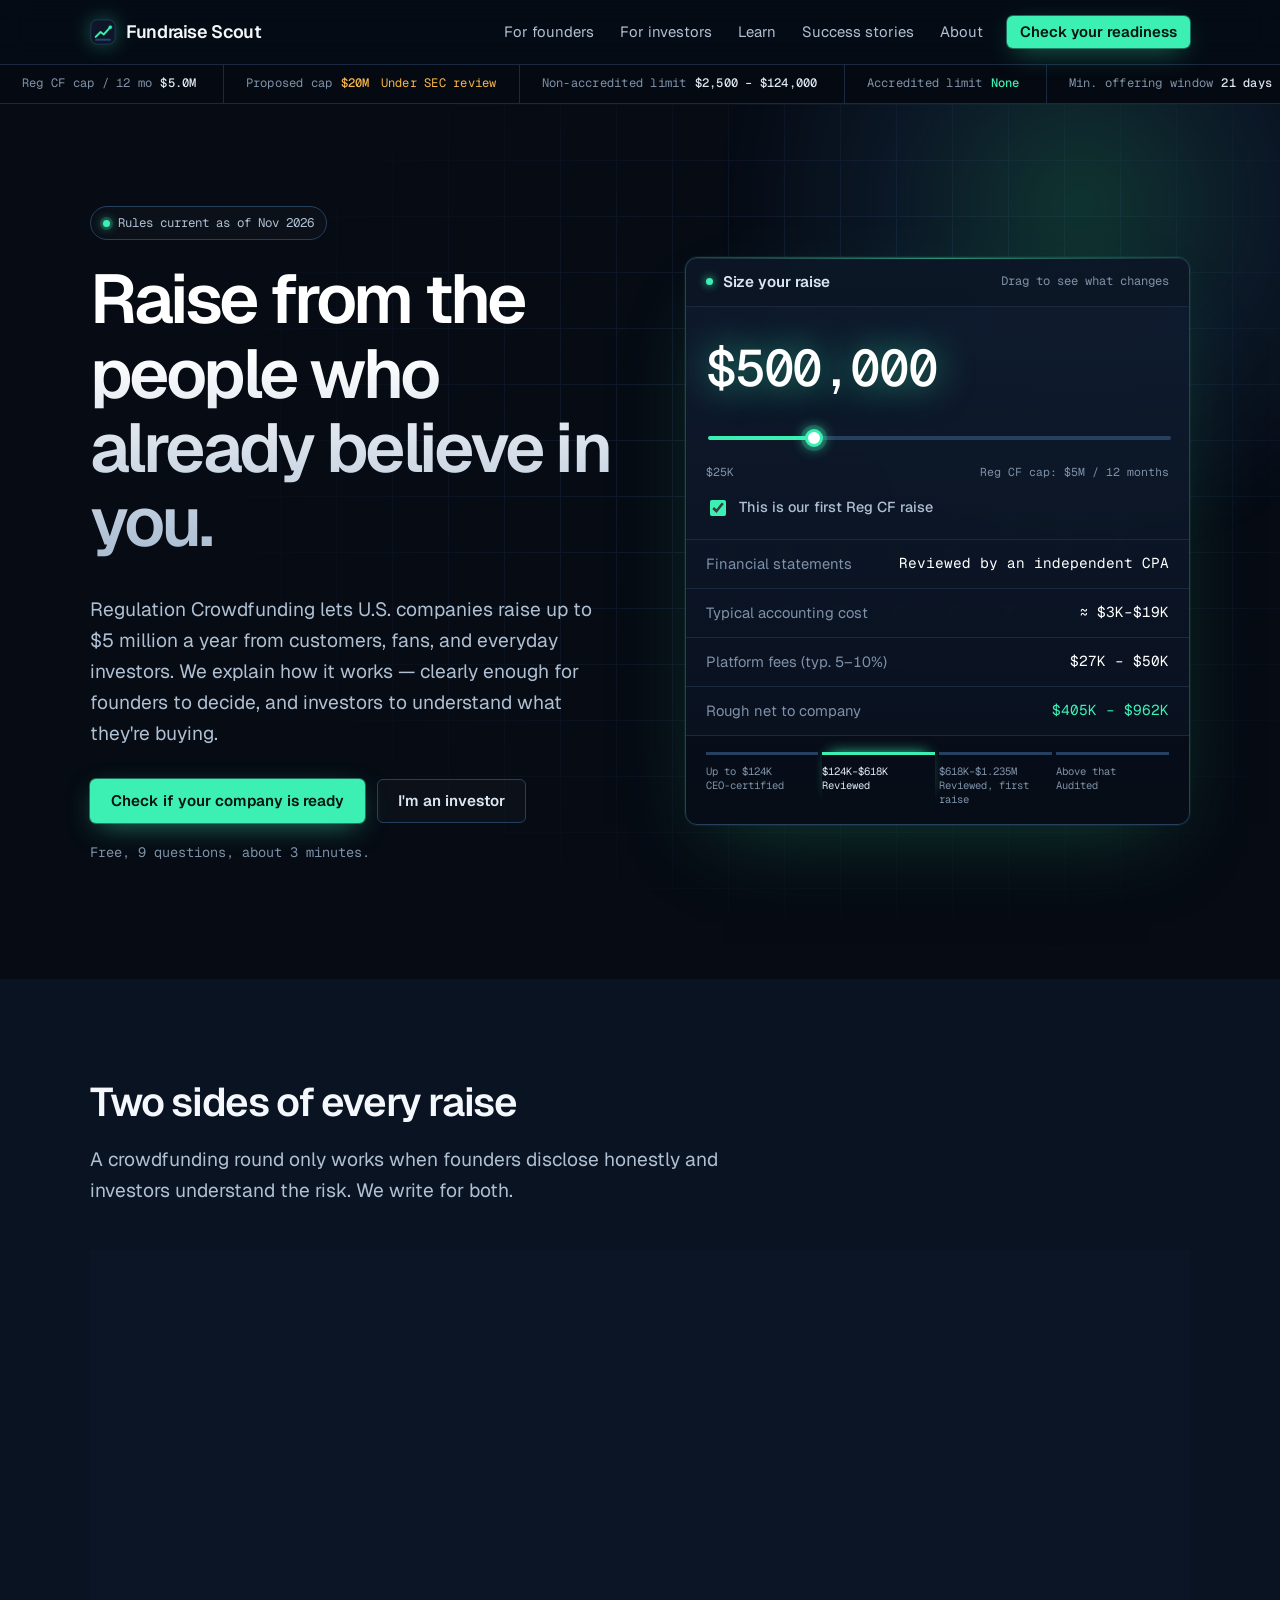
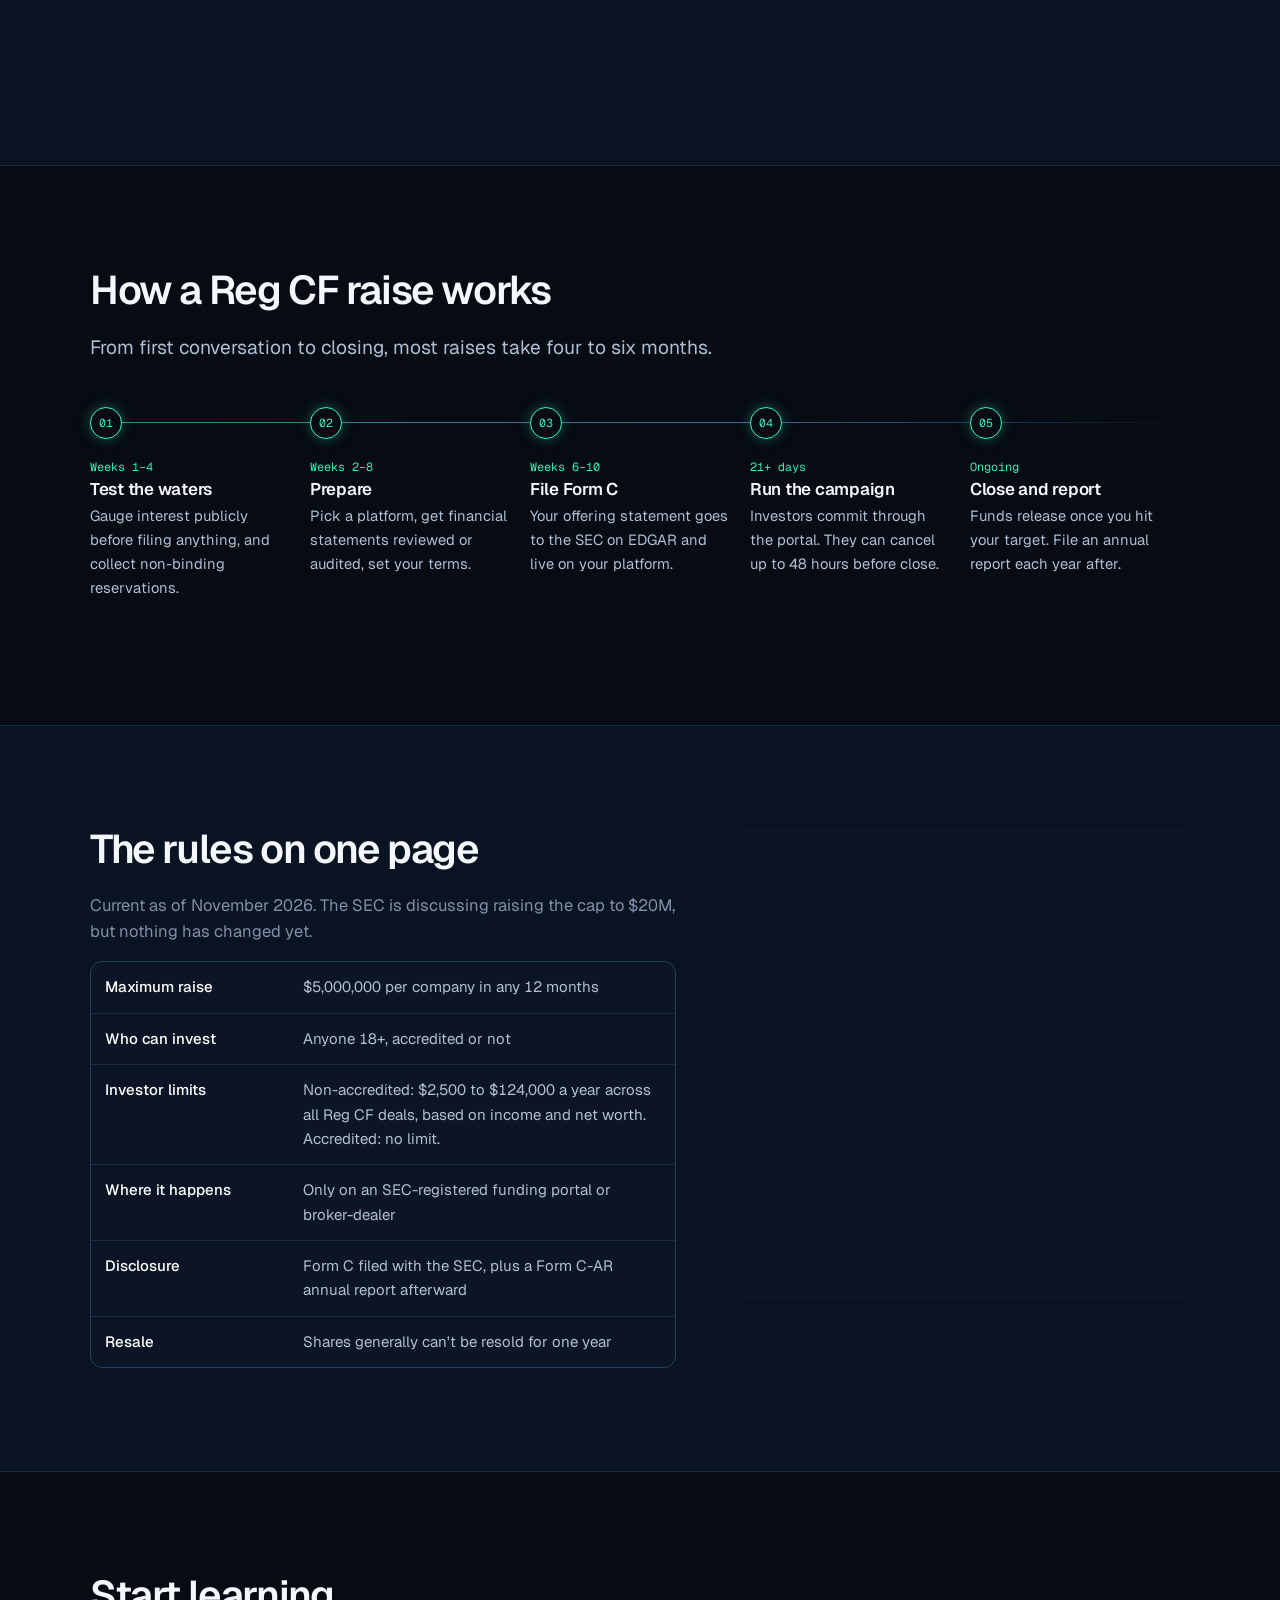
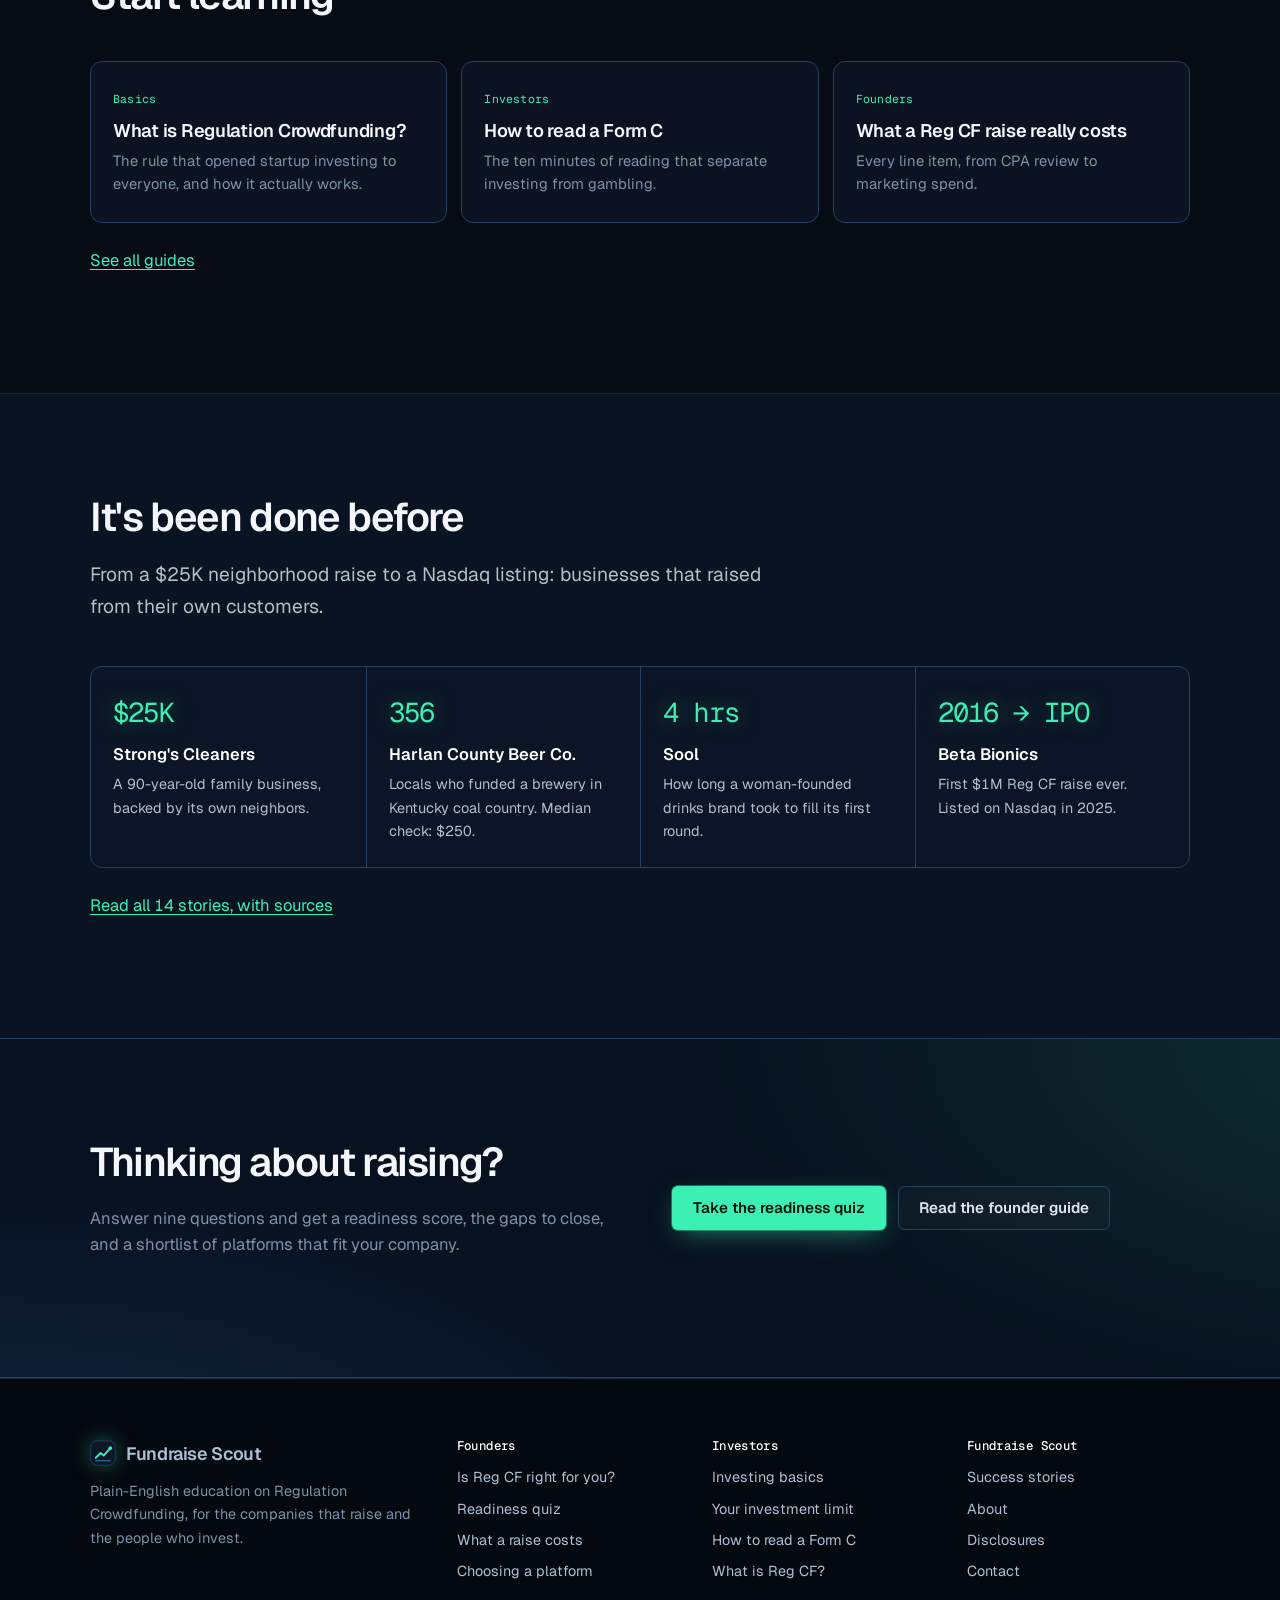
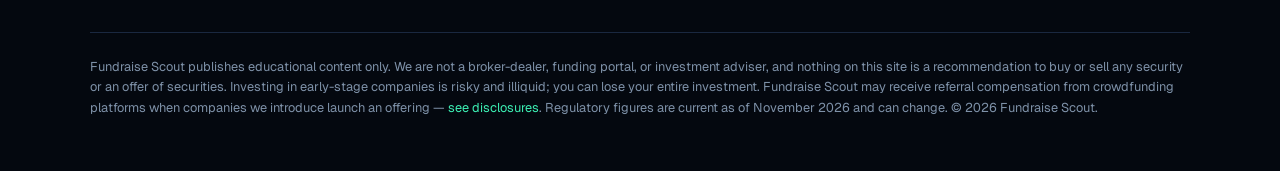
<file: index.html>
<!doctype html>
<html lang="en">
<head>
<meta charset="utf-8">
<meta name="viewport" content="width=device-width, initial-scale=1">
<title>Fundraise Scout: Reg CF & Equity Crowdfunding Explained</title>
<meta name="description" content="Plain-English guides to Regulation Crowdfunding (Reg CF) for founders raising capital and investors backing startups. Costs, rules, limits and success stories.">
<link rel="canonical" href="https://www.fundraisescout.com/">

<meta property="og:site_name" content="Fundraise Scout">
<meta property="og:title" content="Fundraise Scout: Reg CF & Equity Crowdfunding Explained">
<meta property="og:description" content="Plain-English guides to Regulation Crowdfunding (Reg CF) for founders raising capital and investors backing startups. Costs, rules, limits and success stories.">
<meta property="og:type" content="website">
<meta property="og:url" content="https://www.fundraisescout.com/">
<meta property="og:image" content="https://www.fundraisescout.com/assets/og-image.png">
<meta property="og:image:width" content="1200">
<meta property="og:image:height" content="630">
<meta property="og:image:alt" content="Fundraise Scout: Regulation Crowdfunding, explained">
<meta property="og:locale" content="en_US">
<meta name="twitter:card" content="summary_large_image">
<meta name="twitter:title" content="Fundraise Scout: Reg CF & Equity Crowdfunding Explained">
<meta name="twitter:description" content="Plain-English guides to Regulation Crowdfunding (Reg CF) for founders raising capital and investors backing startups. Costs, rules, limits and success stories.">
<meta name="twitter:image" content="https://www.fundraisescout.com/assets/og-image.png">
<meta name="theme-color" content="#060B14">
<link rel="icon" href="/assets/favicon.svg" type="image/svg+xml">
<link rel="icon" href="/assets/favicon-32.png" sizes="32x32" type="image/png">
<link rel="apple-touch-icon" href="/assets/apple-touch-icon.png">
<script type="application/ld+json">{"@context": "https://schema.org", "@graph": [{"@type": "Organization", "@id": "https://www.fundraisescout.com/#org", "name": "Fundraise Scout", "url": "https://www.fundraisescout.com/", "logo": {"@type": "ImageObject", "url": "https://www.fundraisescout.com/assets/logo-512.png", "width": 512, "height": 512}, "description": "Plain-English education on Regulation Crowdfunding (Reg CF) for founders raising capital and the investors who back them."}, {"@type": "WebSite", "@id": "https://www.fundraisescout.com/#website", "url": "https://www.fundraisescout.com/", "name": "Fundraise Scout", "description": "Plain-English education on Regulation Crowdfunding (Reg CF) for founders raising capital and the investors who back them.", "publisher": {"@id": "https://www.fundraisescout.com/#org"}, "inLanguage": "en-US"}]}</script>
<link rel="preconnect" href="https://fonts.googleapis.com">
<link rel="preconnect" href="https://fonts.gstatic.com" crossorigin>
<link href="https://fonts.googleapis.com/css2?family=Geist:wght@400;500;600;700&family=Geist+Mono:wght@400;500&display=swap" rel="stylesheet">
<link rel="stylesheet" href="/assets/styles.css">
<script src="/assets/config.js"></script>
<script>if(!(window.matchMedia&&matchMedia("(prefers-reduced-motion: reduce)").matches))document.documentElement.classList.add("js-motion")</script>
<script src="/assets/main.js" defer></script>
<script src="/assets/motion.js" defer></script>
</head>
<body>
<a class="skip" href="#main">Skip to content</a>
<header class="site-header">
  <div class="wrap">
    <a class="brand" href="/"><svg class="brand-mark" viewBox="0 0 32 32" aria-hidden="true"><rect x="1" y="1" width="30" height="30" rx="8" fill="#0D1727" stroke="#27405F"/><path d="M7 22 L13 16 L17 19 L25 10" fill="none" stroke="#3CF0B4" stroke-width="2.4" stroke-linecap="round" stroke-linejoin="round"/><circle cx="25" cy="10" r="2.2" fill="#3CF0B4"/><path d="M7 25.5 H25" stroke="#4DA3FF" stroke-width="1.2" stroke-linecap="round" opacity=".7"/></svg>Fundraise Scout</a>
    <button class="nav-toggle" aria-expanded="false" aria-controls="nav" aria-label="Menu">
      <svg width="20" height="20" viewBox="0 0 20 20" aria-hidden="true"><path d="M3 6h14M3 10h14M3 14h14" stroke="currentColor" stroke-width="1.8" stroke-linecap="round"/></svg>
    </button>
    <nav class="nav" id="nav" aria-label="Main"><a href="/founders">For founders</a><a href="/investors">For investors</a><a href="/learn">Learn</a><a href="/stories">Success stories</a><a href="/about">About</a><a class="btn btn-primary btn-sm" href="/quiz">Check your readiness</a></nav>
  </div>
</header>
<div class="ticker" role="region" aria-label="Key Reg CF figures"><div class="ticker-track"><ul><li>Reg CF cap / 12 mo<b class="">$5.0M</b></li><li>Proposed cap<b class="pend">$20M</b> <span class="pend">Under SEC review</span></li><li>Non-accredited limit<b class="">$2,500 – $124,000</b></li><li>Accredited limit<b class="up">None</b></li><li>Min. offering window<b class="">21 days</b></li><li>Investor cancel window<b class="">48h before close</b></li><li>Resale restriction<b class="">12 months</b></li><li>Audit required above<b class="">$1.235M</b></li><li>Reg A+ Tier 2 cap<b class="">$75M</b></li></ul><ul aria-hidden="true"><li>Reg CF cap / 12 mo<b class="">$5.0M</b></li><li>Proposed cap<b class="pend">$20M</b> <span class="pend">Under SEC review</span></li><li>Non-accredited limit<b class="">$2,500 – $124,000</b></li><li>Accredited limit<b class="up">None</b></li><li>Min. offering window<b class="">21 days</b></li><li>Investor cancel window<b class="">48h before close</b></li><li>Resale restriction<b class="">12 months</b></li><li>Audit required above<b class="">$1.235M</b></li><li>Reg A+ Tier 2 cap<b class="">$75M</b></li></ul></div></div>
<main id="main">
<section class="hero">
  <div class="wrap hero-grid">
    <div>
      <p class="status">Rules current as of Nov 2026</p>
      <h1>Raise from the people who already believe in you.</h1>
      <p class="lede">Regulation Crowdfunding lets U.S. companies raise up to $5 million a year from customers, fans, and everyday investors. We explain how it works — clearly enough for founders to decide, and investors to understand what they're buying.</p>
      <div class="btn-row">
        <a class="btn btn-primary" href="/quiz">Check if your company is ready</a>
        <a class="btn btn-ghost" href="/investors">I'm an investor</a>
      </div>
      <p class="hero-note">Free, 9 questions, about 3 minutes.</p>
    </div>

    <div class="sizer" data-sizer>
      <div class="sizer-head"><h2>Size your raise</h2><span>Drag to see what changes</span></div>
      <div class="sizer-amount" data-out="amount" aria-live="polite">$500,000</div>
      <div class="sizer-range"><label class="sr-only" for="amt">Target raise amount</label><input id="amt" type="range" step="1"></div>
      <div class="sizer-scale"><span>$25K</span><span>Reg CF cap: $5M / 12 months</span></div>
      <label class="sizer-toggle"><input type="checkbox" checked> This is our first Reg CF raise</label>
      <dl class="ledger mb-0">
        <div class="ledger-row"><dt>Financial statements</dt><dd data-out="fs">Reviewed</dd></div>
        <div class="ledger-row"><dt>Typical accounting cost</dt><dd data-out="fscost">—</dd></div>
        <div class="ledger-row"><dt>Platform fees (typ. 5–10%)</dt><dd data-out="fee">—</dd></div>
        <div class="ledger-row"><dt>Rough net to company</dt><dd data-out="net">—</dd></div>
      </dl>
      <div class="tier-bar" aria-hidden="true">
        <div>Up to $124K<br>CEO-certified</div>
        <div>$124K–$618K<br>Reviewed</div>
        <div>$618K–$1.235M<br>Reviewed, first raise</div>
        <div>Above that<br>Audited</div>
      </div>
    </div>
  </div>
</section>

<section class="section section--tint">
  <div class="wrap">
    <div class="section-head">
      <h2>Two sides of every raise</h2>
      <p class="lede">A crowdfunding round only works when founders disclose honestly and investors understand the risk. We write for both.</p>
    </div>
    <div class="split">
      <div>
        <h3>For founders</h3>
        <ul class="checklist">
          <li>Whether Reg CF fits your stage, sector, and audience</li>
          <li>What a raise really costs, from CPA review to platform fees</li>
          <li>How to choose between funding portals</li>
          <li>Testing the waters before you file</li>
        </ul>
        <a class="btn btn-primary" href="/founders">Start the founder guide</a>
      </div>
      <div>
        <h3>For investors</h3>
        <ul class="checklist">
          <li>How much you're allowed to invest each year</li>
          <li>How to read a Form C and spot red flags</li>
          <li>SAFEs, convertible notes, and equity — what you actually own</li>
          <li>Why you should plan to hold for years</li>
        </ul>
        <a class="btn btn-ghost" href="/investors">Start the investor guide</a>
      </div>
    </div>
  </div>
</section>

<section class="section">
  <div class="wrap">
    <div class="section-head">
      <h2>How a Reg CF raise works</h2>
      <p class="lede">From first conversation to closing, most raises take four to six months.</p>
    </div>
    <ol class="steps">
      <li><p class="when">Weeks 1–4</p><h3>Test the waters</h3><p>Gauge interest publicly before filing anything, and collect non-binding reservations.</p></li>
      <li><p class="when">Weeks 2–8</p><h3>Prepare</h3><p>Pick a platform, get financial statements reviewed or audited, set your terms.</p></li>
      <li><p class="when">Weeks 6–10</p><h3>File Form C</h3><p>Your offering statement goes to the SEC on EDGAR and live on your platform.</p></li>
      <li><p class="when">21+ days</p><h3>Run the campaign</h3><p>Investors commit through the portal. They can cancel up to 48 hours before close.</p></li>
      <li><p class="when">Ongoing</p><h3>Close and report</h3><p>Funds release once you hit your target. File an annual report each year after.</p></li>
    </ol>
  </div>
</section>

<section class="section section--tint">
  <div class="wrap cols cols-wide">
    <div>
      <h2>The rules on one page</h2>
      <p class="muted">Current as of November 2026. The SEC is discussing raising the cap to $20M, but nothing has changed yet.</p>
      <div class="table-scroll">
        <table class="facts">
          <tbody>
            <tr><td>Maximum raise</td><td>$5,000,000 per company in any 12 months</td></tr>
            <tr><td>Who can invest</td><td>Anyone 18+, accredited or not</td></tr>
            <tr><td>Investor limits</td><td>Non-accredited: $2,500 to $124,000 a year across all Reg CF deals, based on income and net worth. Accredited: no limit.</td></tr>
            <tr><td>Where it happens</td><td>Only on an SEC-registered funding portal or broker-dealer</td></tr>
            <tr><td>Disclosure</td><td>Form C filed with the SEC, plus a Form C-AR annual report afterward</td></tr>
            <tr><td>Resale</td><td>Shares generally can't be resold for one year</td></tr>
          </tbody>
        </table>
      </div>
    </div>
    <div>
      <div class="panel">
        <h3 class="mt-0">Get the Reg CF Brief</h3>
        <p class="muted">One email a month: rule changes, notable raises, and a plain-English explainer. For founders and investors.</p>
        <form data-lead="newsletter" data-success="You're subscribed. The next Brief lands early next month.">
          <div class="field"><label for="nl-email">Email</label><input id="nl-email" type="email" name="email" autocomplete="email" required></div>
          <div class="field"><label for="nl-role">I'm mostly a…</label>
            <select id="nl-role" name="role"><option>Investor</option><option>Founder</option><option>Both</option></select></div>
          <div class="hp" aria-hidden="true"><input name="website_hp" tabindex="-1" autocomplete="off"></div>
          <button class="btn btn-primary" type="submit">Subscribe</button>
          <p class="form-msg" role="status"></p>
        </form>
      </div>
    </div>
  </div>
</section>

<section class="section">
  <div class="wrap">
    <div class="section-head"><h2>Start learning</h2></div>
    <div class="articles">
      <a href="/learn/what-is-reg-cf"><span class="tag">Basics</span><h3>What is Regulation Crowdfunding?</h3><p>The rule that opened startup investing to everyone, and how it actually works.</p></a>
      <a href="/learn/how-to-read-a-form-c"><span class="tag">Investors</span><h3>How to read a Form C</h3><p>The ten minutes of reading that separate investing from gambling.</p></a>
      <a href="/learn/cost-of-a-reg-cf-raise"><span class="tag">Founders</span><h3>What a Reg CF raise really costs</h3><p>Every line item, from CPA review to marketing spend.</p></a>
    </div>
    <p class="mt-2"><a href="/learn">See all guides</a></p>
  </div>
</section>

<section class="section section--tint">
  <div class="wrap">
    <div class="section-head">
      <h2>It's been done before</h2>
      <p class="lede">From a $25K neighborhood raise to a Nasdaq listing: businesses that raised from their own customers.</p>
    </div>
    <div class="proof">
      <a href="/stories" class="proof-item"><span class="proof-num">$25K</span><span class="proof-name">Strong's Cleaners</span><span class="proof-txt">A 90-year-old family business, backed by its own neighbors.</span></a>
      <a href="/stories" class="proof-item"><span class="proof-num">356</span><span class="proof-name">Harlan County Beer Co.</span><span class="proof-txt">Locals who funded a brewery in Kentucky coal country. Median check: $250.</span></a>
      <a href="/stories" class="proof-item"><span class="proof-num">4 hrs</span><span class="proof-name">Sool</span><span class="proof-txt">How long a woman-founded drinks brand took to fill its first round.</span></a>
      <a href="/stories" class="proof-item"><span class="proof-num">2016 → IPO</span><span class="proof-name">Beta Bionics</span><span class="proof-txt">First $1M Reg CF raise ever. Listed on Nasdaq in 2025.</span></a>
    </div>
    <p class="mt-2"><a href="/stories">Read all 14 stories, with sources</a></p>
  </div>
</section>

<section class="section section--ink">
  <div class="wrap cols" style="align-items:center">
    <div>
      <h2>Thinking about raising?</h2>
      <p class="muted">Answer nine questions and get a readiness score, the gaps to close, and a shortlist of platforms that fit your company.</p>
    </div>
    <div class="btn-row"><a class="btn btn-primary" href="/quiz">Take the readiness quiz</a><a class="btn btn-ghost" href="/founders">Read the founder guide</a></div>
  </div>
</section>

</main>
<footer class="site-footer">
  <div class="wrap">
    <div class="foot-grid">
      <div>
        <a class="brand" href="/"><svg class="brand-mark" viewBox="0 0 32 32" aria-hidden="true"><rect x="1" y="1" width="30" height="30" rx="8" fill="#0D1727" stroke="#27405F"/><path d="M7 22 L13 16 L17 19 L25 10" fill="none" stroke="#3CF0B4" stroke-width="2.4" stroke-linecap="round" stroke-linejoin="round"/><circle cx="25" cy="10" r="2.2" fill="#3CF0B4"/><path d="M7 25.5 H25" stroke="#4DA3FF" stroke-width="1.2" stroke-linecap="round" opacity=".7"/></svg>Fundraise Scout</a>
        <p>Plain-English education on Regulation Crowdfunding, for the companies that raise and the people who invest.</p>
      </div>
      <div><h4>Founders</h4><ul>
        <li><a href="/founders">Is Reg CF right for you?</a></li>
        <li><a href="/quiz">Readiness quiz</a></li>
        <li><a href="/learn/cost-of-a-reg-cf-raise">What a raise costs</a></li>
        <li><a href="/learn/choosing-a-funding-portal">Choosing a platform</a></li></ul></div>
      <div><h4>Investors</h4><ul>
        <li><a href="/investors">Investing basics</a></li>
        <li><a href="/investors#limit">Your investment limit</a></li>
        <li><a href="/learn/how-to-read-a-form-c">How to read a Form C</a></li>
        <li><a href="/learn/what-is-reg-cf">What is Reg CF?</a></li></ul></div>
      <div><h4>Fundraise Scout</h4><ul>
        <li><a href="/stories">Success stories</a></li>
        <li><a href="/about">About</a></li>
        <li><a href="/about#disclosures">Disclosures</a></li>
        <li><a href="/about#contact">Contact</a></li></ul></div>
    </div>
    <p class="disclaimer">Fundraise Scout publishes educational content only. We are not a broker-dealer, funding portal, or investment adviser, and nothing on this site is a recommendation to buy or sell any security or an offer of securities. Investing in early-stage companies is risky and illiquid; you can lose your entire investment. Fundraise Scout may receive referral compensation from crowdfunding platforms when companies we introduce launch an offering — <a href="/about#disclosures">see disclosures</a>. Regulatory figures are current as of November 2026 and can change. &copy; <span data-year></span> Fundraise Scout.</p>
  </div>
</footer>
</body>
</html>
</file>
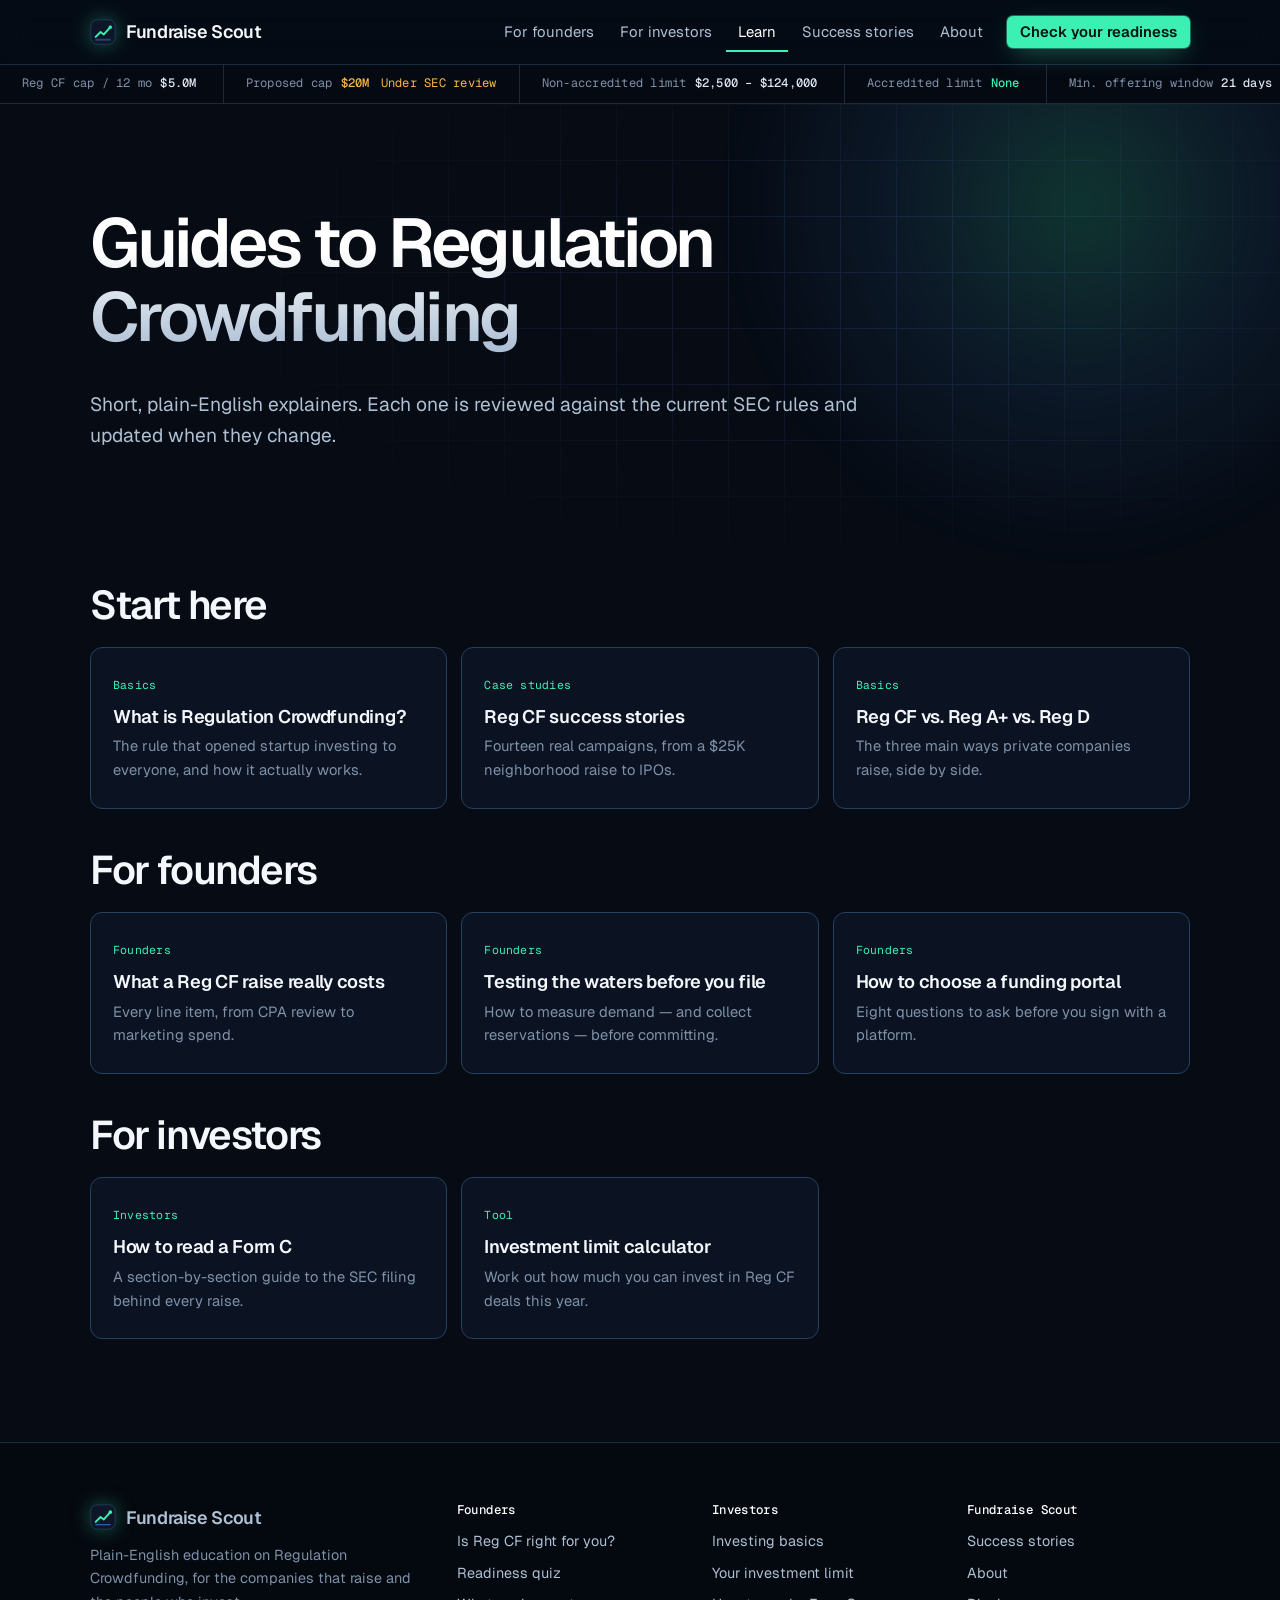
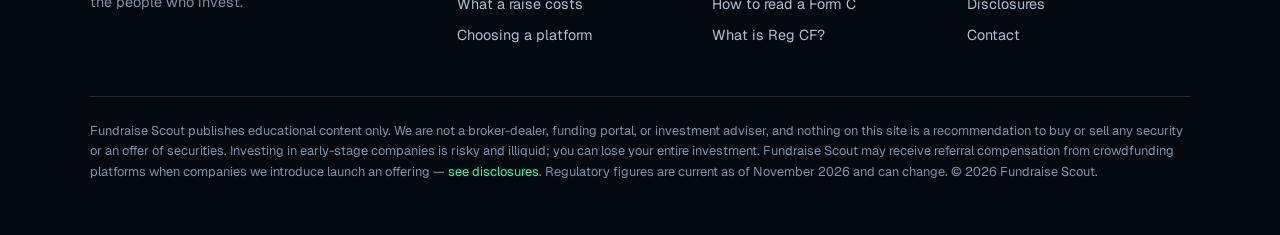
<file: learn/index.html>
<!doctype html>
<html lang="en">
<head>
<meta charset="utf-8">
<meta name="viewport" content="width=device-width, initial-scale=1">
<title>Regulation Crowdfunding Guides | Fundraise Scout</title>
<meta name="description" content="Plain-English guides to Regulation Crowdfunding (Reg CF): how it works, what a raise costs, reading a Form C, and choosing a funding portal.">
<link rel="canonical" href="https://www.fundraisescout.com/learn">

<meta property="og:site_name" content="Fundraise Scout">
<meta property="og:title" content="Regulation Crowdfunding Guides">
<meta property="og:description" content="Plain-English guides to Regulation Crowdfunding (Reg CF): how it works, what a raise costs, reading a Form C, and choosing a funding portal.">
<meta property="og:type" content="website">
<meta property="og:url" content="https://www.fundraisescout.com/learn">
<meta property="og:image" content="https://www.fundraisescout.com/assets/og-image.png">
<meta property="og:image:width" content="1200">
<meta property="og:image:height" content="630">
<meta property="og:image:alt" content="Fundraise Scout: Regulation Crowdfunding, explained">
<meta property="og:locale" content="en_US">
<meta name="twitter:card" content="summary_large_image">
<meta name="twitter:title" content="Regulation Crowdfunding Guides">
<meta name="twitter:description" content="Plain-English guides to Regulation Crowdfunding (Reg CF): how it works, what a raise costs, reading a Form C, and choosing a funding portal.">
<meta name="twitter:image" content="https://www.fundraisescout.com/assets/og-image.png">
<meta name="theme-color" content="#060B14">
<link rel="icon" href="/assets/favicon.svg" type="image/svg+xml">
<link rel="icon" href="/assets/favicon-32.png" sizes="32x32" type="image/png">
<link rel="apple-touch-icon" href="/assets/apple-touch-icon.png">
<script type="application/ld+json">{"@context": "https://schema.org", "@graph": [{"@type": "BreadcrumbList", "itemListElement": [{"@type": "ListItem", "position": 1, "name": "Home", "item": "https://www.fundraisescout.com/"}, {"@type": "ListItem", "position": 2, "name": "Regulation Crowdfunding Guides", "item": "https://www.fundraisescout.com/learn"}]}]}</script>
<link rel="preconnect" href="https://fonts.googleapis.com">
<link rel="preconnect" href="https://fonts.gstatic.com" crossorigin>
<link href="https://fonts.googleapis.com/css2?family=Geist:wght@400;500;600;700&family=Geist+Mono:wght@400;500&display=swap" rel="stylesheet">
<link rel="stylesheet" href="/assets/styles.css">
<script src="/assets/config.js"></script>
<script>if(!(window.matchMedia&&matchMedia("(prefers-reduced-motion: reduce)").matches))document.documentElement.classList.add("js-motion")</script>
<script src="/assets/main.js" defer></script>
<script src="/assets/motion.js" defer></script>
</head>
<body>
<a class="skip" href="#main">Skip to content</a>
<header class="site-header">
  <div class="wrap">
    <a class="brand" href="/"><svg class="brand-mark" viewBox="0 0 32 32" aria-hidden="true"><rect x="1" y="1" width="30" height="30" rx="8" fill="#0D1727" stroke="#27405F"/><path d="M7 22 L13 16 L17 19 L25 10" fill="none" stroke="#3CF0B4" stroke-width="2.4" stroke-linecap="round" stroke-linejoin="round"/><circle cx="25" cy="10" r="2.2" fill="#3CF0B4"/><path d="M7 25.5 H25" stroke="#4DA3FF" stroke-width="1.2" stroke-linecap="round" opacity=".7"/></svg>Fundraise Scout</a>
    <button class="nav-toggle" aria-expanded="false" aria-controls="nav" aria-label="Menu">
      <svg width="20" height="20" viewBox="0 0 20 20" aria-hidden="true"><path d="M3 6h14M3 10h14M3 14h14" stroke="currentColor" stroke-width="1.8" stroke-linecap="round"/></svg>
    </button>
    <nav class="nav" id="nav" aria-label="Main"><a href="/founders">For founders</a><a href="/investors">For investors</a><a href="/learn" aria-current=page>Learn</a><a href="/stories">Success stories</a><a href="/about">About</a><a class="btn btn-primary btn-sm" href="/quiz">Check your readiness</a></nav>
  </div>
</header>
<div class="ticker" role="region" aria-label="Key Reg CF figures"><div class="ticker-track"><ul><li>Reg CF cap / 12 mo<b class="">$5.0M</b></li><li>Proposed cap<b class="pend">$20M</b> <span class="pend">Under SEC review</span></li><li>Non-accredited limit<b class="">$2,500 – $124,000</b></li><li>Accredited limit<b class="up">None</b></li><li>Min. offering window<b class="">21 days</b></li><li>Investor cancel window<b class="">48h before close</b></li><li>Resale restriction<b class="">12 months</b></li><li>Audit required above<b class="">$1.235M</b></li><li>Reg A+ Tier 2 cap<b class="">$75M</b></li></ul><ul aria-hidden="true"><li>Reg CF cap / 12 mo<b class="">$5.0M</b></li><li>Proposed cap<b class="pend">$20M</b> <span class="pend">Under SEC review</span></li><li>Non-accredited limit<b class="">$2,500 – $124,000</b></li><li>Accredited limit<b class="up">None</b></li><li>Min. offering window<b class="">21 days</b></li><li>Investor cancel window<b class="">48h before close</b></li><li>Resale restriction<b class="">12 months</b></li><li>Audit required above<b class="">$1.235M</b></li><li>Reg A+ Tier 2 cap<b class="">$75M</b></li></ul></div></div>
<main id="main">
<section class="hero">
  <div class="wrap">
    <h1 style="max-width:16ch">Guides to Regulation Crowdfunding</h1>
    <p class="lede">Short, plain-English explainers. Each one is reviewed against the current SEC rules and updated when they change.</p>
  </div>
</section>
<section class="section" style="padding-top:0">
  <div class="wrap">
    <h2>Start here</h2>
    <div class="articles">
      <a href="/learn/what-is-reg-cf"><span class="tag">Basics</span><h3>What is Regulation Crowdfunding?</h3><p>The rule that opened startup investing to everyone, and how it actually works.</p></a>
      <a href="/stories"><span class="tag">Case studies</span><h3>Reg CF success stories</h3><p>Fourteen real campaigns, from a $25K neighborhood raise to IPOs.</p></a>
      <a href="/learn/reg-cf-vs-reg-a-vs-reg-d"><span class="tag">Basics</span><h3>Reg CF vs. Reg A+ vs. Reg D</h3><p>The three main ways private companies raise, side by side.</p></a>
    </div>
    <h2 class="mt-3">For founders</h2>
    <div class="articles">
      <a href="/learn/cost-of-a-reg-cf-raise"><span class="tag">Founders</span><h3>What a Reg CF raise really costs</h3><p>Every line item, from CPA review to marketing spend.</p></a>
      <a href="/learn/testing-the-waters"><span class="tag">Founders</span><h3>Testing the waters before you file</h3><p>How to measure demand — and collect reservations — before committing.</p></a>
      <a href="/learn/choosing-a-funding-portal"><span class="tag">Founders</span><h3>How to choose a funding portal</h3><p>Eight questions to ask before you sign with a platform.</p></a>
    </div>
    <h2 class="mt-3">For investors</h2>
    <div class="articles">
      <a href="/learn/how-to-read-a-form-c"><span class="tag">Investors</span><h3>How to read a Form C</h3><p>A section-by-section guide to the SEC filing behind every raise.</p></a>
      <a href="/investors#limit"><span class="tag">Tool</span><h3>Investment limit calculator</h3><p>Work out how much you can invest in Reg CF deals this year.</p></a>
    </div>
  </div>
</section>

</main>
<footer class="site-footer">
  <div class="wrap">
    <div class="foot-grid">
      <div>
        <a class="brand" href="/"><svg class="brand-mark" viewBox="0 0 32 32" aria-hidden="true"><rect x="1" y="1" width="30" height="30" rx="8" fill="#0D1727" stroke="#27405F"/><path d="M7 22 L13 16 L17 19 L25 10" fill="none" stroke="#3CF0B4" stroke-width="2.4" stroke-linecap="round" stroke-linejoin="round"/><circle cx="25" cy="10" r="2.2" fill="#3CF0B4"/><path d="M7 25.5 H25" stroke="#4DA3FF" stroke-width="1.2" stroke-linecap="round" opacity=".7"/></svg>Fundraise Scout</a>
        <p>Plain-English education on Regulation Crowdfunding, for the companies that raise and the people who invest.</p>
      </div>
      <div><h4>Founders</h4><ul>
        <li><a href="/founders">Is Reg CF right for you?</a></li>
        <li><a href="/quiz">Readiness quiz</a></li>
        <li><a href="/learn/cost-of-a-reg-cf-raise">What a raise costs</a></li>
        <li><a href="/learn/choosing-a-funding-portal">Choosing a platform</a></li></ul></div>
      <div><h4>Investors</h4><ul>
        <li><a href="/investors">Investing basics</a></li>
        <li><a href="/investors#limit">Your investment limit</a></li>
        <li><a href="/learn/how-to-read-a-form-c">How to read a Form C</a></li>
        <li><a href="/learn/what-is-reg-cf">What is Reg CF?</a></li></ul></div>
      <div><h4>Fundraise Scout</h4><ul>
        <li><a href="/stories">Success stories</a></li>
        <li><a href="/about">About</a></li>
        <li><a href="/about#disclosures">Disclosures</a></li>
        <li><a href="/about#contact">Contact</a></li></ul></div>
    </div>
    <p class="disclaimer">Fundraise Scout publishes educational content only. We are not a broker-dealer, funding portal, or investment adviser, and nothing on this site is a recommendation to buy or sell any security or an offer of securities. Investing in early-stage companies is risky and illiquid; you can lose your entire investment. Fundraise Scout may receive referral compensation from crowdfunding platforms when companies we introduce launch an offering — <a href="/about#disclosures">see disclosures</a>. Regulatory figures are current as of November 2026 and can change. &copy; <span data-year></span> Fundraise Scout.</p>
  </div>
</footer>
</body>
</html>
</file>
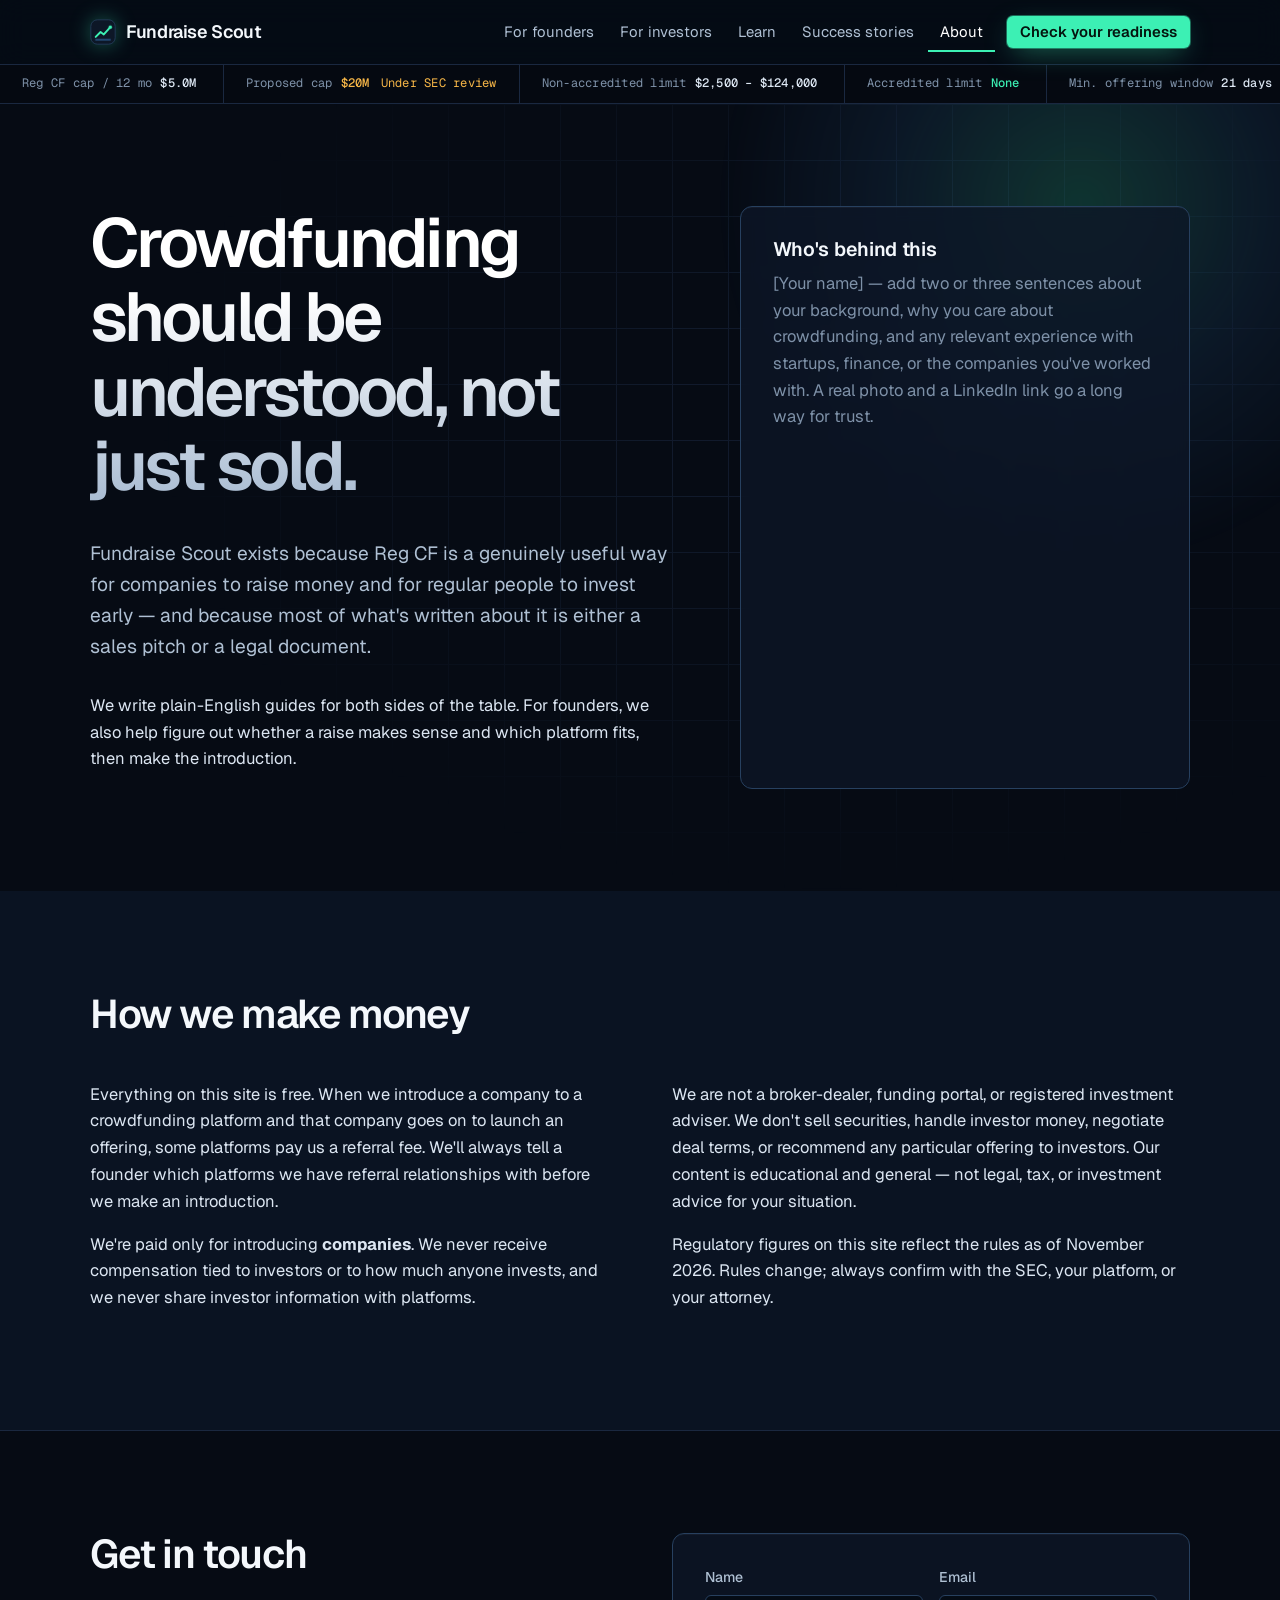
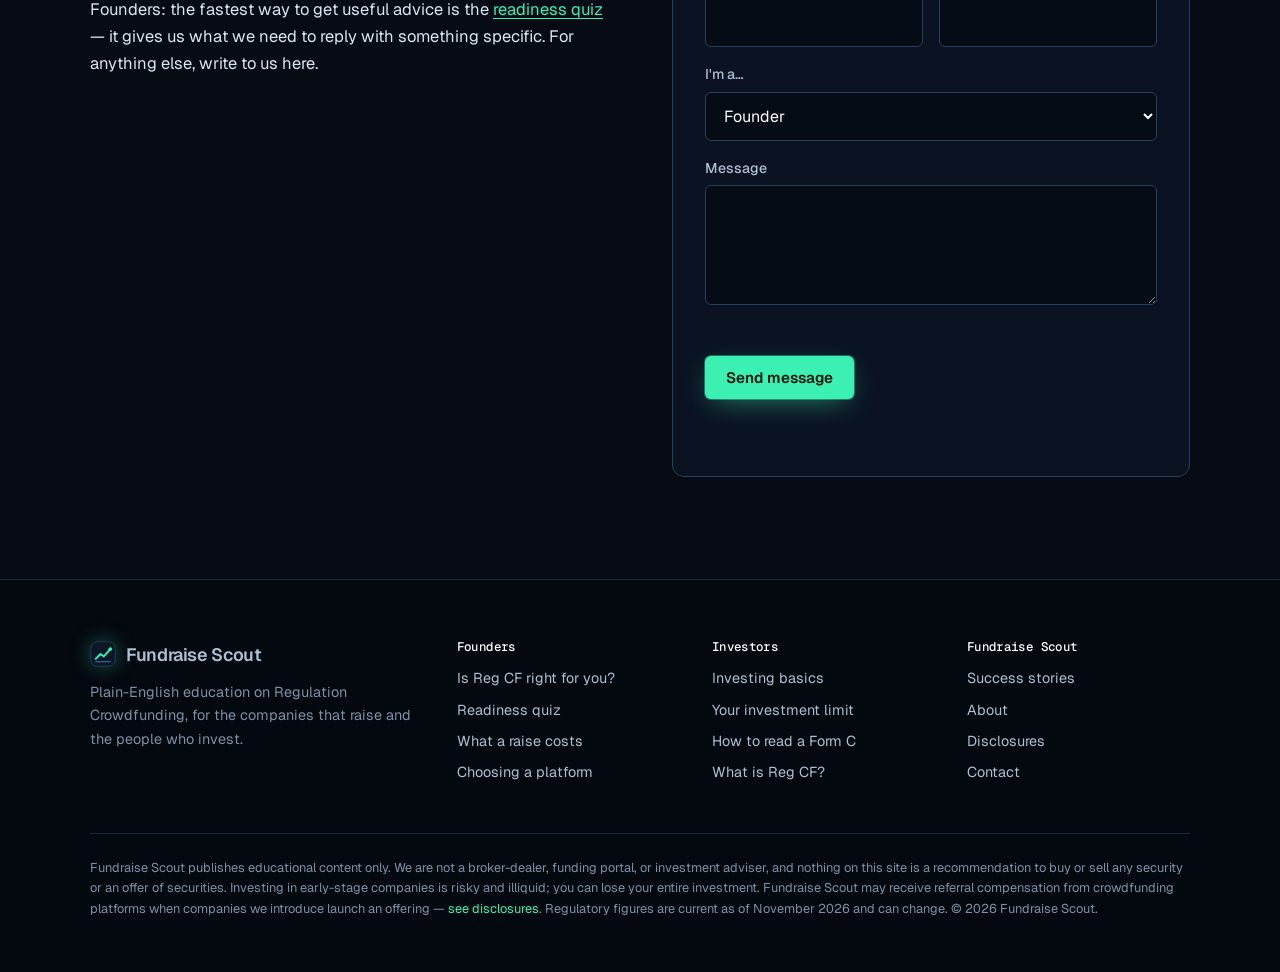
<file: about.html>
<!doctype html>
<html lang="en">
<head>
<meta charset="utf-8">
<meta name="viewport" content="width=device-width, initial-scale=1">
<title>About Us and Disclosures | Fundraise Scout</title>
<meta name="description" content="Who runs Fundraise Scout, how we make money, and how to reach us. Educational content on Regulation Crowdfunding for founders and investors.">
<link rel="canonical" href="https://www.fundraisescout.com/about">

<meta property="og:site_name" content="Fundraise Scout">
<meta property="og:title" content="About Us and Disclosures">
<meta property="og:description" content="Who runs Fundraise Scout, how we make money, and how to reach us. Educational content on Regulation Crowdfunding for founders and investors.">
<meta property="og:type" content="website">
<meta property="og:url" content="https://www.fundraisescout.com/about">
<meta property="og:image" content="https://www.fundraisescout.com/assets/og-image.png">
<meta property="og:image:width" content="1200">
<meta property="og:image:height" content="630">
<meta property="og:image:alt" content="Fundraise Scout: Regulation Crowdfunding, explained">
<meta property="og:locale" content="en_US">
<meta name="twitter:card" content="summary_large_image">
<meta name="twitter:title" content="About Us and Disclosures">
<meta name="twitter:description" content="Who runs Fundraise Scout, how we make money, and how to reach us. Educational content on Regulation Crowdfunding for founders and investors.">
<meta name="twitter:image" content="https://www.fundraisescout.com/assets/og-image.png">
<meta name="theme-color" content="#060B14">
<link rel="icon" href="/assets/favicon.svg" type="image/svg+xml">
<link rel="icon" href="/assets/favicon-32.png" sizes="32x32" type="image/png">
<link rel="apple-touch-icon" href="/assets/apple-touch-icon.png">
<script type="application/ld+json">{"@context": "https://schema.org", "@graph": [{"@type": "BreadcrumbList", "itemListElement": [{"@type": "ListItem", "position": 1, "name": "Home", "item": "https://www.fundraisescout.com/"}, {"@type": "ListItem", "position": 2, "name": "About Us and Disclosures", "item": "https://www.fundraisescout.com/about"}]}]}</script>
<link rel="preconnect" href="https://fonts.googleapis.com">
<link rel="preconnect" href="https://fonts.gstatic.com" crossorigin>
<link href="https://fonts.googleapis.com/css2?family=Geist:wght@400;500;600;700&family=Geist+Mono:wght@400;500&display=swap" rel="stylesheet">
<link rel="stylesheet" href="/assets/styles.css">
<script src="/assets/config.js"></script>
<script>if(!(window.matchMedia&&matchMedia("(prefers-reduced-motion: reduce)").matches))document.documentElement.classList.add("js-motion")</script>
<script src="/assets/main.js" defer></script>
<script src="/assets/motion.js" defer></script>
</head>
<body>
<a class="skip" href="#main">Skip to content</a>
<header class="site-header">
  <div class="wrap">
    <a class="brand" href="/"><svg class="brand-mark" viewBox="0 0 32 32" aria-hidden="true"><rect x="1" y="1" width="30" height="30" rx="8" fill="#0D1727" stroke="#27405F"/><path d="M7 22 L13 16 L17 19 L25 10" fill="none" stroke="#3CF0B4" stroke-width="2.4" stroke-linecap="round" stroke-linejoin="round"/><circle cx="25" cy="10" r="2.2" fill="#3CF0B4"/><path d="M7 25.5 H25" stroke="#4DA3FF" stroke-width="1.2" stroke-linecap="round" opacity=".7"/></svg>Fundraise Scout</a>
    <button class="nav-toggle" aria-expanded="false" aria-controls="nav" aria-label="Menu">
      <svg width="20" height="20" viewBox="0 0 20 20" aria-hidden="true"><path d="M3 6h14M3 10h14M3 14h14" stroke="currentColor" stroke-width="1.8" stroke-linecap="round"/></svg>
    </button>
    <nav class="nav" id="nav" aria-label="Main"><a href="/founders">For founders</a><a href="/investors">For investors</a><a href="/learn">Learn</a><a href="/stories">Success stories</a><a href="/about" aria-current=page>About</a><a class="btn btn-primary btn-sm" href="/quiz">Check your readiness</a></nav>
  </div>
</header>
<div class="ticker" role="region" aria-label="Key Reg CF figures"><div class="ticker-track"><ul><li>Reg CF cap / 12 mo<b class="">$5.0M</b></li><li>Proposed cap<b class="pend">$20M</b> <span class="pend">Under SEC review</span></li><li>Non-accredited limit<b class="">$2,500 – $124,000</b></li><li>Accredited limit<b class="up">None</b></li><li>Min. offering window<b class="">21 days</b></li><li>Investor cancel window<b class="">48h before close</b></li><li>Resale restriction<b class="">12 months</b></li><li>Audit required above<b class="">$1.235M</b></li><li>Reg A+ Tier 2 cap<b class="">$75M</b></li></ul><ul aria-hidden="true"><li>Reg CF cap / 12 mo<b class="">$5.0M</b></li><li>Proposed cap<b class="pend">$20M</b> <span class="pend">Under SEC review</span></li><li>Non-accredited limit<b class="">$2,500 – $124,000</b></li><li>Accredited limit<b class="up">None</b></li><li>Min. offering window<b class="">21 days</b></li><li>Investor cancel window<b class="">48h before close</b></li><li>Resale restriction<b class="">12 months</b></li><li>Audit required above<b class="">$1.235M</b></li><li>Reg A+ Tier 2 cap<b class="">$75M</b></li></ul></div></div>
<main id="main">
<section class="hero">
  <div class="wrap cols cols-wide">
    <div>
      <h1>Crowdfunding should be understood, not just sold.</h1>
      <p class="lede">Fundraise Scout exists because Reg CF is a genuinely useful way for companies to raise money and for regular people to invest early — and because most of what's written about it is either a sales pitch or a legal document.</p>
      <p>We write plain-English guides for both sides of the table. For founders, we also help figure out whether a raise makes sense and which platform fits, then make the introduction.</p>
    </div>
    <div class="panel">
      <h2 class="mt-0 as-h3">Who's behind this</h2>
      <p class="muted mb-0">[Your name] — add two or three sentences about your background, why you care about crowdfunding, and any relevant experience with startups, finance, or the companies you've worked with. A real photo and a LinkedIn link go a long way for trust.</p>
    </div>
  </div>
</section>

<section class="section section--tint" id="disclosures">
  <div class="wrap">
    <div class="section-head"><h2>How we make money</h2></div>
    <div class="cols">
      <div>
        <p>Everything on this site is free. When we introduce a company to a crowdfunding platform and that company goes on to launch an offering, some platforms pay us a referral fee. We'll always tell a founder which platforms we have referral relationships with before we make an introduction.</p>
        <p>We're paid only for introducing <strong>companies</strong>. We never receive compensation tied to investors or to how much anyone invests, and we never share investor information with platforms.</p>
      </div>
      <div>
        <p>We are not a broker-dealer, funding portal, or registered investment adviser. We don't sell securities, handle investor money, negotiate deal terms, or recommend any particular offering to investors. Our content is educational and general — not legal, tax, or investment advice for your situation.</p>
        <p>Regulatory figures on this site reflect the rules as of November 2026. Rules change; always confirm with the SEC, your platform, or your attorney.</p>
      </div>
    </div>
  </div>
</section>

<section class="section" id="contact">
  <div class="wrap cols">
    <div>
      <h2>Get in touch</h2>
      <p>Founders: the fastest way to get useful advice is the <a href="/quiz">readiness quiz</a> — it gives us what we need to reply with something specific. For anything else, write to us here.</p>
    </div>
    <form class="panel" data-lead="contact" data-success="Thanks — we'll reply within two business days.">
      <div class="field-row">
        <div class="field"><label for="cn">Name</label><input id="cn" name="name" type="text" autocomplete="name" required></div>
        <div class="field"><label for="ce">Email</label><input id="ce" name="email" type="email" autocomplete="email" required></div>
      </div>
      <div class="field"><label for="ct">I'm a…</label><select id="ct" name="role"><option>Founder</option><option>Investor</option><option>Platform or service provider</option><option>Other</option></select></div>
      <div class="field"><label for="cm">Message</label><textarea id="cm" name="message" required></textarea></div>
      <div class="hp" aria-hidden="true"><input name="website_hp" tabindex="-1" autocomplete="off"></div>
      <button class="btn btn-primary" type="submit">Send message</button>
      <p class="form-msg" role="status"></p>
    </form>
  </div>
</section>

</main>
<footer class="site-footer">
  <div class="wrap">
    <div class="foot-grid">
      <div>
        <a class="brand" href="/"><svg class="brand-mark" viewBox="0 0 32 32" aria-hidden="true"><rect x="1" y="1" width="30" height="30" rx="8" fill="#0D1727" stroke="#27405F"/><path d="M7 22 L13 16 L17 19 L25 10" fill="none" stroke="#3CF0B4" stroke-width="2.4" stroke-linecap="round" stroke-linejoin="round"/><circle cx="25" cy="10" r="2.2" fill="#3CF0B4"/><path d="M7 25.5 H25" stroke="#4DA3FF" stroke-width="1.2" stroke-linecap="round" opacity=".7"/></svg>Fundraise Scout</a>
        <p>Plain-English education on Regulation Crowdfunding, for the companies that raise and the people who invest.</p>
      </div>
      <div><h4>Founders</h4><ul>
        <li><a href="/founders">Is Reg CF right for you?</a></li>
        <li><a href="/quiz">Readiness quiz</a></li>
        <li><a href="/learn/cost-of-a-reg-cf-raise">What a raise costs</a></li>
        <li><a href="/learn/choosing-a-funding-portal">Choosing a platform</a></li></ul></div>
      <div><h4>Investors</h4><ul>
        <li><a href="/investors">Investing basics</a></li>
        <li><a href="/investors#limit">Your investment limit</a></li>
        <li><a href="/learn/how-to-read-a-form-c">How to read a Form C</a></li>
        <li><a href="/learn/what-is-reg-cf">What is Reg CF?</a></li></ul></div>
      <div><h4>Fundraise Scout</h4><ul>
        <li><a href="/stories">Success stories</a></li>
        <li><a href="/about">About</a></li>
        <li><a href="/about#disclosures">Disclosures</a></li>
        <li><a href="/about#contact">Contact</a></li></ul></div>
    </div>
    <p class="disclaimer">Fundraise Scout publishes educational content only. We are not a broker-dealer, funding portal, or investment adviser, and nothing on this site is a recommendation to buy or sell any security or an offer of securities. Investing in early-stage companies is risky and illiquid; you can lose your entire investment. Fundraise Scout may receive referral compensation from crowdfunding platforms when companies we introduce launch an offering — <a href="/about#disclosures">see disclosures</a>. Regulatory figures are current as of November 2026 and can change. &copy; <span data-year></span> Fundraise Scout.</p>
  </div>
</footer>
</body>
</html>
</file>
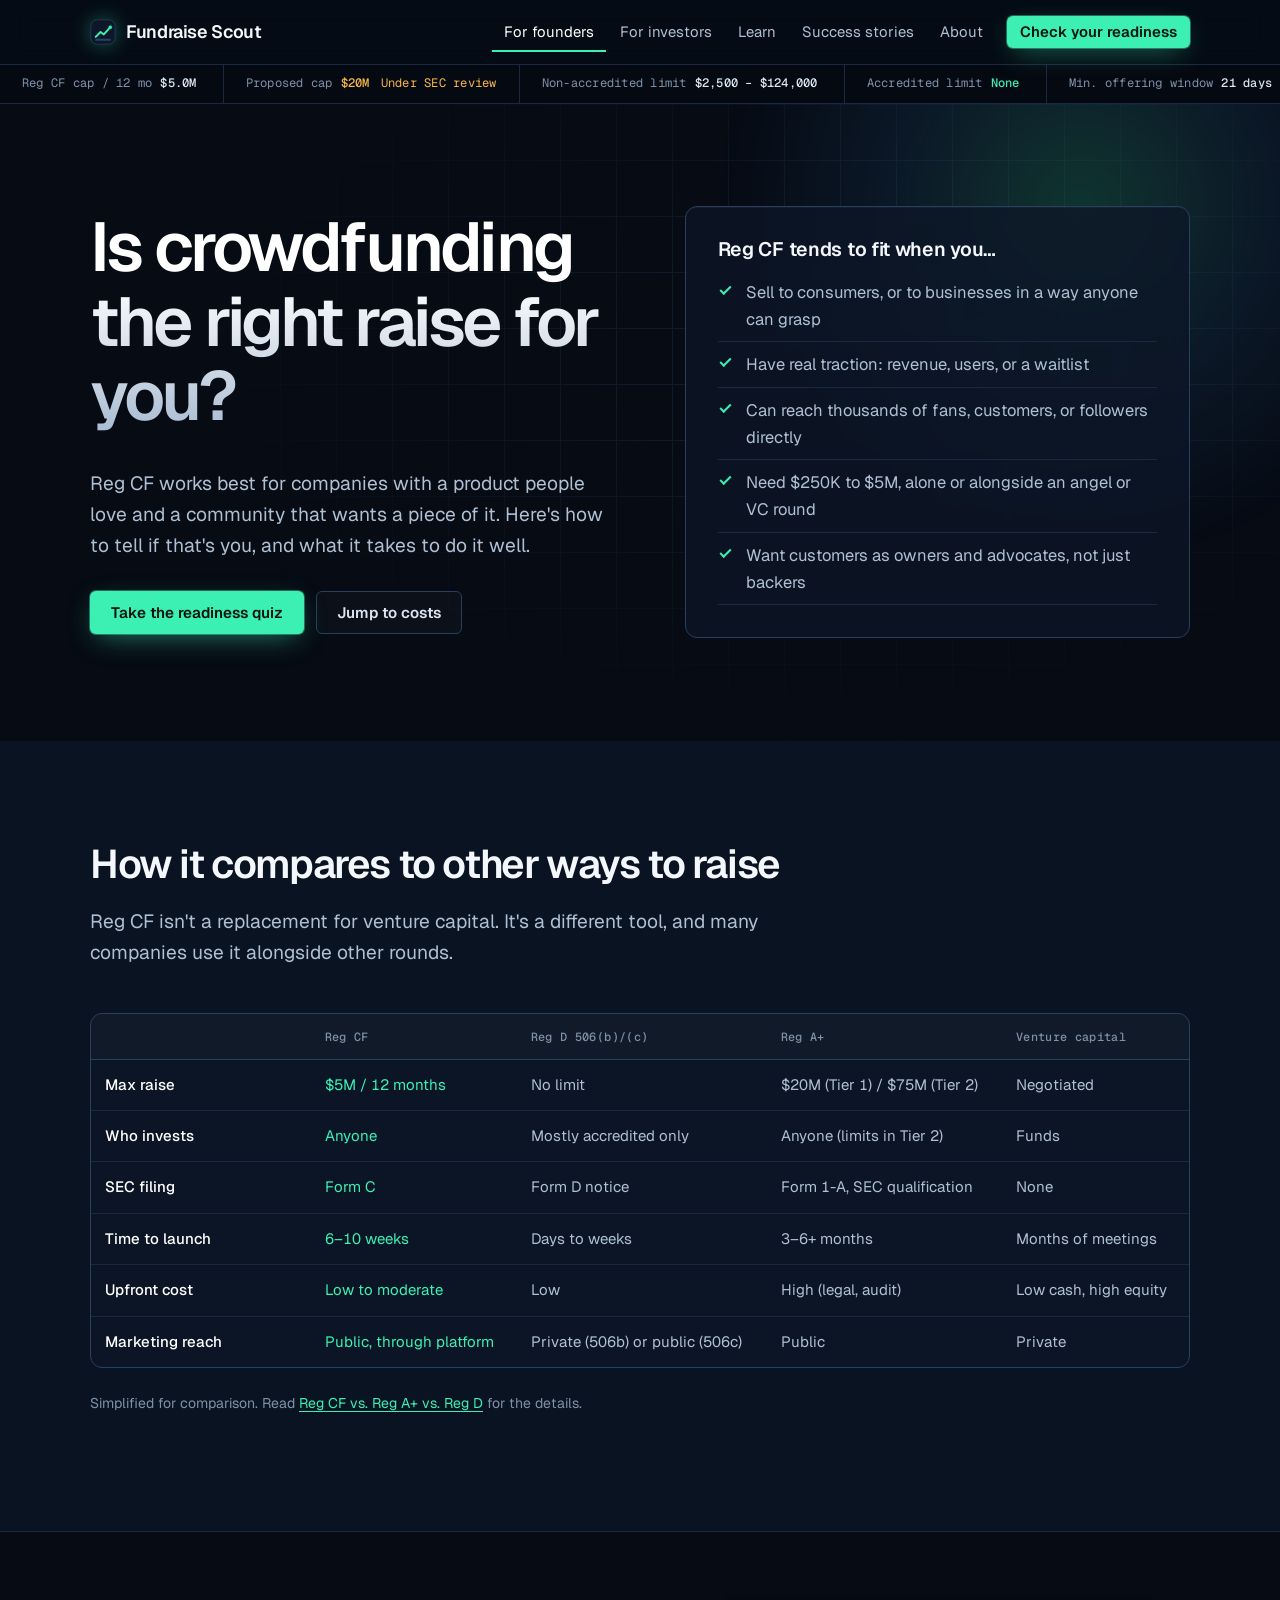
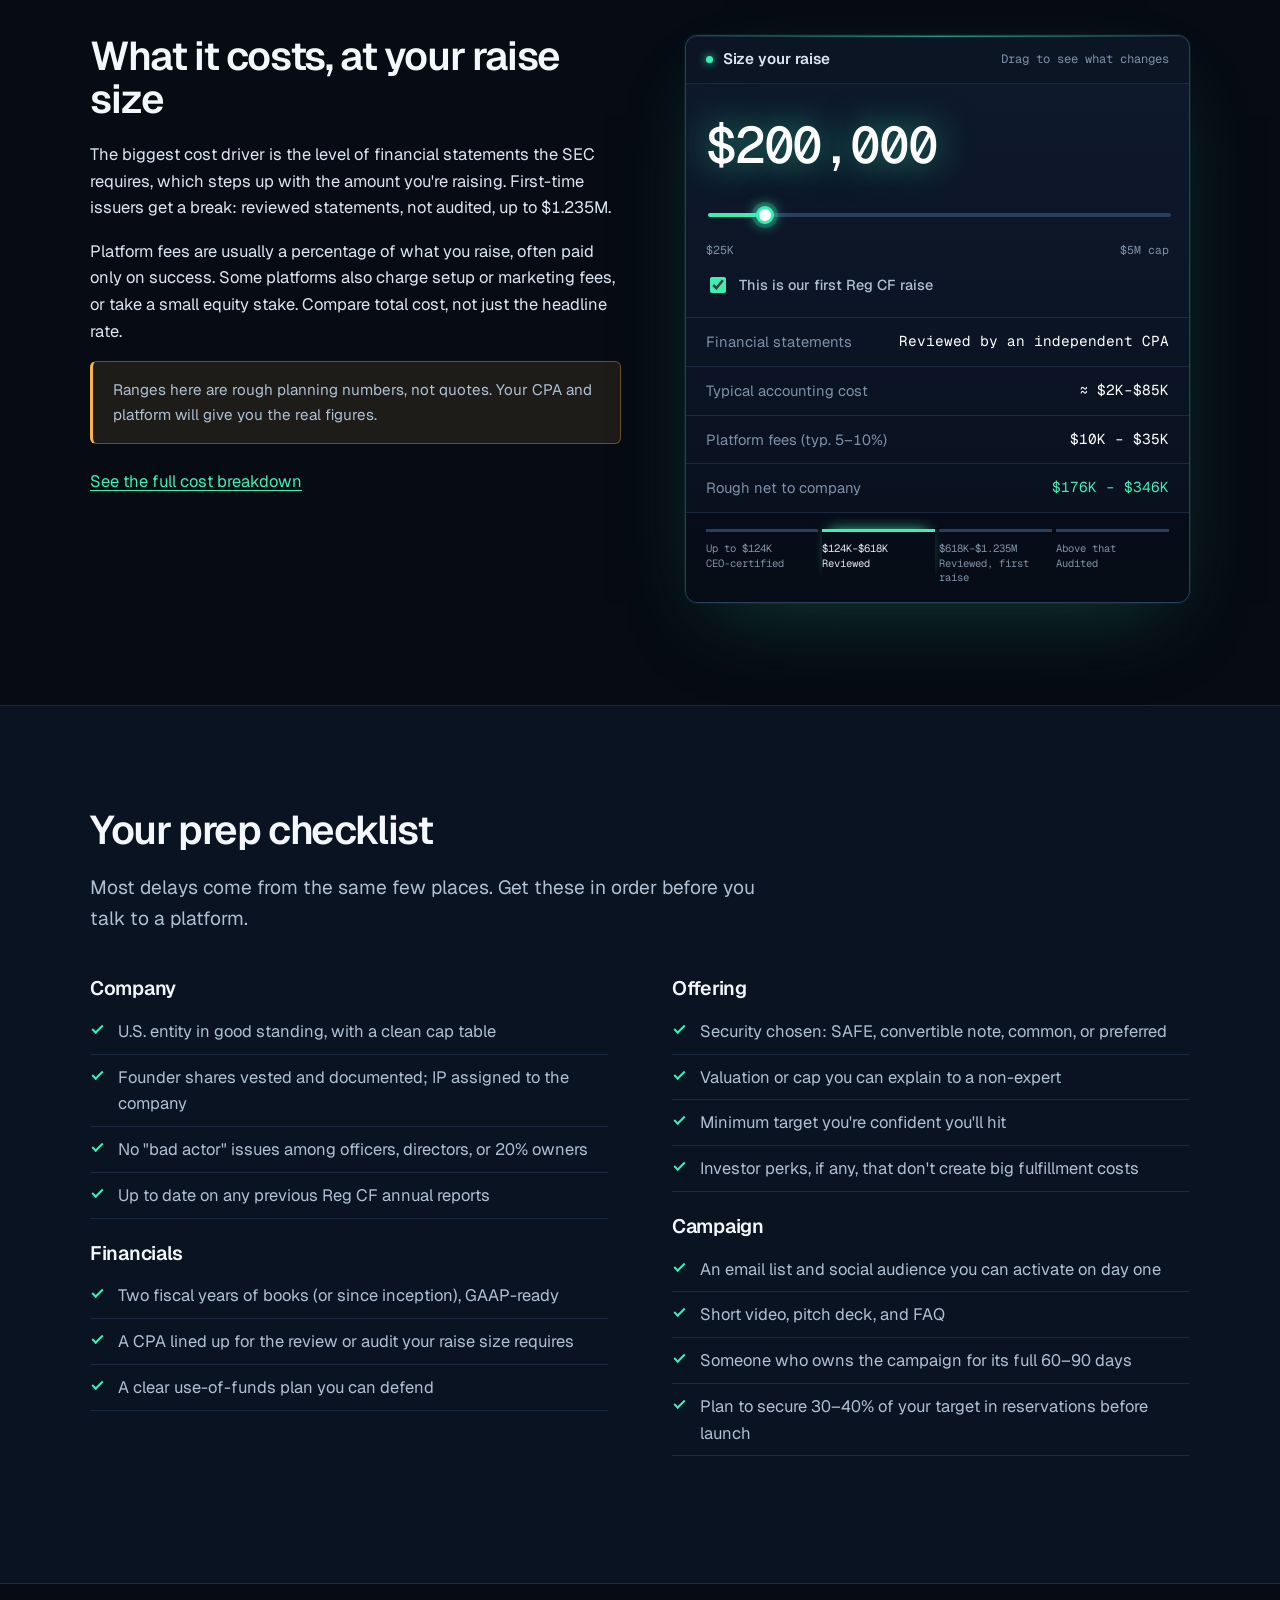
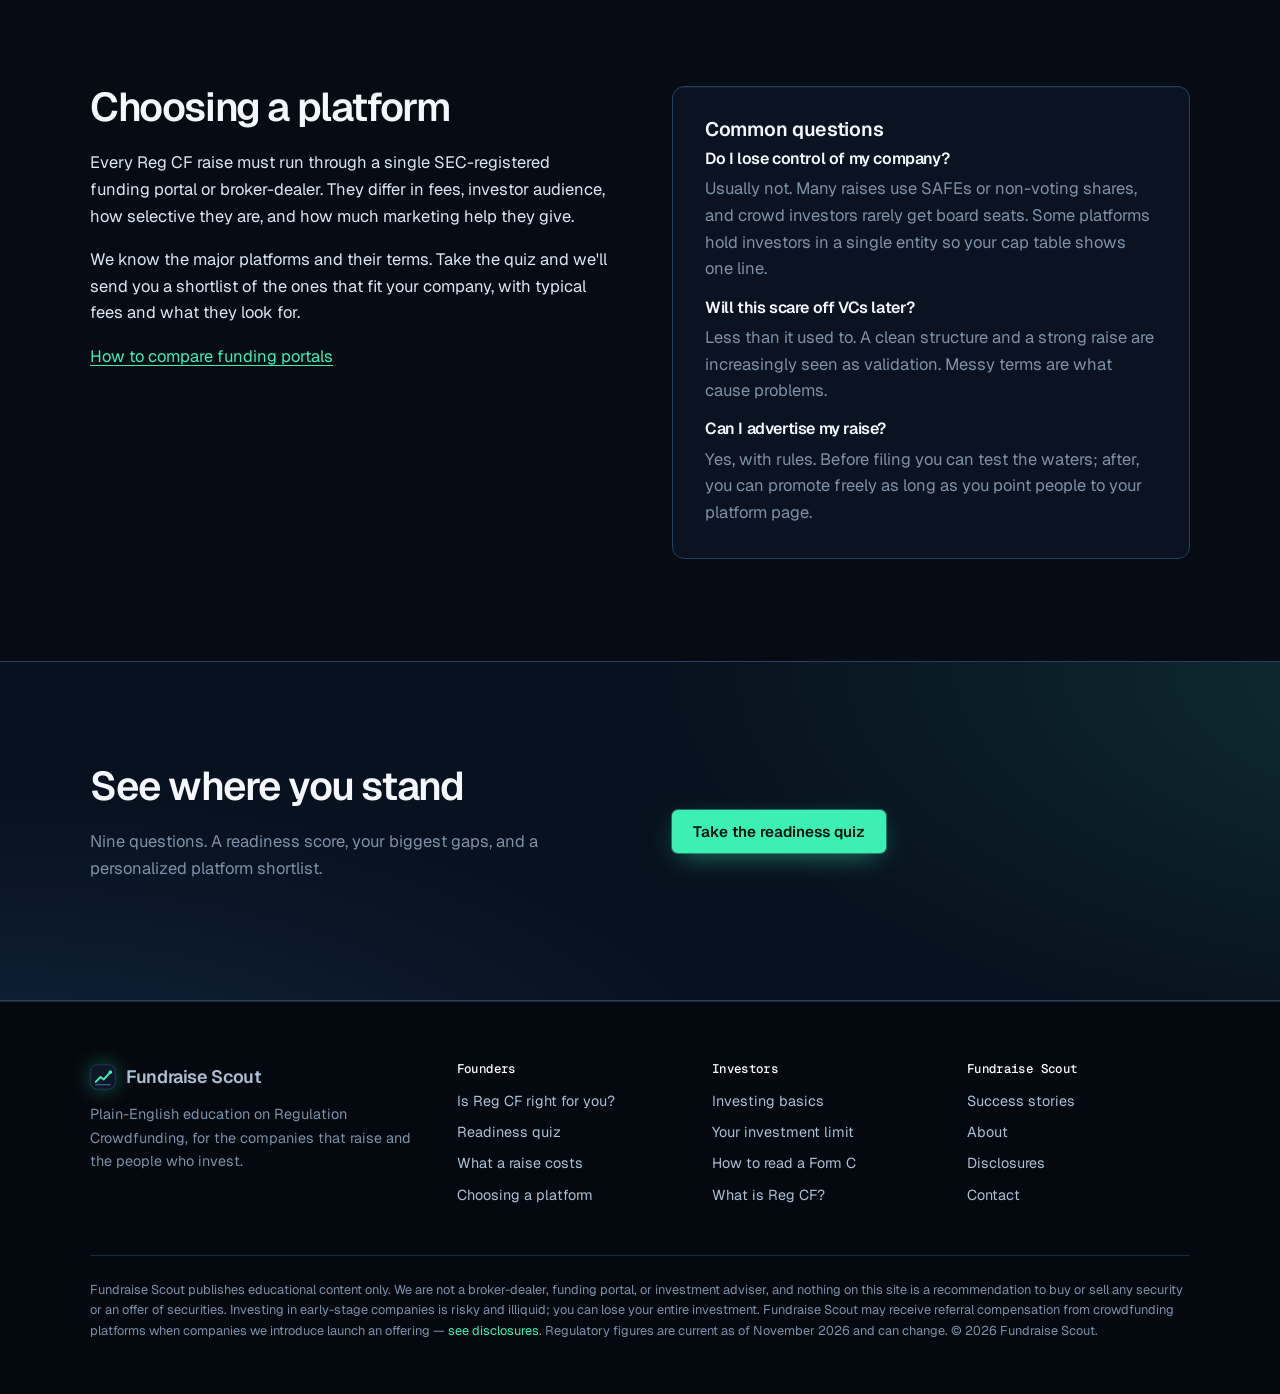
<file: founders.html>
<!doctype html>
<html lang="en">
<head>
<meta charset="utf-8">
<meta name="viewport" content="width=device-width, initial-scale=1">
<title>Raise Money with Reg CF: A Founder's Guide | Fundraise Scout</title>
<meta name="description" content="Is equity crowdfunding right for your company? See who Reg CF suits, what a raise costs, how long it takes, and how to prepare. Free readiness quiz.">
<link rel="canonical" href="https://www.fundraisescout.com/founders">

<meta property="og:site_name" content="Fundraise Scout">
<meta property="og:title" content="Raise Money with Reg CF: A Founder's Guide">
<meta property="og:description" content="Is equity crowdfunding right for your company? See who Reg CF suits, what a raise costs, how long it takes, and how to prepare. Free readiness quiz.">
<meta property="og:type" content="website">
<meta property="og:url" content="https://www.fundraisescout.com/founders">
<meta property="og:image" content="https://www.fundraisescout.com/assets/og-image.png">
<meta property="og:image:width" content="1200">
<meta property="og:image:height" content="630">
<meta property="og:image:alt" content="Fundraise Scout: Regulation Crowdfunding, explained">
<meta property="og:locale" content="en_US">
<meta name="twitter:card" content="summary_large_image">
<meta name="twitter:title" content="Raise Money with Reg CF: A Founder's Guide">
<meta name="twitter:description" content="Is equity crowdfunding right for your company? See who Reg CF suits, what a raise costs, how long it takes, and how to prepare. Free readiness quiz.">
<meta name="twitter:image" content="https://www.fundraisescout.com/assets/og-image.png">
<meta name="theme-color" content="#060B14">
<link rel="icon" href="/assets/favicon.svg" type="image/svg+xml">
<link rel="icon" href="/assets/favicon-32.png" sizes="32x32" type="image/png">
<link rel="apple-touch-icon" href="/assets/apple-touch-icon.png">
<script type="application/ld+json">{"@context": "https://schema.org", "@graph": [{"@type": "BreadcrumbList", "itemListElement": [{"@type": "ListItem", "position": 1, "name": "Home", "item": "https://www.fundraisescout.com/"}, {"@type": "ListItem", "position": 2, "name": "Raise Money with Reg CF: A Founder's Guide", "item": "https://www.fundraisescout.com/founders"}]}, {"@type": "FAQPage", "mainEntity": [{"@type": "Question", "name": "Do I lose control of my company?", "acceptedAnswer": {"@type": "Answer", "text": "Usually not. Many raises use SAFEs or non-voting shares, and crowd investors rarely get board seats. Some platforms hold investors in a single entity so your cap table shows one line."}}, {"@type": "Question", "name": "Will this scare off VCs later?", "acceptedAnswer": {"@type": "Answer", "text": "Less than it used to. A clean structure and a strong raise are increasingly seen as validation. Messy terms are what cause problems."}}, {"@type": "Question", "name": "Can I advertise my raise?", "acceptedAnswer": {"@type": "Answer", "text": "Yes, with rules. Before filing you can test the waters; after, you can promote freely as long as you point people to your platform page."}}]}]}</script>
<link rel="preconnect" href="https://fonts.googleapis.com">
<link rel="preconnect" href="https://fonts.gstatic.com" crossorigin>
<link href="https://fonts.googleapis.com/css2?family=Geist:wght@400;500;600;700&family=Geist+Mono:wght@400;500&display=swap" rel="stylesheet">
<link rel="stylesheet" href="/assets/styles.css">
<script src="/assets/config.js"></script>
<script>if(!(window.matchMedia&&matchMedia("(prefers-reduced-motion: reduce)").matches))document.documentElement.classList.add("js-motion")</script>
<script src="/assets/main.js" defer></script>
<script src="/assets/motion.js" defer></script>
</head>
<body>
<a class="skip" href="#main">Skip to content</a>
<header class="site-header">
  <div class="wrap">
    <a class="brand" href="/"><svg class="brand-mark" viewBox="0 0 32 32" aria-hidden="true"><rect x="1" y="1" width="30" height="30" rx="8" fill="#0D1727" stroke="#27405F"/><path d="M7 22 L13 16 L17 19 L25 10" fill="none" stroke="#3CF0B4" stroke-width="2.4" stroke-linecap="round" stroke-linejoin="round"/><circle cx="25" cy="10" r="2.2" fill="#3CF0B4"/><path d="M7 25.5 H25" stroke="#4DA3FF" stroke-width="1.2" stroke-linecap="round" opacity=".7"/></svg>Fundraise Scout</a>
    <button class="nav-toggle" aria-expanded="false" aria-controls="nav" aria-label="Menu">
      <svg width="20" height="20" viewBox="0 0 20 20" aria-hidden="true"><path d="M3 6h14M3 10h14M3 14h14" stroke="currentColor" stroke-width="1.8" stroke-linecap="round"/></svg>
    </button>
    <nav class="nav" id="nav" aria-label="Main"><a href="/founders" aria-current=page>For founders</a><a href="/investors">For investors</a><a href="/learn">Learn</a><a href="/stories">Success stories</a><a href="/about">About</a><a class="btn btn-primary btn-sm" href="/quiz">Check your readiness</a></nav>
  </div>
</header>
<div class="ticker" role="region" aria-label="Key Reg CF figures"><div class="ticker-track"><ul><li>Reg CF cap / 12 mo<b class="">$5.0M</b></li><li>Proposed cap<b class="pend">$20M</b> <span class="pend">Under SEC review</span></li><li>Non-accredited limit<b class="">$2,500 – $124,000</b></li><li>Accredited limit<b class="up">None</b></li><li>Min. offering window<b class="">21 days</b></li><li>Investor cancel window<b class="">48h before close</b></li><li>Resale restriction<b class="">12 months</b></li><li>Audit required above<b class="">$1.235M</b></li><li>Reg A+ Tier 2 cap<b class="">$75M</b></li></ul><ul aria-hidden="true"><li>Reg CF cap / 12 mo<b class="">$5.0M</b></li><li>Proposed cap<b class="pend">$20M</b> <span class="pend">Under SEC review</span></li><li>Non-accredited limit<b class="">$2,500 – $124,000</b></li><li>Accredited limit<b class="up">None</b></li><li>Min. offering window<b class="">21 days</b></li><li>Investor cancel window<b class="">48h before close</b></li><li>Resale restriction<b class="">12 months</b></li><li>Audit required above<b class="">$1.235M</b></li><li>Reg A+ Tier 2 cap<b class="">$75M</b></li></ul></div></div>
<main id="main">
<section class="hero">
  <div class="wrap hero-grid">
    <div>
      <h1>Is crowdfunding the right raise for you?</h1>
      <p class="lede">Reg CF works best for companies with a product people love and a community that wants a piece of it. Here's how to tell if that's you, and what it takes to do it well.</p>
      <div class="btn-row"><a class="btn btn-primary" href="/quiz">Take the readiness quiz</a><a class="btn btn-ghost" href="#cost">Jump to costs</a></div>
    </div>
    <div class="panel">
      <h2 class="mt-0 as-h3">Reg CF tends to fit when you…</h2>
      <ul class="checklist mb-0">
        <li>Sell to consumers, or to businesses in a way anyone can grasp</li>
        <li>Have real traction: revenue, users, or a waitlist</li>
        <li>Can reach thousands of fans, customers, or followers directly</li>
        <li>Need $250K to $5M, alone or alongside an angel or VC round</li>
        <li>Want customers as owners and advocates, not just backers</li>
      </ul>
    </div>
  </div>
</section>

<section class="section section--tint">
  <div class="wrap">
    <div class="section-head">
      <h2>How it compares to other ways to raise</h2>
      <p class="lede">Reg CF isn't a replacement for venture capital. It's a different tool, and many companies use it alongside other rounds.</p>
    </div>
    <div class="table-scroll">
      <table class="facts compare">
        <thead><tr><th></th><th>Reg CF</th><th>Reg D 506(b)/(c)</th><th>Reg A+</th><th>Venture capital</th></tr></thead>
        <tbody>
          <tr><td>Max raise</td><td>$5M / 12 months</td><td>No limit</td><td>$20M (Tier 1) / $75M (Tier 2)</td><td>Negotiated</td></tr>
          <tr><td>Who invests</td><td>Anyone</td><td>Mostly accredited only</td><td>Anyone (limits in Tier 2)</td><td>Funds</td></tr>
          <tr><td>SEC filing</td><td>Form C</td><td>Form D notice</td><td>Form 1-A, SEC qualification</td><td>None</td></tr>
          <tr><td>Time to launch</td><td>6–10 weeks</td><td>Days to weeks</td><td>3–6+ months</td><td>Months of meetings</td></tr>
          <tr><td>Upfront cost</td><td>Low to moderate</td><td>Low</td><td>High (legal, audit)</td><td>Low cash, high equity</td></tr>
          <tr><td>Marketing reach</td><td>Public, through platform</td><td>Private (506b) or public (506c)</td><td>Public</td><td>Private</td></tr>
        </tbody>
      </table>
    </div>
    <p class="small muted mt-2">Simplified for comparison. Read <a href="/learn/reg-cf-vs-reg-a-vs-reg-d">Reg CF vs. Reg A+ vs. Reg D</a> for the details.</p>
  </div>
</section>

<section class="section" id="cost">
  <div class="wrap hero-grid" style="align-items:start">
    <div>
      <h2>What it costs, at your raise size</h2>
      <p>The biggest cost driver is the level of financial statements the SEC requires, which steps up with the amount you're raising. First-time issuers get a break: reviewed statements, not audited, up to $1.235M.</p>
      <p>Platform fees are usually a percentage of what you raise, often paid only on success. Some platforms also charge setup or marketing fees, or take a small equity stake. Compare total cost, not just the headline rate.</p>
      <div class="callout"><p>Ranges here are rough planning numbers, not quotes. Your CPA and platform will give you the real figures.</p></div>
      <p class="mt-2"><a href="/learn/cost-of-a-reg-cf-raise">See the full cost breakdown</a></p>
    </div>
    <div class="sizer" data-sizer>
      <div class="sizer-head"><h2>Size your raise</h2><span>Drag to see what changes</span></div>
      <div class="sizer-amount" data-out="amount" aria-live="polite">$500,000</div>
      <div class="sizer-range"><label for="amt2" class="sr-only">Target raise amount</label><input id="amt2" type="range" step="1"></div>
      <div class="sizer-scale"><span>$25K</span><span>$5M cap</span></div>
      <label class="sizer-toggle"><input type="checkbox" checked> This is our first Reg CF raise</label>
      <dl class="ledger mb-0">
        <div class="ledger-row"><dt>Financial statements</dt><dd data-out="fs">—</dd></div>
        <div class="ledger-row"><dt>Typical accounting cost</dt><dd data-out="fscost">—</dd></div>
        <div class="ledger-row"><dt>Platform fees (typ. 5–10%)</dt><dd data-out="fee">—</dd></div>
        <div class="ledger-row"><dt>Rough net to company</dt><dd data-out="net">—</dd></div>
      </dl>
      <div class="tier-bar" aria-hidden="true">
        <div>Up to $124K<br>CEO-certified</div><div>$124K–$618K<br>Reviewed</div><div>$618K–$1.235M<br>Reviewed, first raise</div><div>Above that<br>Audited</div>
      </div>
    </div>
  </div>
</section>

<section class="section section--tint">
  <div class="wrap">
    <div class="section-head">
      <h2>Your prep checklist</h2>
      <p class="lede">Most delays come from the same few places. Get these in order before you talk to a platform.</p>
    </div>
    <div class="cols">
      <div>
        <h3>Company</h3>
        <ul class="checklist">
          <li>U.S. entity in good standing, with a clean cap table</li>
          <li>Founder shares vested and documented; IP assigned to the company</li>
          <li>No "bad actor" issues among officers, directors, or 20% owners</li>
          <li>Up to date on any previous Reg CF annual reports</li>
        </ul>
        <h3>Financials</h3>
        <ul class="checklist">
          <li>Two fiscal years of books (or since inception), GAAP-ready</li>
          <li>A CPA lined up for the review or audit your raise size requires</li>
          <li>A clear use-of-funds plan you can defend</li>
        </ul>
      </div>
      <div>
        <h3>Offering</h3>
        <ul class="checklist">
          <li>Security chosen: SAFE, convertible note, common, or preferred</li>
          <li>Valuation or cap you can explain to a non-expert</li>
          <li>Minimum target you're confident you'll hit</li>
          <li>Investor perks, if any, that don't create big fulfillment costs</li>
        </ul>
        <h3>Campaign</h3>
        <ul class="checklist">
          <li>An email list and social audience you can activate on day one</li>
          <li>Short video, pitch deck, and FAQ</li>
          <li>Someone who owns the campaign for its full 60–90 days</li>
          <li>Plan to secure 30–40% of your target in reservations before launch</li>
        </ul>
      </div>
    </div>
  </div>
</section>

<section class="section">
  <div class="wrap cols">
    <div>
      <h2>Choosing a platform</h2>
      <p>Every Reg CF raise must run through a single SEC-registered funding portal or broker-dealer. They differ in fees, investor audience, how selective they are, and how much marketing help they give.</p>
      <p>We know the major platforms and their terms. Take the quiz and we'll send you a shortlist of the ones that fit your company, with typical fees and what they look for.</p>
      <p><a href="/learn/choosing-a-funding-portal">How to compare funding portals</a></p>
    </div>
    <div class="panel">
      <h3 class="mt-0">Common questions</h3>
      <h4>Do I lose control of my company?</h4>
      <p class="muted">Usually not. Many raises use SAFEs or non-voting shares, and crowd investors rarely get board seats. Some platforms hold investors in a single entity so your cap table shows one line.</p>
      <h4>Will this scare off VCs later?</h4>
      <p class="muted">Less than it used to. A clean structure and a strong raise are increasingly seen as validation. Messy terms are what cause problems.</p>
      <h4>Can I advertise my raise?</h4>
      <p class="muted mb-0">Yes, with rules. Before filing you can test the waters; after, you can promote freely as long as you point people to your platform page.</p>
    </div>
  </div>
</section>

<section class="section section--ink">
  <div class="wrap cols" style="align-items:center">
    <div><h2>See where you stand</h2><p class="muted">Nine questions. A readiness score, your biggest gaps, and a personalized platform shortlist.</p></div>
    <div class="btn-row"><a class="btn btn-primary" href="/quiz">Take the readiness quiz</a></div>
  </div>
</section>

</main>
<footer class="site-footer">
  <div class="wrap">
    <div class="foot-grid">
      <div>
        <a class="brand" href="/"><svg class="brand-mark" viewBox="0 0 32 32" aria-hidden="true"><rect x="1" y="1" width="30" height="30" rx="8" fill="#0D1727" stroke="#27405F"/><path d="M7 22 L13 16 L17 19 L25 10" fill="none" stroke="#3CF0B4" stroke-width="2.4" stroke-linecap="round" stroke-linejoin="round"/><circle cx="25" cy="10" r="2.2" fill="#3CF0B4"/><path d="M7 25.5 H25" stroke="#4DA3FF" stroke-width="1.2" stroke-linecap="round" opacity=".7"/></svg>Fundraise Scout</a>
        <p>Plain-English education on Regulation Crowdfunding, for the companies that raise and the people who invest.</p>
      </div>
      <div><h4>Founders</h4><ul>
        <li><a href="/founders">Is Reg CF right for you?</a></li>
        <li><a href="/quiz">Readiness quiz</a></li>
        <li><a href="/learn/cost-of-a-reg-cf-raise">What a raise costs</a></li>
        <li><a href="/learn/choosing-a-funding-portal">Choosing a platform</a></li></ul></div>
      <div><h4>Investors</h4><ul>
        <li><a href="/investors">Investing basics</a></li>
        <li><a href="/investors#limit">Your investment limit</a></li>
        <li><a href="/learn/how-to-read-a-form-c">How to read a Form C</a></li>
        <li><a href="/learn/what-is-reg-cf">What is Reg CF?</a></li></ul></div>
      <div><h4>Fundraise Scout</h4><ul>
        <li><a href="/stories">Success stories</a></li>
        <li><a href="/about">About</a></li>
        <li><a href="/about#disclosures">Disclosures</a></li>
        <li><a href="/about#contact">Contact</a></li></ul></div>
    </div>
    <p class="disclaimer">Fundraise Scout publishes educational content only. We are not a broker-dealer, funding portal, or investment adviser, and nothing on this site is a recommendation to buy or sell any security or an offer of securities. Investing in early-stage companies is risky and illiquid; you can lose your entire investment. Fundraise Scout may receive referral compensation from crowdfunding platforms when companies we introduce launch an offering — <a href="/about#disclosures">see disclosures</a>. Regulatory figures are current as of November 2026 and can change. &copy; <span data-year></span> Fundraise Scout.</p>
  </div>
</footer>
</body>
</html>
</file>
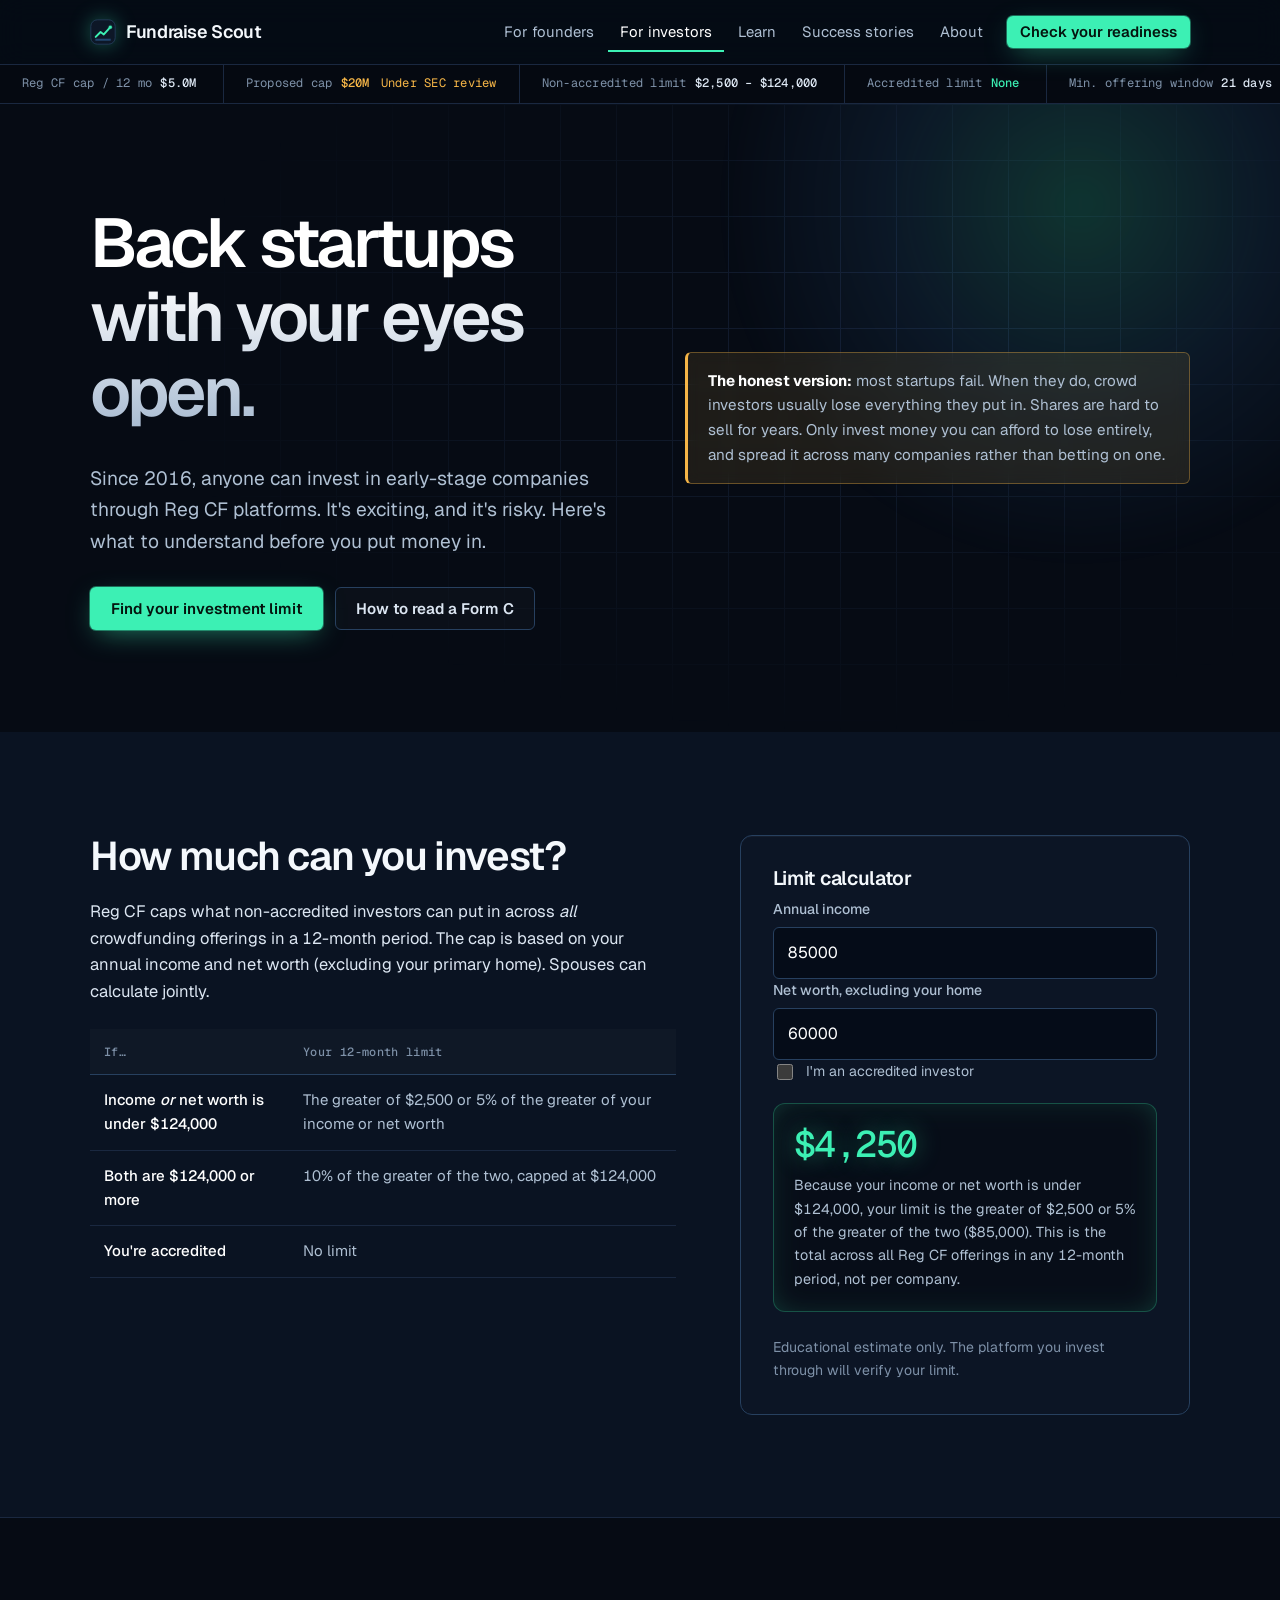
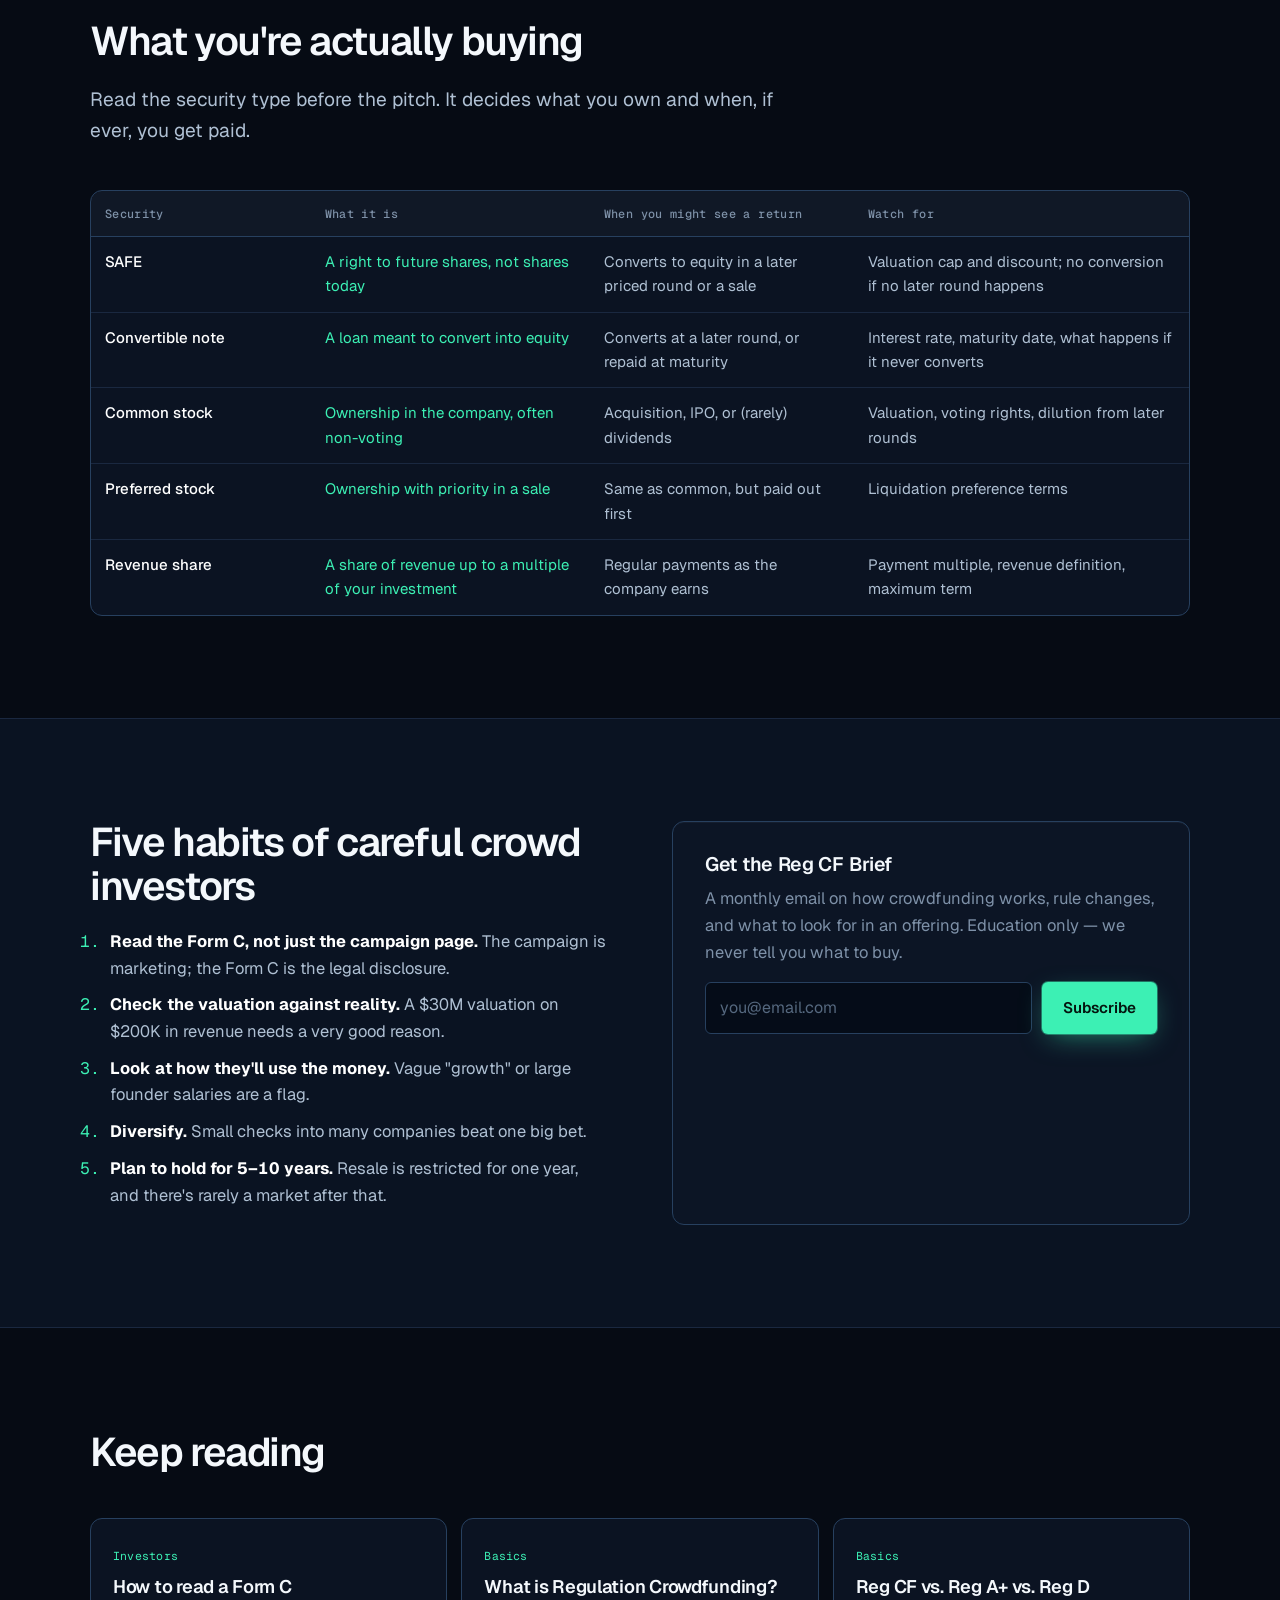
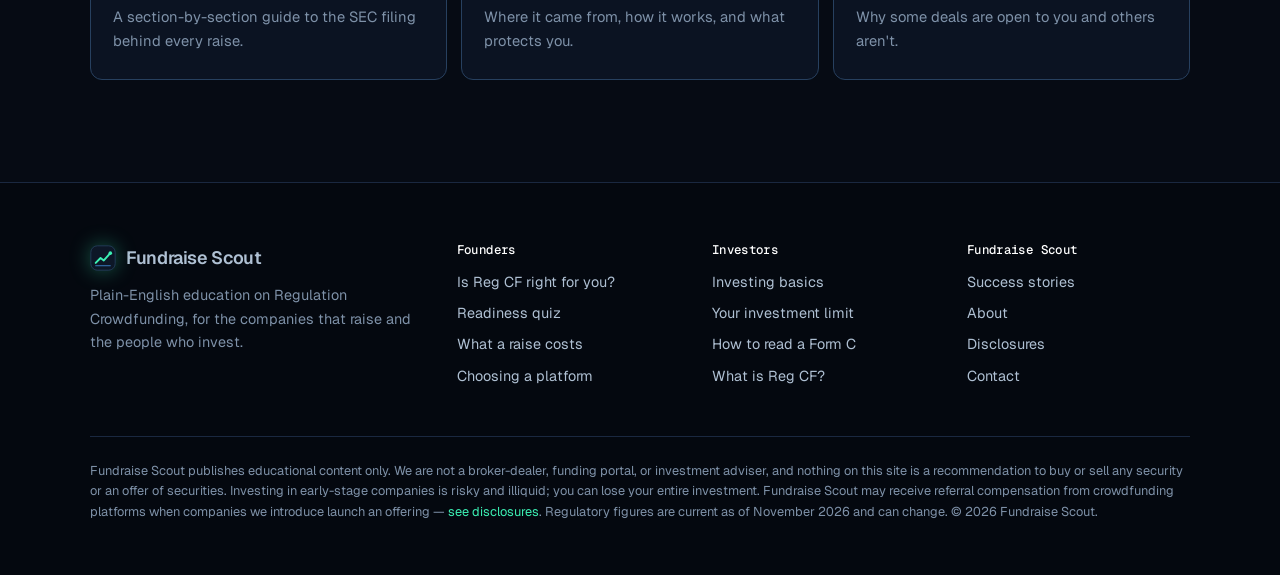
<file: investors.html>
<!doctype html>
<html lang="en">
<head>
<meta charset="utf-8">
<meta name="viewport" content="width=device-width, initial-scale=1">
<title>How to Invest in Startups Through Reg CF | Fundraise Scout</title>
<meta name="description" content="What everyday investors should know about Regulation Crowdfunding: your investment limit, the risks, SAFEs vs. equity, and how to evaluate an offering.">
<link rel="canonical" href="https://www.fundraisescout.com/investors">

<meta property="og:site_name" content="Fundraise Scout">
<meta property="og:title" content="How to Invest in Startups Through Reg CF">
<meta property="og:description" content="What everyday investors should know about Regulation Crowdfunding: your investment limit, the risks, SAFEs vs. equity, and how to evaluate an offering.">
<meta property="og:type" content="website">
<meta property="og:url" content="https://www.fundraisescout.com/investors">
<meta property="og:image" content="https://www.fundraisescout.com/assets/og-image.png">
<meta property="og:image:width" content="1200">
<meta property="og:image:height" content="630">
<meta property="og:image:alt" content="Fundraise Scout: Regulation Crowdfunding, explained">
<meta property="og:locale" content="en_US">
<meta name="twitter:card" content="summary_large_image">
<meta name="twitter:title" content="How to Invest in Startups Through Reg CF">
<meta name="twitter:description" content="What everyday investors should know about Regulation Crowdfunding: your investment limit, the risks, SAFEs vs. equity, and how to evaluate an offering.">
<meta name="twitter:image" content="https://www.fundraisescout.com/assets/og-image.png">
<meta name="theme-color" content="#060B14">
<link rel="icon" href="/assets/favicon.svg" type="image/svg+xml">
<link rel="icon" href="/assets/favicon-32.png" sizes="32x32" type="image/png">
<link rel="apple-touch-icon" href="/assets/apple-touch-icon.png">
<script type="application/ld+json">{"@context": "https://schema.org", "@graph": [{"@type": "BreadcrumbList", "itemListElement": [{"@type": "ListItem", "position": 1, "name": "Home", "item": "https://www.fundraisescout.com/"}, {"@type": "ListItem", "position": 2, "name": "How to Invest in Startups Through Reg CF", "item": "https://www.fundraisescout.com/investors"}]}]}</script>
<link rel="preconnect" href="https://fonts.googleapis.com">
<link rel="preconnect" href="https://fonts.gstatic.com" crossorigin>
<link href="https://fonts.googleapis.com/css2?family=Geist:wght@400;500;600;700&family=Geist+Mono:wght@400;500&display=swap" rel="stylesheet">
<link rel="stylesheet" href="/assets/styles.css">
<script src="/assets/config.js"></script>
<script>if(!(window.matchMedia&&matchMedia("(prefers-reduced-motion: reduce)").matches))document.documentElement.classList.add("js-motion")</script>
<script src="/assets/main.js" defer></script>
<script src="/assets/motion.js" defer></script>
</head>
<body>
<a class="skip" href="#main">Skip to content</a>
<header class="site-header">
  <div class="wrap">
    <a class="brand" href="/"><svg class="brand-mark" viewBox="0 0 32 32" aria-hidden="true"><rect x="1" y="1" width="30" height="30" rx="8" fill="#0D1727" stroke="#27405F"/><path d="M7 22 L13 16 L17 19 L25 10" fill="none" stroke="#3CF0B4" stroke-width="2.4" stroke-linecap="round" stroke-linejoin="round"/><circle cx="25" cy="10" r="2.2" fill="#3CF0B4"/><path d="M7 25.5 H25" stroke="#4DA3FF" stroke-width="1.2" stroke-linecap="round" opacity=".7"/></svg>Fundraise Scout</a>
    <button class="nav-toggle" aria-expanded="false" aria-controls="nav" aria-label="Menu">
      <svg width="20" height="20" viewBox="0 0 20 20" aria-hidden="true"><path d="M3 6h14M3 10h14M3 14h14" stroke="currentColor" stroke-width="1.8" stroke-linecap="round"/></svg>
    </button>
    <nav class="nav" id="nav" aria-label="Main"><a href="/founders">For founders</a><a href="/investors" aria-current=page>For investors</a><a href="/learn">Learn</a><a href="/stories">Success stories</a><a href="/about">About</a><a class="btn btn-primary btn-sm" href="/quiz">Check your readiness</a></nav>
  </div>
</header>
<div class="ticker" role="region" aria-label="Key Reg CF figures"><div class="ticker-track"><ul><li>Reg CF cap / 12 mo<b class="">$5.0M</b></li><li>Proposed cap<b class="pend">$20M</b> <span class="pend">Under SEC review</span></li><li>Non-accredited limit<b class="">$2,500 – $124,000</b></li><li>Accredited limit<b class="up">None</b></li><li>Min. offering window<b class="">21 days</b></li><li>Investor cancel window<b class="">48h before close</b></li><li>Resale restriction<b class="">12 months</b></li><li>Audit required above<b class="">$1.235M</b></li><li>Reg A+ Tier 2 cap<b class="">$75M</b></li></ul><ul aria-hidden="true"><li>Reg CF cap / 12 mo<b class="">$5.0M</b></li><li>Proposed cap<b class="pend">$20M</b> <span class="pend">Under SEC review</span></li><li>Non-accredited limit<b class="">$2,500 – $124,000</b></li><li>Accredited limit<b class="up">None</b></li><li>Min. offering window<b class="">21 days</b></li><li>Investor cancel window<b class="">48h before close</b></li><li>Resale restriction<b class="">12 months</b></li><li>Audit required above<b class="">$1.235M</b></li><li>Reg A+ Tier 2 cap<b class="">$75M</b></li></ul></div></div>
<main id="main">
<section class="hero">
  <div class="wrap hero-grid">
    <div>
      <h1>Back startups with your eyes open.</h1>
      <p class="lede">Since 2016, anyone can invest in early-stage companies through Reg CF platforms. It's exciting, and it's risky. Here's what to understand before you put money in.</p>
      <div class="btn-row"><a class="btn btn-primary" href="#limit">Find your investment limit</a><a class="btn btn-ghost" href="/learn/how-to-read-a-form-c">How to read a Form C</a></div>
    </div>
    <div class="callout">
      <p><strong>The honest version:</strong> most startups fail. When they do, crowd investors usually lose everything they put in. Shares are hard to sell for years. Only invest money you can afford to lose entirely, and spread it across many companies rather than betting on one.</p>
    </div>
  </div>
</section>

<section class="section section--tint" id="limit">
  <div class="wrap cols cols-wide">
    <div>
      <h2>How much can you invest?</h2>
      <p>Reg CF caps what non-accredited investors can put in across <em>all</em> crowdfunding offerings in a 12-month period. The cap is based on your annual income and net worth (excluding your primary home). Spouses can calculate jointly.</p>
      <table class="facts mt-2">
        <thead><tr><th>If…</th><th>Your 12-month limit</th></tr></thead>
        <tbody>
          <tr><td>Income <em>or</em> net worth is under $124,000</td><td>The greater of $2,500 or 5% of the greater of your income or net worth</td></tr>
          <tr><td>Both are $124,000 or more</td><td>10% of the greater of the two, capped at $124,000</td></tr>
          <tr><td>You're accredited</td><td>No limit</td></tr>
        </tbody>
      </table>
    </div>
    <div class="panel" data-limit-calc>
      <h3 class="mt-0">Limit calculator</h3>
      <div class="field"><label for="inc">Annual income</label><input id="inc" type="text" inputmode="numeric" value="85000"></div>
      <div class="field"><label for="nw">Net worth, excluding your home</label><input id="nw" type="text" inputmode="numeric" value="60000"></div>
      <label class="check"><input id="acc" type="checkbox"> I'm an accredited investor</label>
      <div class="calc-out" aria-live="polite">
        <div class="big" data-out="limit">$4,250</div>
        <p data-out="why"></p>
      </div>
      <p class="small muted mt-2 mb-0">Educational estimate only. The platform you invest through will verify your limit.</p>
    </div>
  </div>
</section>

<section class="section">
  <div class="wrap">
    <div class="section-head"><h2>What you're actually buying</h2><p class="lede">Read the security type before the pitch. It decides what you own and when, if ever, you get paid.</p></div>
    <div class="table-scroll">
      <table class="facts compare">
        <thead><tr><th>Security</th><th>What it is</th><th>When you might see a return</th><th>Watch for</th></tr></thead>
        <tbody>
          <tr><td>SAFE</td><td>A right to future shares, not shares today</td><td>Converts to equity in a later priced round or a sale</td><td>Valuation cap and discount; no conversion if no later round happens</td></tr>
          <tr><td>Convertible note</td><td>A loan meant to convert into equity</td><td>Converts at a later round, or repaid at maturity</td><td>Interest rate, maturity date, what happens if it never converts</td></tr>
          <tr><td>Common stock</td><td>Ownership in the company, often non-voting</td><td>Acquisition, IPO, or (rarely) dividends</td><td>Valuation, voting rights, dilution from later rounds</td></tr>
          <tr><td>Preferred stock</td><td>Ownership with priority in a sale</td><td>Same as common, but paid out first</td><td>Liquidation preference terms</td></tr>
          <tr><td>Revenue share</td><td>A share of revenue up to a multiple of your investment</td><td>Regular payments as the company earns</td><td>Payment multiple, revenue definition, maximum term</td></tr>
        </tbody>
      </table>
    </div>
  </div>
</section>

<section class="section section--tint">
  <div class="wrap cols">
    <div>
      <h2>Five habits of careful crowd investors</h2>
      <ol class="gaps">
        <li><strong>Read the Form C, not just the campaign page.</strong> The campaign is marketing; the Form C is the legal disclosure.</li>
        <li><strong>Check the valuation against reality.</strong> A $30M valuation on $200K in revenue needs a very good reason.</li>
        <li><strong>Look at how they'll use the money.</strong> Vague "growth" or large founder salaries are a flag.</li>
        <li><strong>Diversify.</strong> Small checks into many companies beat one big bet.</li>
        <li><strong>Plan to hold for 5–10 years.</strong> Resale is restricted for one year, and there's rarely a market after that.</li>
      </ol>
    </div>
    <div class="panel">
      <h3 class="mt-0">Get the Reg CF Brief</h3>
      <p class="muted">A monthly email on how crowdfunding works, rule changes, and what to look for in an offering. Education only — we never tell you what to buy.</p>
      <form data-lead="newsletter" data-success="You're subscribed. The next Brief lands early next month.">
        <input type="hidden" name="role" value="Investor">
        <div class="inline-form">
          <label for="inv-email" class="sr-only">Email</label>
          <input id="inv-email" type="email" name="email" placeholder="you@email.com" autocomplete="email" required>
          <button class="btn btn-primary" type="submit">Subscribe</button>
        </div>
        <div class="hp" aria-hidden="true"><input name="website_hp" tabindex="-1" autocomplete="off"></div>
        <p class="form-msg" role="status"></p>
      </form>
    </div>
  </div>
</section>

<section class="section">
  <div class="wrap">
    <div class="section-head"><h2>Keep reading</h2></div>
    <div class="articles">
      <a href="/learn/how-to-read-a-form-c"><span class="tag">Investors</span><h3>How to read a Form C</h3><p>A section-by-section guide to the SEC filing behind every raise.</p></a>
      <a href="/learn/what-is-reg-cf"><span class="tag">Basics</span><h3>What is Regulation Crowdfunding?</h3><p>Where it came from, how it works, and what protects you.</p></a>
      <a href="/learn/reg-cf-vs-reg-a-vs-reg-d"><span class="tag">Basics</span><h3>Reg CF vs. Reg A+ vs. Reg D</h3><p>Why some deals are open to you and others aren't.</p></a>
    </div>
  </div>
</section>

</main>
<footer class="site-footer">
  <div class="wrap">
    <div class="foot-grid">
      <div>
        <a class="brand" href="/"><svg class="brand-mark" viewBox="0 0 32 32" aria-hidden="true"><rect x="1" y="1" width="30" height="30" rx="8" fill="#0D1727" stroke="#27405F"/><path d="M7 22 L13 16 L17 19 L25 10" fill="none" stroke="#3CF0B4" stroke-width="2.4" stroke-linecap="round" stroke-linejoin="round"/><circle cx="25" cy="10" r="2.2" fill="#3CF0B4"/><path d="M7 25.5 H25" stroke="#4DA3FF" stroke-width="1.2" stroke-linecap="round" opacity=".7"/></svg>Fundraise Scout</a>
        <p>Plain-English education on Regulation Crowdfunding, for the companies that raise and the people who invest.</p>
      </div>
      <div><h4>Founders</h4><ul>
        <li><a href="/founders">Is Reg CF right for you?</a></li>
        <li><a href="/quiz">Readiness quiz</a></li>
        <li><a href="/learn/cost-of-a-reg-cf-raise">What a raise costs</a></li>
        <li><a href="/learn/choosing-a-funding-portal">Choosing a platform</a></li></ul></div>
      <div><h4>Investors</h4><ul>
        <li><a href="/investors">Investing basics</a></li>
        <li><a href="/investors#limit">Your investment limit</a></li>
        <li><a href="/learn/how-to-read-a-form-c">How to read a Form C</a></li>
        <li><a href="/learn/what-is-reg-cf">What is Reg CF?</a></li></ul></div>
      <div><h4>Fundraise Scout</h4><ul>
        <li><a href="/stories">Success stories</a></li>
        <li><a href="/about">About</a></li>
        <li><a href="/about#disclosures">Disclosures</a></li>
        <li><a href="/about#contact">Contact</a></li></ul></div>
    </div>
    <p class="disclaimer">Fundraise Scout publishes educational content only. We are not a broker-dealer, funding portal, or investment adviser, and nothing on this site is a recommendation to buy or sell any security or an offer of securities. Investing in early-stage companies is risky and illiquid; you can lose your entire investment. Fundraise Scout may receive referral compensation from crowdfunding platforms when companies we introduce launch an offering — <a href="/about#disclosures">see disclosures</a>. Regulatory figures are current as of November 2026 and can change. &copy; <span data-year></span> Fundraise Scout.</p>
  </div>
</footer>
</body>
</html>
</file>
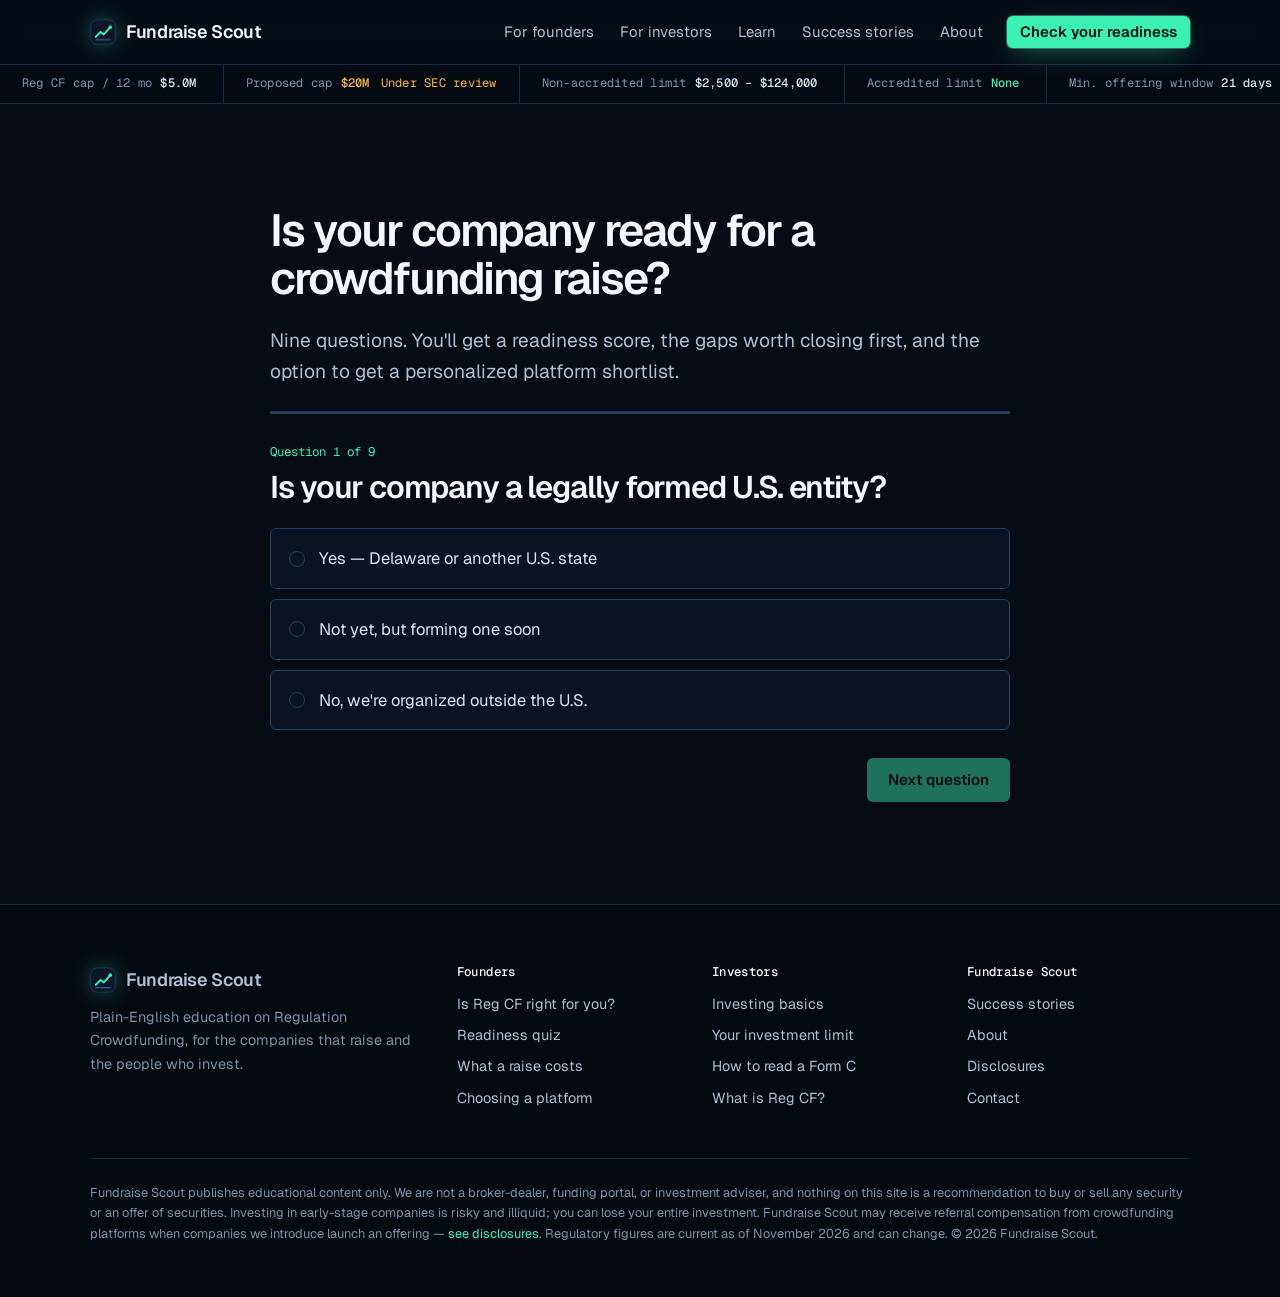
<file: quiz.html>
<!doctype html>
<html lang="en">
<head>
<meta charset="utf-8">
<meta name="viewport" content="width=device-width, initial-scale=1">
<title>Reg CF Readiness Quiz for Founders | Fundraise Scout</title>
<meta name="description" content="Nine questions to see if your company is ready for an equity crowdfunding raise. Get a readiness score, the gaps to close, and a platform shortlist.">
<link rel="canonical" href="https://www.fundraisescout.com/quiz">

<meta property="og:site_name" content="Fundraise Scout">
<meta property="og:title" content="Reg CF Readiness Quiz for Founders">
<meta property="og:description" content="Nine questions to see if your company is ready for an equity crowdfunding raise. Get a readiness score, the gaps to close, and a platform shortlist.">
<meta property="og:type" content="website">
<meta property="og:url" content="https://www.fundraisescout.com/quiz">
<meta property="og:image" content="https://www.fundraisescout.com/assets/og-image.png">
<meta property="og:image:width" content="1200">
<meta property="og:image:height" content="630">
<meta property="og:image:alt" content="Fundraise Scout: Regulation Crowdfunding, explained">
<meta property="og:locale" content="en_US">
<meta name="twitter:card" content="summary_large_image">
<meta name="twitter:title" content="Reg CF Readiness Quiz for Founders">
<meta name="twitter:description" content="Nine questions to see if your company is ready for an equity crowdfunding raise. Get a readiness score, the gaps to close, and a platform shortlist.">
<meta name="twitter:image" content="https://www.fundraisescout.com/assets/og-image.png">
<meta name="theme-color" content="#060B14">
<link rel="icon" href="/assets/favicon.svg" type="image/svg+xml">
<link rel="icon" href="/assets/favicon-32.png" sizes="32x32" type="image/png">
<link rel="apple-touch-icon" href="/assets/apple-touch-icon.png">
<script type="application/ld+json">{"@context": "https://schema.org", "@graph": [{"@type": "BreadcrumbList", "itemListElement": [{"@type": "ListItem", "position": 1, "name": "Home", "item": "https://www.fundraisescout.com/"}, {"@type": "ListItem", "position": 2, "name": "Reg CF Readiness Quiz for Founders", "item": "https://www.fundraisescout.com/quiz"}]}]}</script>
<link rel="preconnect" href="https://fonts.googleapis.com">
<link rel="preconnect" href="https://fonts.gstatic.com" crossorigin>
<link href="https://fonts.googleapis.com/css2?family=Geist:wght@400;500;600;700&family=Geist+Mono:wght@400;500&display=swap" rel="stylesheet">
<link rel="stylesheet" href="/assets/styles.css">
<script src="/assets/config.js"></script>
<script>if(!(window.matchMedia&&matchMedia("(prefers-reduced-motion: reduce)").matches))document.documentElement.classList.add("js-motion")</script>
<script src="/assets/main.js" defer></script><script src="/assets/quiz.js" defer></script>
<script src="/assets/motion.js" defer></script>
</head>
<body>
<a class="skip" href="#main">Skip to content</a>
<header class="site-header">
  <div class="wrap">
    <a class="brand" href="/"><svg class="brand-mark" viewBox="0 0 32 32" aria-hidden="true"><rect x="1" y="1" width="30" height="30" rx="8" fill="#0D1727" stroke="#27405F"/><path d="M7 22 L13 16 L17 19 L25 10" fill="none" stroke="#3CF0B4" stroke-width="2.4" stroke-linecap="round" stroke-linejoin="round"/><circle cx="25" cy="10" r="2.2" fill="#3CF0B4"/><path d="M7 25.5 H25" stroke="#4DA3FF" stroke-width="1.2" stroke-linecap="round" opacity=".7"/></svg>Fundraise Scout</a>
    <button class="nav-toggle" aria-expanded="false" aria-controls="nav" aria-label="Menu">
      <svg width="20" height="20" viewBox="0 0 20 20" aria-hidden="true"><path d="M3 6h14M3 10h14M3 14h14" stroke="currentColor" stroke-width="1.8" stroke-linecap="round"/></svg>
    </button>
    <nav class="nav" id="nav" aria-label="Main"><a href="/founders">For founders</a><a href="/investors">For investors</a><a href="/learn">Learn</a><a href="/stories">Success stories</a><a href="/about">About</a><a class="btn btn-primary btn-sm" href="/quiz">Check your readiness</a></nav>
  </div>
</header>
<div class="ticker" role="region" aria-label="Key Reg CF figures"><div class="ticker-track"><ul><li>Reg CF cap / 12 mo<b class="">$5.0M</b></li><li>Proposed cap<b class="pend">$20M</b> <span class="pend">Under SEC review</span></li><li>Non-accredited limit<b class="">$2,500 – $124,000</b></li><li>Accredited limit<b class="up">None</b></li><li>Min. offering window<b class="">21 days</b></li><li>Investor cancel window<b class="">48h before close</b></li><li>Resale restriction<b class="">12 months</b></li><li>Audit required above<b class="">$1.235M</b></li><li>Reg A+ Tier 2 cap<b class="">$75M</b></li></ul><ul aria-hidden="true"><li>Reg CF cap / 12 mo<b class="">$5.0M</b></li><li>Proposed cap<b class="pend">$20M</b> <span class="pend">Under SEC review</span></li><li>Non-accredited limit<b class="">$2,500 – $124,000</b></li><li>Accredited limit<b class="up">None</b></li><li>Min. offering window<b class="">21 days</b></li><li>Investor cancel window<b class="">48h before close</b></li><li>Resale restriction<b class="">12 months</b></li><li>Audit required above<b class="">$1.235M</b></li><li>Reg A+ Tier 2 cap<b class="">$75M</b></li></ul></div></div>
<main id="main">
<section class="section">
  <div class="wrap">
    <div class="quiz" data-quiz>
      <h1 style="font-size:clamp(1.9rem,4vw,2.8rem)">Is your company ready for a crowdfunding raise?</h1>
      <p class="lede">Nine questions. You'll get a readiness score, the gaps worth closing first, and the option to get a personalized platform shortlist.</p>
      <div class="quiz-progress mt-2" aria-hidden="true"><span></span></div>
      <div data-stage aria-live="polite"><noscript><p>This quiz needs JavaScript. You can also <a href="/about#contact">contact us</a> directly.</p></noscript></div>
    </div>
  </div>
</section>

</main>
<footer class="site-footer">
  <div class="wrap">
    <div class="foot-grid">
      <div>
        <a class="brand" href="/"><svg class="brand-mark" viewBox="0 0 32 32" aria-hidden="true"><rect x="1" y="1" width="30" height="30" rx="8" fill="#0D1727" stroke="#27405F"/><path d="M7 22 L13 16 L17 19 L25 10" fill="none" stroke="#3CF0B4" stroke-width="2.4" stroke-linecap="round" stroke-linejoin="round"/><circle cx="25" cy="10" r="2.2" fill="#3CF0B4"/><path d="M7 25.5 H25" stroke="#4DA3FF" stroke-width="1.2" stroke-linecap="round" opacity=".7"/></svg>Fundraise Scout</a>
        <p>Plain-English education on Regulation Crowdfunding, for the companies that raise and the people who invest.</p>
      </div>
      <div><h4>Founders</h4><ul>
        <li><a href="/founders">Is Reg CF right for you?</a></li>
        <li><a href="/quiz">Readiness quiz</a></li>
        <li><a href="/learn/cost-of-a-reg-cf-raise">What a raise costs</a></li>
        <li><a href="/learn/choosing-a-funding-portal">Choosing a platform</a></li></ul></div>
      <div><h4>Investors</h4><ul>
        <li><a href="/investors">Investing basics</a></li>
        <li><a href="/investors#limit">Your investment limit</a></li>
        <li><a href="/learn/how-to-read-a-form-c">How to read a Form C</a></li>
        <li><a href="/learn/what-is-reg-cf">What is Reg CF?</a></li></ul></div>
      <div><h4>Fundraise Scout</h4><ul>
        <li><a href="/stories">Success stories</a></li>
        <li><a href="/about">About</a></li>
        <li><a href="/about#disclosures">Disclosures</a></li>
        <li><a href="/about#contact">Contact</a></li></ul></div>
    </div>
    <p class="disclaimer">Fundraise Scout publishes educational content only. We are not a broker-dealer, funding portal, or investment adviser, and nothing on this site is a recommendation to buy or sell any security or an offer of securities. Investing in early-stage companies is risky and illiquid; you can lose your entire investment. Fundraise Scout may receive referral compensation from crowdfunding platforms when companies we introduce launch an offering — <a href="/about#disclosures">see disclosures</a>. Regulatory figures are current as of November 2026 and can change. &copy; <span data-year></span> Fundraise Scout.</p>
  </div>
</footer>
</body>
</html>
</file>
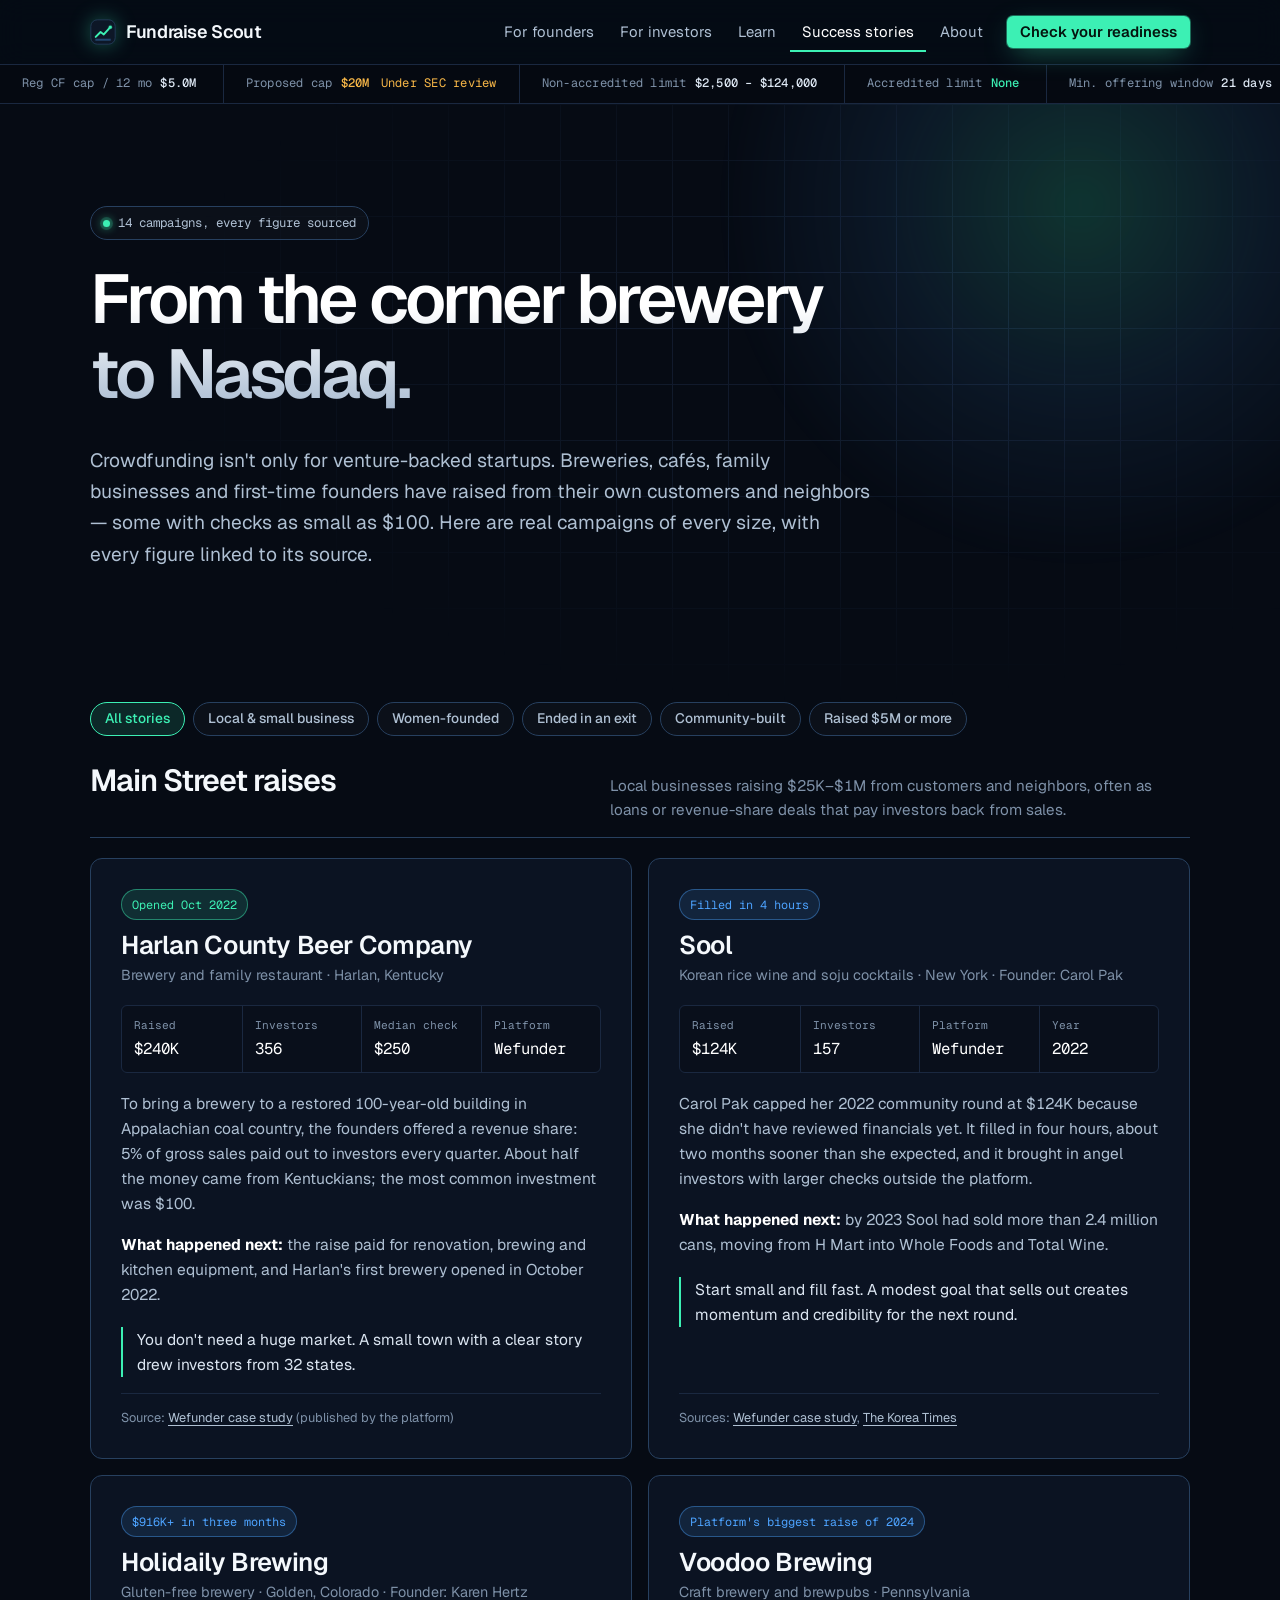
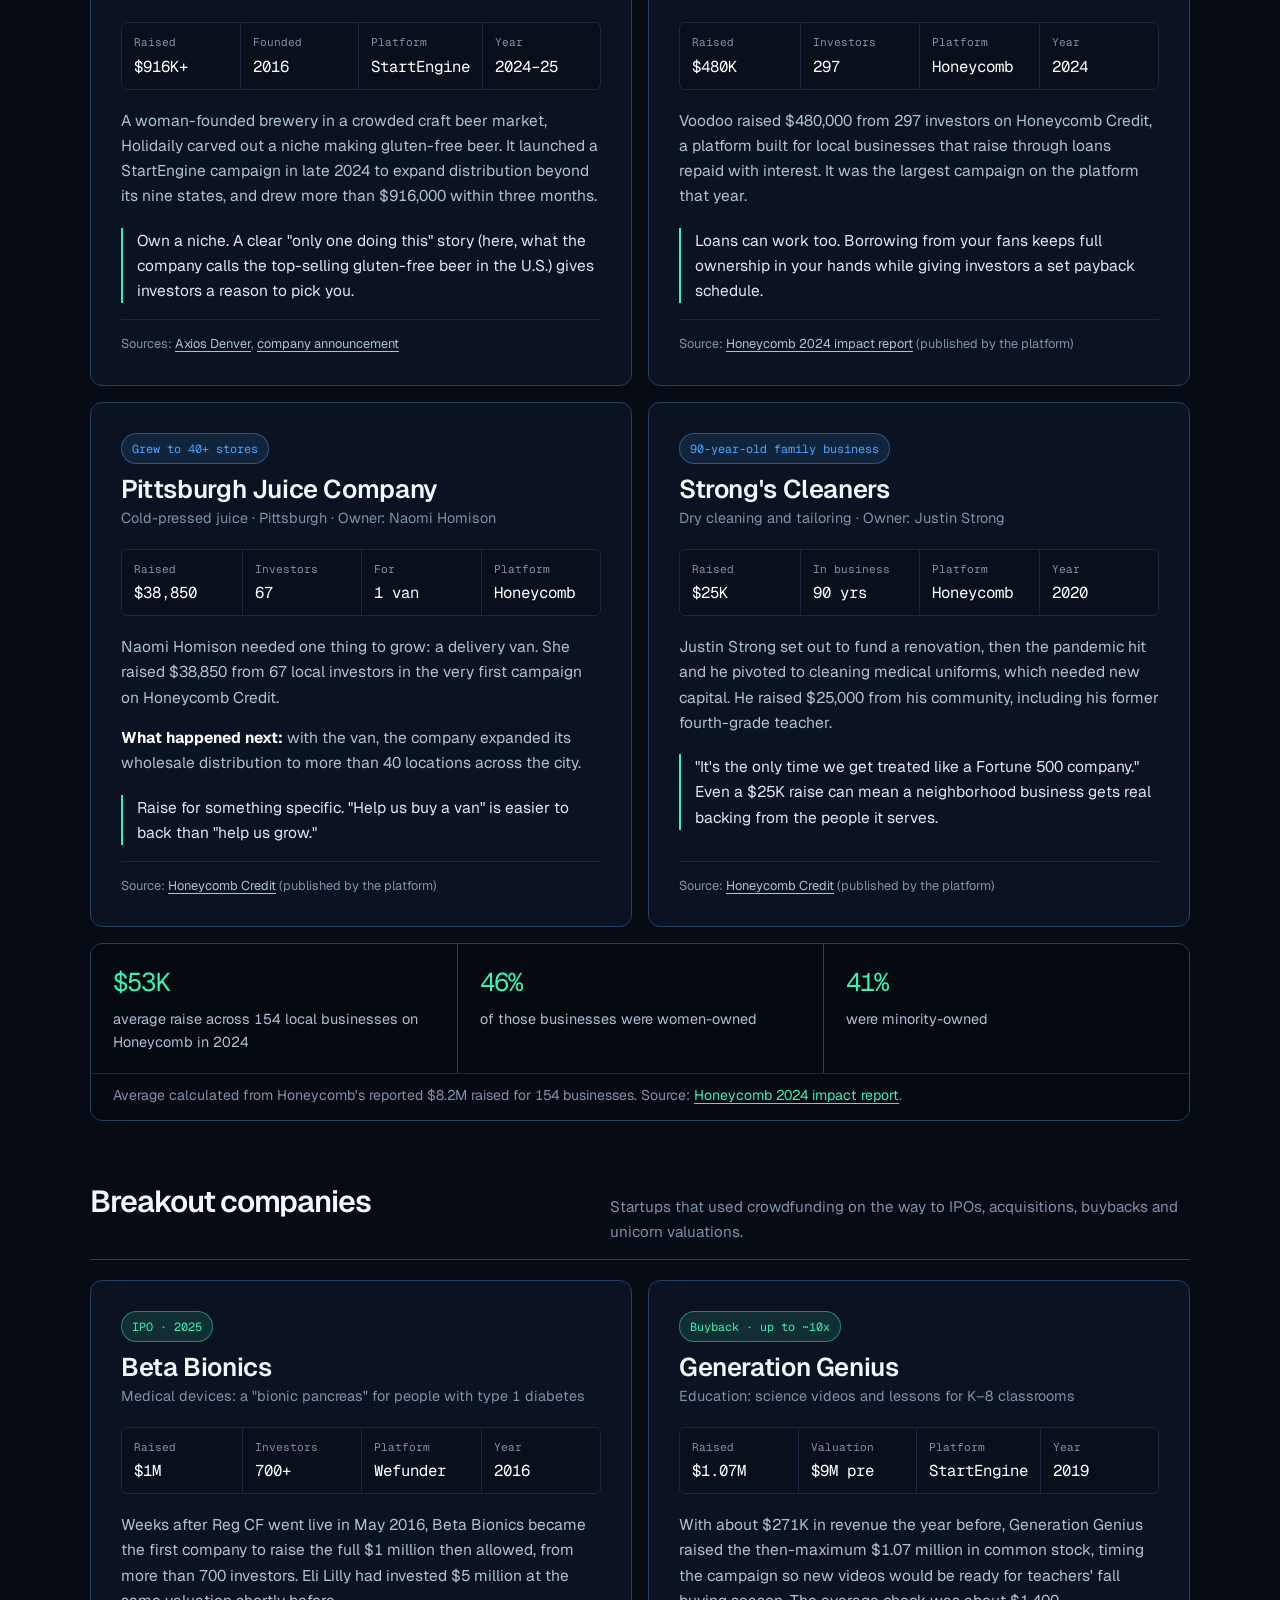
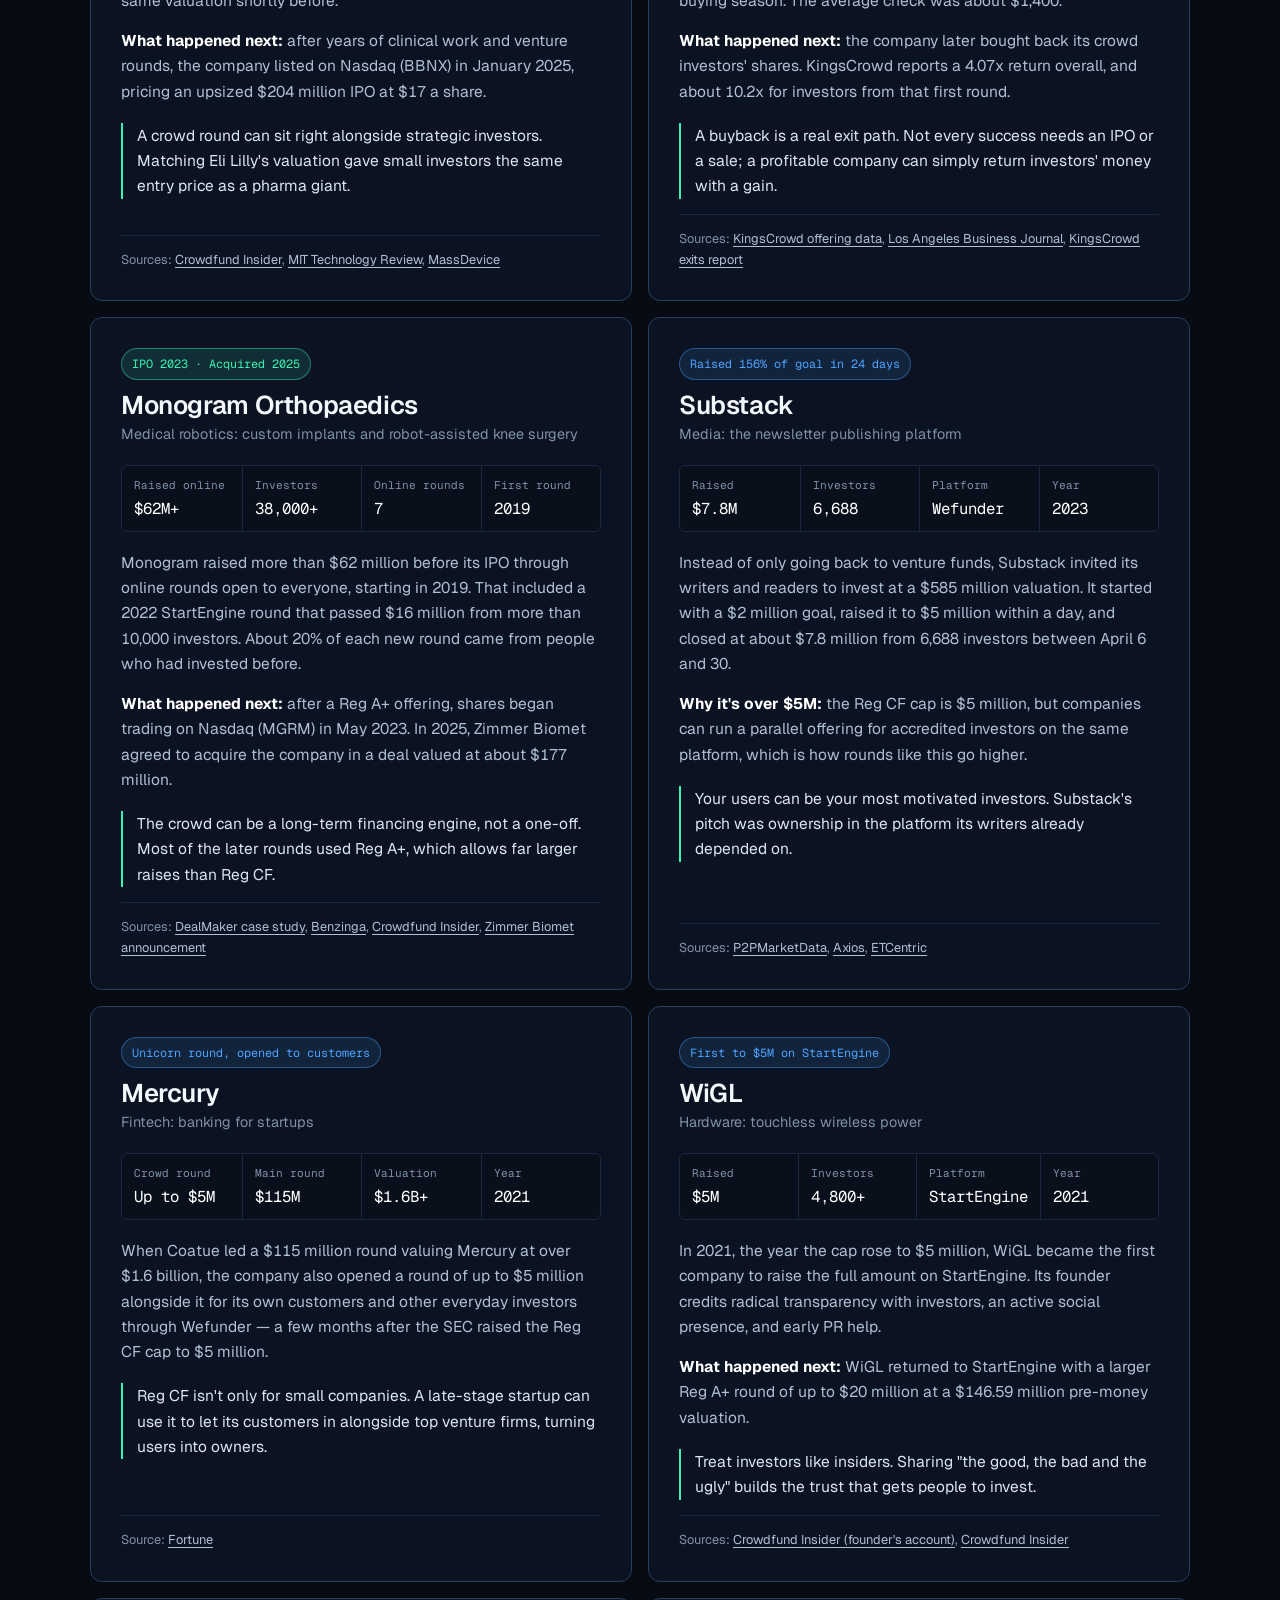
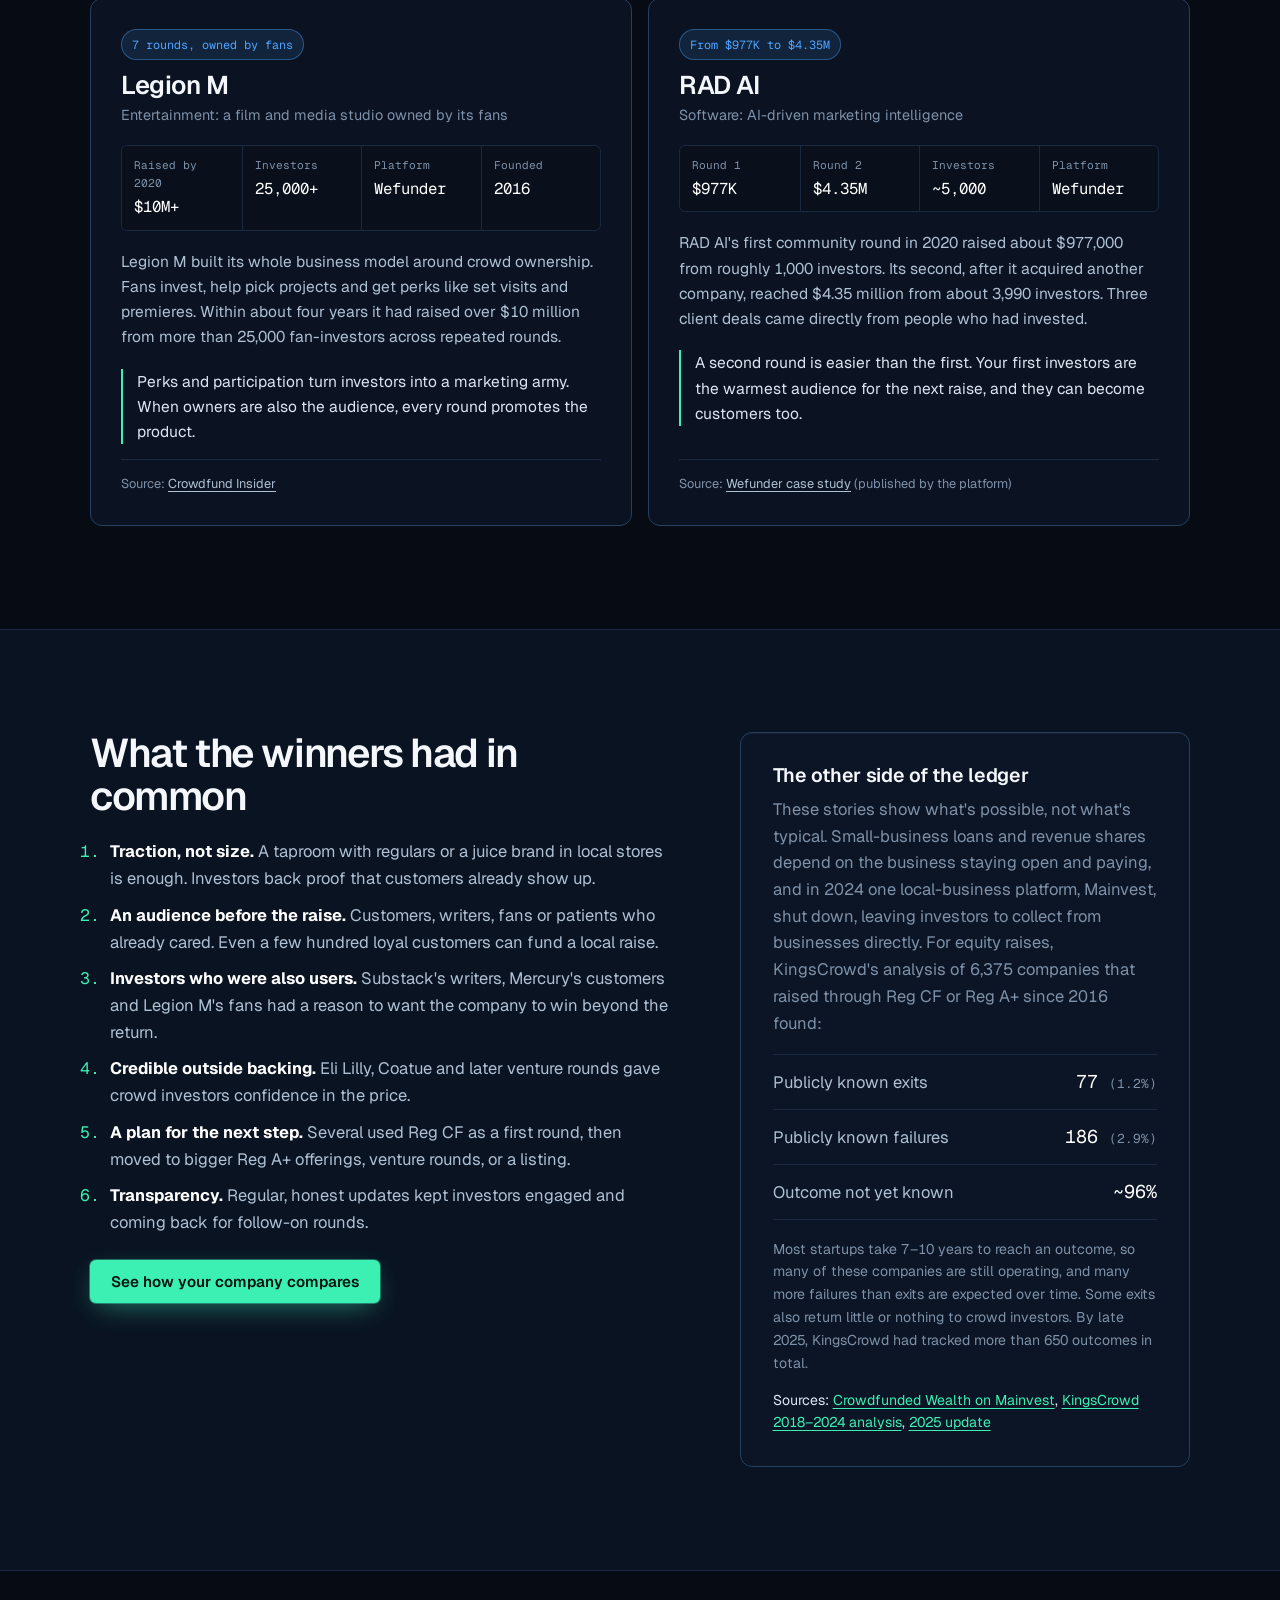
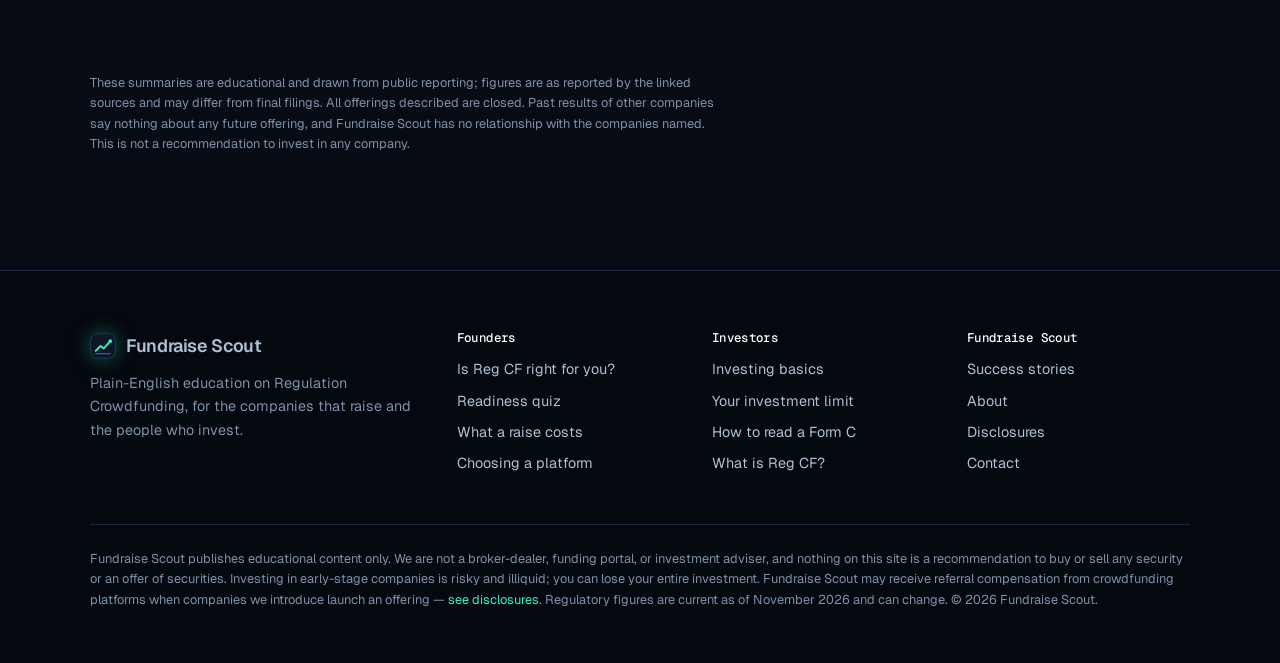
<file: stories.html>
<!doctype html>
<html lang="en">
<head>
<meta charset="utf-8">
<meta name="viewport" content="width=device-width, initial-scale=1">
<title>Reg CF Success Stories: 14 Real Campaigns | Fundraise Scout</title>
<meta name="description" content="Real equity crowdfunding success stories, from local breweries and women-founded brands to IPOs. What they raised, from how many investors, and what came next.">
<link rel="canonical" href="https://www.fundraisescout.com/stories">

<meta property="og:site_name" content="Fundraise Scout">
<meta property="og:title" content="Reg CF Success Stories: 14 Real Campaigns">
<meta property="og:description" content="Real equity crowdfunding success stories, from local breweries and women-founded brands to IPOs. What they raised, from how many investors, and what came next.">
<meta property="og:type" content="website">
<meta property="og:url" content="https://www.fundraisescout.com/stories">
<meta property="og:image" content="https://www.fundraisescout.com/assets/og-image.png">
<meta property="og:image:width" content="1200">
<meta property="og:image:height" content="630">
<meta property="og:image:alt" content="Fundraise Scout: Regulation Crowdfunding, explained">
<meta property="og:locale" content="en_US">
<meta name="twitter:card" content="summary_large_image">
<meta name="twitter:title" content="Reg CF Success Stories: 14 Real Campaigns">
<meta name="twitter:description" content="Real equity crowdfunding success stories, from local breweries and women-founded brands to IPOs. What they raised, from how many investors, and what came next.">
<meta name="twitter:image" content="https://www.fundraisescout.com/assets/og-image.png">
<meta name="theme-color" content="#060B14">
<link rel="icon" href="/assets/favicon.svg" type="image/svg+xml">
<link rel="icon" href="/assets/favicon-32.png" sizes="32x32" type="image/png">
<link rel="apple-touch-icon" href="/assets/apple-touch-icon.png">
<script type="application/ld+json">{"@context": "https://schema.org", "@graph": [{"@type": "BreadcrumbList", "itemListElement": [{"@type": "ListItem", "position": 1, "name": "Home", "item": "https://www.fundraisescout.com/"}, {"@type": "ListItem", "position": 2, "name": "Reg CF Success Stories: 14 Real Campaigns", "item": "https://www.fundraisescout.com/stories"}]}]}</script>
<link rel="preconnect" href="https://fonts.googleapis.com">
<link rel="preconnect" href="https://fonts.gstatic.com" crossorigin>
<link href="https://fonts.googleapis.com/css2?family=Geist:wght@400;500;600;700&family=Geist+Mono:wght@400;500&display=swap" rel="stylesheet">
<link rel="stylesheet" href="/assets/styles.css">
<script src="/assets/config.js"></script>
<script>if(!(window.matchMedia&&matchMedia("(prefers-reduced-motion: reduce)").matches))document.documentElement.classList.add("js-motion")</script>
<script src="/assets/main.js" defer></script>
<script src="/assets/motion.js" defer></script>
</head>
<body>
<a class="skip" href="#main">Skip to content</a>
<header class="site-header">
  <div class="wrap">
    <a class="brand" href="/"><svg class="brand-mark" viewBox="0 0 32 32" aria-hidden="true"><rect x="1" y="1" width="30" height="30" rx="8" fill="#0D1727" stroke="#27405F"/><path d="M7 22 L13 16 L17 19 L25 10" fill="none" stroke="#3CF0B4" stroke-width="2.4" stroke-linecap="round" stroke-linejoin="round"/><circle cx="25" cy="10" r="2.2" fill="#3CF0B4"/><path d="M7 25.5 H25" stroke="#4DA3FF" stroke-width="1.2" stroke-linecap="round" opacity=".7"/></svg>Fundraise Scout</a>
    <button class="nav-toggle" aria-expanded="false" aria-controls="nav" aria-label="Menu">
      <svg width="20" height="20" viewBox="0 0 20 20" aria-hidden="true"><path d="M3 6h14M3 10h14M3 14h14" stroke="currentColor" stroke-width="1.8" stroke-linecap="round"/></svg>
    </button>
    <nav class="nav" id="nav" aria-label="Main"><a href="/founders">For founders</a><a href="/investors">For investors</a><a href="/learn">Learn</a><a href="/stories" aria-current=page>Success stories</a><a href="/about">About</a><a class="btn btn-primary btn-sm" href="/quiz">Check your readiness</a></nav>
  </div>
</header>
<div class="ticker" role="region" aria-label="Key Reg CF figures"><div class="ticker-track"><ul><li>Reg CF cap / 12 mo<b class="">$5.0M</b></li><li>Proposed cap<b class="pend">$20M</b> <span class="pend">Under SEC review</span></li><li>Non-accredited limit<b class="">$2,500 – $124,000</b></li><li>Accredited limit<b class="up">None</b></li><li>Min. offering window<b class="">21 days</b></li><li>Investor cancel window<b class="">48h before close</b></li><li>Resale restriction<b class="">12 months</b></li><li>Audit required above<b class="">$1.235M</b></li><li>Reg A+ Tier 2 cap<b class="">$75M</b></li></ul><ul aria-hidden="true"><li>Reg CF cap / 12 mo<b class="">$5.0M</b></li><li>Proposed cap<b class="pend">$20M</b> <span class="pend">Under SEC review</span></li><li>Non-accredited limit<b class="">$2,500 – $124,000</b></li><li>Accredited limit<b class="up">None</b></li><li>Min. offering window<b class="">21 days</b></li><li>Investor cancel window<b class="">48h before close</b></li><li>Resale restriction<b class="">12 months</b></li><li>Audit required above<b class="">$1.235M</b></li><li>Reg A+ Tier 2 cap<b class="">$75M</b></li></ul></div></div>
<main id="main">
<section class="hero">
  <div class="wrap">
    <p class="status">14 campaigns, every figure sourced</p>
    <h1 style="max-width:16ch">From the corner brewery to Nasdaq.</h1>
    <p class="lede">Crowdfunding isn't only for venture-backed startups. Breweries, cafés, family businesses and first-time founders have raised from their own customers and neighbors — some with checks as small as $100. Here are real campaigns of every size, with every figure linked to its source.</p>
  </div>
</section>

<section class="section" style="padding-top:0">
  <div class="wrap">
    <div class="story-filters" role="group" aria-label="Filter stories by outcome">
      <button type="button" class="chip" aria-pressed="true" data-filter="all">All stories</button>
      <button type="button" class="chip" aria-pressed="false" data-filter="main">Local &amp; small business</button>
      <button type="button" class="chip" aria-pressed="false" data-filter="women">Women-founded</button>
      <button type="button" class="chip" aria-pressed="false" data-filter="exit">Ended in an exit</button>
      <button type="button" class="chip" aria-pressed="false" data-filter="community">Community-built</button>
      <button type="button" class="chip" aria-pressed="false" data-filter="max">Raised $5M or more</button>
    </div>

    <div class="story-group" data-group>
      <div class="group-head">
        <h2>Main Street raises</h2>
        <p class="muted">Local businesses raising $25K–$1M from customers and neighbors, often as loans or revenue-share deals that pay investors back from sales.</p>
      </div>
      <div class="stories">

      <article class="story" data-tags="main">
        <header class="story-top">
          <span class="story-outcome is-exit">Opened Oct 2022</span>
          <h3>Harlan County Beer Company</h3>
          <p class="story-what">Brewery and family restaurant · Harlan, Kentucky</p>
        </header>
        <dl class="story-stats">
          <div><dt>Raised</dt><dd>$240K</dd></div>
          <div><dt>Investors</dt><dd>356</dd></div>
          <div><dt>Median check</dt><dd>$250</dd></div>
          <div><dt>Platform</dt><dd>Wefunder</dd></div>
        </dl>
        <p>To bring a brewery to a restored 100-year-old building in Appalachian coal country, the founders offered a revenue share: 5% of gross sales paid out to investors every quarter. About half the money came from Kentuckians; the most common investment was $100.</p>
        <p><strong>What happened next:</strong> the raise paid for renovation, brewing and kitchen equipment, and Harlan's first brewery opened in October 2022.</p>
        <p class="story-lesson">You don't need a huge market. A small town with a clear story drew investors from 32 states.</p>
        <p class="story-src">Source: <a href="https://communityround-e8aee06d8f554749.onporter.run/case-studies/harlan-county" target="_blank" rel="noopener">Wefunder case study</a> (published by the platform)</p>
      </article>

      <article class="story" data-tags="main women">
        <header class="story-top">
          <span class="story-outcome">Filled in 4 hours</span>
          <h3>Sool</h3>
          <p class="story-what">Korean rice wine and soju cocktails · New York · Founder: Carol Pak</p>
        </header>
        <dl class="story-stats">
          <div><dt>Raised</dt><dd>$124K</dd></div>
          <div><dt>Investors</dt><dd>157</dd></div>
          <div><dt>Platform</dt><dd>Wefunder</dd></div>
          <div><dt>Year</dt><dd>2022</dd></div>
        </dl>
        <p>Carol Pak capped her 2022 community round at $124K because she didn't have reviewed financials yet. It filled in four hours, about two months sooner than she expected, and it brought in angel investors with larger checks outside the platform.</p>
        <p><strong>What happened next:</strong> by 2023 Sool had sold more than 2.4 million cans, moving from H Mart into Whole Foods and Total Wine.</p>
        <p class="story-lesson">Start small and fill fast. A modest goal that sells out creates momentum and credibility for the next round.</p>
        <p class="story-src">Sources: <a href="https://communityround-e8aee06d8f554749.onporter.run/case-studies/sool" target="_blank" rel="noopener">Wefunder case study</a>, <a href="https://www.koreatimes.co.kr/lifestyle/trends/20230509/spreading-makgeolli-spirit-in-us" target="_blank" rel="noopener">The Korea Times</a></p>
      </article>

      <article class="story" data-tags="main women">
        <header class="story-top">
          <span class="story-outcome">$916K+ in three months</span>
          <h3>Holidaily Brewing</h3>
          <p class="story-what">Gluten-free brewery · Golden, Colorado · Founder: Karen Hertz</p>
        </header>
        <dl class="story-stats">
          <div><dt>Raised</dt><dd>$916K+</dd></div>
          <div><dt>Founded</dt><dd>2016</dd></div>
          <div><dt>Platform</dt><dd>StartEngine</dd></div>
          <div><dt>Year</dt><dd>2024–25</dd></div>
        </dl>
        <p>A woman-founded brewery in a crowded craft beer market, Holidaily carved out a niche making gluten-free beer. It launched a StartEngine campaign in late 2024 to expand distribution beyond its nine states, and drew more than $916,000 within three months.</p>
        <p class="story-lesson">Own a niche. A clear "only one doing this" story (here, what the company calls the top-selling gluten-free beer in the U.S.) gives investors a reason to pick you.</p>
        <p class="story-src">Sources: <a href="https://www.axios.com/local/denver/2025/04/16/colorado-breweries-crowdfunding-left-hand-westbound-holidaily" target="_blank" rel="noopener">Axios Denver</a>, <a href="https://prnewswire.com/news-releases/holidaily-brewing-the-nations-top-female-owned-gluten-free-brewery-launches-crowdfunding-campaign-on-start-engine-to-power-growth-and-expansion-302292455.html" target="_blank" rel="noopener">company announcement</a></p>
      </article>

      <article class="story" data-tags="main">
        <header class="story-top">
          <span class="story-outcome">Platform's biggest raise of 2024</span>
          <h3>Voodoo Brewing</h3>
          <p class="story-what">Craft brewery and brewpubs · Pennsylvania</p>
        </header>
        <dl class="story-stats">
          <div><dt>Raised</dt><dd>$480K</dd></div>
          <div><dt>Investors</dt><dd>297</dd></div>
          <div><dt>Platform</dt><dd>Honeycomb</dd></div>
          <div><dt>Year</dt><dd>2024</dd></div>
        </dl>
        <p>Voodoo raised $480,000 from 297 investors on Honeycomb Credit, a platform built for local businesses that raise through loans repaid with interest. It was the largest campaign on the platform that year.</p>
        <p class="story-lesson">Loans can work too. Borrowing from your fans keeps full ownership in your hands while giving investors a set payback schedule.</p>
        <p class="story-src">Source: <a href="https://www.honeycombcredit.com/post/our-2024-honeycomb-impact-report" target="_blank" rel="noopener">Honeycomb 2024 impact report</a> (published by the platform)</p>
      </article>

      <article class="story" data-tags="main women">
        <header class="story-top">
          <span class="story-outcome">Grew to 40+ stores</span>
          <h3>Pittsburgh Juice Company</h3>
          <p class="story-what">Cold-pressed juice · Pittsburgh · Owner: Naomi Homison</p>
        </header>
        <dl class="story-stats">
          <div><dt>Raised</dt><dd>$38,850</dd></div>
          <div><dt>Investors</dt><dd>67</dd></div>
          <div><dt>For</dt><dd>1 van</dd></div>
          <div><dt>Platform</dt><dd>Honeycomb</dd></div>
        </dl>
        <p>Naomi Homison needed one thing to grow: a delivery van. She raised $38,850 from 67 local investors in the very first campaign on Honeycomb Credit.</p>
        <p><strong>What happened next:</strong> with the van, the company expanded its wholesale distribution to more than 40 locations across the city.</p>
        <p class="story-lesson">Raise for something specific. "Help us buy a van" is easier to back than "help us grow."</p>
        <p class="story-src">Source: <a href="https://www.honeycombcredit.com/amp/how-three-small-businesses-crowdfunded-their-growth-on-honeycomb" target="_blank" rel="noopener">Honeycomb Credit</a> (published by the platform)</p>
      </article>

      <article class="story" data-tags="main">
        <header class="story-top">
          <span class="story-outcome">90-year-old family business</span>
          <h3>Strong's Cleaners</h3>
          <p class="story-what">Dry cleaning and tailoring · Owner: Justin Strong</p>
        </header>
        <dl class="story-stats">
          <div><dt>Raised</dt><dd>$25K</dd></div>
          <div><dt>In business</dt><dd>90 yrs</dd></div>
          <div><dt>Platform</dt><dd>Honeycomb</dd></div>
          <div><dt>Year</dt><dd>2020</dd></div>
        </dl>
        <p>Justin Strong set out to fund a renovation, then the pandemic hit and he pivoted to cleaning medical uniforms, which needed new capital. He raised $25,000 from his community, including his former fourth-grade teacher.</p>
        <p class="story-lesson">"It's the only time we get treated like a Fortune 500 company." Even a $25K raise can mean a neighborhood business gets real backing from the people it serves.</p>
        <p class="story-src">Source: <a href="https://www.honeycombcredit.com/amp/how-three-small-businesses-crowdfunded-their-growth-on-honeycomb" target="_blank" rel="noopener">Honeycomb Credit</a> (published by the platform)</p>
      </article>

      </div>
      <div class="mainstreet-stats">
        <div><span class="ms-num">$53K</span><span class="ms-lbl">average raise across 154 local businesses on Honeycomb in 2024</span></div>
        <div><span class="ms-num">46%</span><span class="ms-lbl">of those businesses were women-owned</span></div>
        <div><span class="ms-num">41%</span><span class="ms-lbl">were minority-owned</span></div>
        <p class="small muted">Average calculated from Honeycomb's reported $8.2M raised for 154 businesses. Source: <a href="https://www.honeycombcredit.com/post/our-2024-honeycomb-impact-report" target="_blank" rel="noopener">Honeycomb 2024 impact report</a>.</p>
      </div>
    </div>

    <div class="story-group" data-group>
      <div class="group-head">
        <h2>Breakout companies</h2>
        <p class="muted">Startups that used crowdfunding on the way to IPOs, acquisitions, buybacks and unicorn valuations.</p>
      </div>
      <div class="stories">

      <article class="story" data-tags="exit">
        <header class="story-top">
          <span class="story-outcome is-exit">IPO · 2025</span>
          <h3>Beta Bionics</h3>
          <p class="story-what">Medical devices: a "bionic pancreas" for people with type 1 diabetes</p>
        </header>
        <dl class="story-stats">
          <div><dt>Raised</dt><dd>$1M</dd></div>
          <div><dt>Investors</dt><dd>700+</dd></div>
          <div><dt>Platform</dt><dd>Wefunder</dd></div>
          <div><dt>Year</dt><dd>2016</dd></div>
        </dl>
        <p>Weeks after Reg CF went live in May 2016, Beta Bionics became the first company to raise the full $1 million then allowed, from more than 700 investors. Eli Lilly had invested $5 million at the same valuation shortly before.</p>
        <p><strong>What happened next:</strong> after years of clinical work and venture rounds, the company listed on Nasdaq (BBNX) in January 2025, pricing an upsized $204 million IPO at $17 a share.</p>
        <p class="story-lesson">A crowd round can sit right alongside strategic investors. Matching Eli Lilly's valuation gave small investors the same entry price as a pharma giant.</p>
        <p class="story-src">Sources: <a href="https://www.crowdfundinsider.com/2016/07/88480-first-one-million-betabionics-reg-cf-offer-closes-wefunder/" target="_blank" rel="noopener">Crowdfund Insider</a>, <a href="https://www.technologyreview.com/2016/07/29/158604/artificial-pancreas-is-first-to-raise-1-million-under-new-crowdfunding-rules/" target="_blank" rel="noopener">MIT Technology Review</a>, <a href="https://www.massdevice.com/beta-bionics-goes-public-with-upsized-204m-ipo/" target="_blank" rel="noopener">MassDevice</a></p>
      </article>

      <article class="story" data-tags="exit">
        <header class="story-top">
          <span class="story-outcome is-exit">Buyback · up to ~10x</span>
          <h3>Generation Genius</h3>
          <p class="story-what">Education: science videos and lessons for K–8 classrooms</p>
        </header>
        <dl class="story-stats">
          <div><dt>Raised</dt><dd>$1.07M</dd></div>
          <div><dt>Valuation</dt><dd>$9M pre</dd></div>
          <div><dt>Platform</dt><dd>StartEngine</dd></div>
          <div><dt>Year</dt><dd>2019</dd></div>
        </dl>
        <p>With about $271K in revenue the year before, Generation Genius raised the then-maximum $1.07 million in common stock, timing the campaign so new videos would be ready for teachers' fall buying season. The average check was about $1,400.</p>
        <p><strong>What happened next:</strong> the company later bought back its crowd investors' shares. KingsCrowd reports a 4.07x return overall, and about 10.2x for investors from that first round.</p>
        <p class="story-lesson">A buyback is a real exit path. Not every success needs an IPO or a sale; a profitable company can simply return investors' money with a gain.</p>
        <p class="story-src">Sources: <a href="https://kingscrowd.com/generation-genius-on-startengine/" target="_blank" rel="noopener">KingsCrowd offering data</a>, <a href="https://labusinessjournal.com/finance/fundraising-genius/" target="_blank" rel="noopener">Los Angeles Business Journal</a>, <a href="https://kingscrowd.com/investment-crowdfunding-exits-failures-2025-update/" target="_blank" rel="noopener">KingsCrowd exits report</a></p>
      </article>

      <article class="story" data-tags="exit community">
        <header class="story-top">
          <span class="story-outcome is-exit">IPO 2023 · Acquired 2025</span>
          <h3>Monogram Orthopaedics</h3>
          <p class="story-what">Medical robotics: custom implants and robot-assisted knee surgery</p>
        </header>
        <dl class="story-stats">
          <div><dt>Raised online</dt><dd>$62M+</dd></div>
          <div><dt>Investors</dt><dd>38,000+</dd></div>
          <div><dt>Online rounds</dt><dd>7</dd></div>
          <div><dt>First round</dt><dd>2019</dd></div>
        </dl>
        <p>Monogram raised more than $62 million before its IPO through online rounds open to everyone, starting in 2019. That included a 2022 StartEngine round that passed $16 million from more than 10,000 investors. About 20% of each new round came from people who had invested before.</p>
        <p><strong>What happened next:</strong> after a Reg A+ offering, shares began trading on Nasdaq (MGRM) in May 2023. In 2025, Zimmer Biomet agreed to acquire the company in a deal valued at about $177 million.</p>
        <p class="story-lesson">The crowd can be a long-term financing engine, not a one-off. Most of the later rounds used Reg A+, which allows far larger raises than Reg CF.</p>
        <p class="story-src">Sources: <a href="https://www.dealmaker.tech/case-studies/from-startup-to-nasdaq--and-beyond-how-monogram-raised-62m-pre-ipo-and-13m-post-ipo" target="_blank" rel="noopener">DealMaker case study</a>, <a href="https://www.benzinga.com/startups/22/02/25578170/monogram-orthopaedics-raises-over-16-million-on-startengine-offering-closing-soon" target="_blank" rel="noopener">Benzinga</a>, <a href="https://www.crowdfundinsider.com/2023/06/208331-monogram-orthopaedics-trades-shares-on-nasdaq-following-reg-a-securities-offering/" target="_blank" rel="noopener">Crowdfund Insider</a>, <a href="https://www.biospace.com/press-releases/zimmer-biomet-announces-definitive-agreement-to-acquire-monogram-technologies-expanding-robotics-suite-with-autonomous-solutions" target="_blank" rel="noopener">Zimmer Biomet announcement</a></p>
      </article>

      <article class="story" data-tags="community max">
        <header class="story-top">
          <span class="story-outcome">Raised 156% of goal in 24 days</span>
          <h3>Substack</h3>
          <p class="story-what">Media: the newsletter publishing platform</p>
        </header>
        <dl class="story-stats">
          <div><dt>Raised</dt><dd>$7.8M</dd></div>
          <div><dt>Investors</dt><dd>6,688</dd></div>
          <div><dt>Platform</dt><dd>Wefunder</dd></div>
          <div><dt>Year</dt><dd>2023</dd></div>
        </dl>
        <p>Instead of only going back to venture funds, Substack invited its writers and readers to invest at a $585 million valuation. It started with a $2 million goal, raised it to $5 million within a day, and closed at about $7.8 million from 6,688 investors between April 6 and 30.</p>
        <p><strong>Why it's over $5M:</strong> the Reg CF cap is $5 million, but companies can run a parallel offering for accredited investors on the same platform, which is how rounds like this go higher.</p>
        <p class="story-lesson">Your users can be your most motivated investors. Substack's pitch was ownership in the platform its writers already depended on.</p>
        <p class="story-src">Sources: <a href="https://p2pmarketdata.com/investments/substack-on-wefunder-2023" target="_blank" rel="noopener">P2PMarketData</a>, <a href="https://www.axios.com/2023/04/07/substack-gets-writers-to-invest-but-doesnt-share-new-financial-info" target="_blank" rel="noopener">Axios</a>, <a href="https://www.etcentric.org/?p=175135" target="_blank" rel="noopener">ETCentric</a></p>
      </article>

      <article class="story" data-tags="community">
        <header class="story-top">
          <span class="story-outcome">Unicorn round, opened to customers</span>
          <h3>Mercury</h3>
          <p class="story-what">Fintech: banking for startups</p>
        </header>
        <dl class="story-stats">
          <div><dt>Crowd round</dt><dd>Up to $5M</dd></div>
          <div><dt>Main round</dt><dd>$115M</dd></div>
          <div><dt>Valuation</dt><dd>$1.6B+</dd></div>
          <div><dt>Year</dt><dd>2021</dd></div>
        </dl>
        <p>When Coatue led a $115 million round valuing Mercury at over $1.6 billion, the company also opened a round of up to $5 million alongside it for its own customers and other everyday investors through Wefunder — a few months after the SEC raised the Reg CF cap to $5 million.</p>
        <p class="story-lesson">Reg CF isn't only for small companies. A late-stage startup can use it to let its customers in alongside top venture firms, turning users into owners.</p>
        <p class="story-src">Source: <a href="https://fortune.com/2021/07/29/mercurys-new-unicorn-status-offers-a-case-for-crowdfunding" target="_blank" rel="noopener">Fortune</a></p>
      </article>

      <article class="story" data-tags="max">
        <header class="story-top">
          <span class="story-outcome">First to $5M on StartEngine</span>
          <h3>WiGL</h3>
          <p class="story-what">Hardware: touchless wireless power</p>
        </header>
        <dl class="story-stats">
          <div><dt>Raised</dt><dd>$5M</dd></div>
          <div><dt>Investors</dt><dd>4,800+</dd></div>
          <div><dt>Platform</dt><dd>StartEngine</dd></div>
          <div><dt>Year</dt><dd>2021</dd></div>
        </dl>
        <p>In 2021, the year the cap rose to $5 million, WiGL became the first company to raise the full amount on StartEngine. Its founder credits radical transparency with investors, an active social presence, and early PR help.</p>
        <p><strong>What happened next:</strong> WiGL returned to StartEngine with a larger Reg A+ round of up to $20 million at a $146.59 million pre-money valuation.</p>
        <p class="story-lesson">Treat investors like insiders. Sharing "the good, the bad and the ugly" builds the trust that gets people to invest.</p>
        <p class="story-src">Sources: <a href="https://www.crowdfundinsider.com/2021/11/182725-lessons-from-startengines-1st-successful-5-million-regulation-crowdfunding-campaign/" target="_blank" rel="noopener">Crowdfund Insider (founder's account)</a>, <a href="https://www.crowdfundinsider.com/2023/05/207167-wigl-first-issuer-to-raise-5-million-reg-cf-funding-cap-on-startengine-returns-to-pursue-reg-a-funding-round/" target="_blank" rel="noopener">Crowdfund Insider</a></p>
      </article>

      <article class="story" data-tags="community">
        <header class="story-top">
          <span class="story-outcome">7 rounds, owned by fans</span>
          <h3>Legion M</h3>
          <p class="story-what">Entertainment: a film and media studio owned by its fans</p>
        </header>
        <dl class="story-stats">
          <div><dt>Raised by 2020</dt><dd>$10M+</dd></div>
          <div><dt>Investors</dt><dd>25,000+</dd></div>
          <div><dt>Platform</dt><dd>Wefunder</dd></div>
          <div><dt>Founded</dt><dd>2016</dd></div>
        </dl>
        <p>Legion M built its whole business model around crowd ownership. Fans invest, help pick projects and get perks like set visits and premieres. Within about four years it had raised over $10 million from more than 25,000 fan-investors across repeated rounds.</p>
        <p class="story-lesson">Perks and participation turn investors into a marketing army. When owners are also the audience, every round promotes the product.</p>
        <p class="story-src">Source: <a href="https://www.crowdfundinsider.com/2020/08/165060-legion-m-announces-seventh-fundraising-round-as-fan-owner-entertainment-studio-passes-10-million-with-more-than-25000-fan-based-investors/" target="_blank" rel="noopener">Crowdfund Insider</a></p>
      </article>

      <article class="story" data-tags="community">
        <header class="story-top">
          <span class="story-outcome">From $977K to $4.35M</span>
          <h3>RAD AI</h3>
          <p class="story-what">Software: AI-driven marketing intelligence</p>
        </header>
        <dl class="story-stats">
          <div><dt>Round 1</dt><dd>$977K</dd></div>
          <div><dt>Round 2</dt><dd>$4.35M</dd></div>
          <div><dt>Investors</dt><dd>~5,000</dd></div>
          <div><dt>Platform</dt><dd>Wefunder</dd></div>
        </dl>
        <p>RAD AI's first community round in 2020 raised about $977,000 from roughly 1,000 investors. Its second, after it acquired another company, reached $4.35 million from about 3,990 investors. Three client deals came directly from people who had invested.</p>
        <p class="story-lesson">A second round is easier than the first. Your first investors are the warmest audience for the next raise, and they can become customers too.</p>
        <p class="story-src">Source: <a href="https://communityround-e8aee06d8f554749.onporter.run/case-studies/rad" target="_blank" rel="noopener">Wefunder case study</a> (published by the platform)</p>
      </article>

      </div>
    </div>
    <p class="story-empty muted" hidden>No stories match that filter.</p>
  </div>
</section>

<section class="section section--tint">
  <div class="wrap cols cols-wide">
    <div>
      <h2>What the winners had in common</h2>
      <ol class="gaps">
        <li><strong>Traction, not size.</strong> A taproom with regulars or a juice brand in local stores is enough. Investors back proof that customers already show up.</li>
        <li><strong>An audience before the raise.</strong> Customers, writers, fans or patients who already cared. Even a few hundred loyal customers can fund a local raise.</li>
        <li><strong>Investors who were also users.</strong> Substack's writers, Mercury's customers and Legion M's fans had a reason to want the company to win beyond the return.</li>
        <li><strong>Credible outside backing.</strong> Eli Lilly, Coatue and later venture rounds gave crowd investors confidence in the price.</li>
        <li><strong>A plan for the next step.</strong> Several used Reg CF as a first round, then moved to bigger Reg A+ offerings, venture rounds, or a listing.</li>
        <li><strong>Transparency.</strong> Regular, honest updates kept investors engaged and coming back for follow-on rounds.</li>
      </ol>
      <p class="mt-2"><a class="btn btn-primary" href="/quiz">See how your company compares</a></p>
    </div>
    <div class="panel">
      <h3 class="mt-0">The other side of the ledger</h3>
      <p class="muted">These stories show what's possible, not what's typical. Small-business loans and revenue shares depend on the business staying open and paying, and in 2024 one local-business platform, Mainvest, shut down, leaving investors to collect from businesses directly. For equity raises, KingsCrowd's analysis of 6,375 companies that raised through Reg CF or Reg A+ since 2016 found:</p>
      <dl class="odds">
        <div><dt>Publicly known exits</dt><dd>77 <small>(1.2%)</small></dd></div>
        <div><dt>Publicly known failures</dt><dd>186 <small>(2.9%)</small></dd></div>
        <div><dt>Outcome not yet known</dt><dd>~96%</dd></div>
      </dl>
      <p class="muted small">Most startups take 7–10 years to reach an outcome, so many of these companies are still operating, and many more failures than exits are expected over time. Some exits also return little or nothing to crowd investors. By late 2025, KingsCrowd had tracked more than 650 outcomes in total.</p>
      <p class="small mb-0">Sources: <a href="https://www.crowdfundedwealth.com/articles/what-happened-to-mainvest" target="_blank" rel="noopener">Crowdfunded Wealth on Mainvest</a>, <a href="https://kingscrowd.com/investment-crowdfunding-exits-vs-failures-a-2018-2024-data-analysis/" target="_blank" rel="noopener">KingsCrowd 2018–2024 analysis</a>, <a href="https://kingscrowd.com/investment-crowdfunding-exits-failures-2025-update/" target="_blank" rel="noopener">2025 update</a></p>
    </div>
  </div>
</section>

<section class="section">
  <div class="wrap">
    <p class="disclaimer" style="max-width:80ch">These summaries are educational and drawn from public reporting; figures are as reported by the linked sources and may differ from final filings. All offerings described are closed. Past results of other companies say nothing about any future offering, and Fundraise Scout has no relationship with the companies named. This is not a recommendation to invest in any company.</p>
  </div>
</section>

<script>
(function () {
  var chips = document.querySelectorAll(".story-filters .chip");
  var cards = document.querySelectorAll(".story");
  var empty = document.querySelector(".story-empty");
  chips.forEach(function (chip) {
    chip.addEventListener("click", function () {
      var f = chip.getAttribute("data-filter"), shown = 0;
      chips.forEach(function (c) { c.setAttribute("aria-pressed", c === chip ? "true" : "false"); });
      cards.forEach(function (card) {
        var on = f === "all" || (" " + card.getAttribute("data-tags") + " ").indexOf(" " + f + " ") > -1;
        card.hidden = !on; if (on) shown++;
      });
      document.querySelectorAll("[data-group]").forEach(function (g) {
        g.hidden = !g.querySelector(".story:not([hidden])");
      });
      empty.hidden = shown > 0;
    });
  });
})();
</script>

</main>
<footer class="site-footer">
  <div class="wrap">
    <div class="foot-grid">
      <div>
        <a class="brand" href="/"><svg class="brand-mark" viewBox="0 0 32 32" aria-hidden="true"><rect x="1" y="1" width="30" height="30" rx="8" fill="#0D1727" stroke="#27405F"/><path d="M7 22 L13 16 L17 19 L25 10" fill="none" stroke="#3CF0B4" stroke-width="2.4" stroke-linecap="round" stroke-linejoin="round"/><circle cx="25" cy="10" r="2.2" fill="#3CF0B4"/><path d="M7 25.5 H25" stroke="#4DA3FF" stroke-width="1.2" stroke-linecap="round" opacity=".7"/></svg>Fundraise Scout</a>
        <p>Plain-English education on Regulation Crowdfunding, for the companies that raise and the people who invest.</p>
      </div>
      <div><h4>Founders</h4><ul>
        <li><a href="/founders">Is Reg CF right for you?</a></li>
        <li><a href="/quiz">Readiness quiz</a></li>
        <li><a href="/learn/cost-of-a-reg-cf-raise">What a raise costs</a></li>
        <li><a href="/learn/choosing-a-funding-portal">Choosing a platform</a></li></ul></div>
      <div><h4>Investors</h4><ul>
        <li><a href="/investors">Investing basics</a></li>
        <li><a href="/investors#limit">Your investment limit</a></li>
        <li><a href="/learn/how-to-read-a-form-c">How to read a Form C</a></li>
        <li><a href="/learn/what-is-reg-cf">What is Reg CF?</a></li></ul></div>
      <div><h4>Fundraise Scout</h4><ul>
        <li><a href="/stories">Success stories</a></li>
        <li><a href="/about">About</a></li>
        <li><a href="/about#disclosures">Disclosures</a></li>
        <li><a href="/about#contact">Contact</a></li></ul></div>
    </div>
    <p class="disclaimer">Fundraise Scout publishes educational content only. We are not a broker-dealer, funding portal, or investment adviser, and nothing on this site is a recommendation to buy or sell any security or an offer of securities. Investing in early-stage companies is risky and illiquid; you can lose your entire investment. Fundraise Scout may receive referral compensation from crowdfunding platforms when companies we introduce launch an offering — <a href="/about#disclosures">see disclosures</a>. Regulatory figures are current as of November 2026 and can change. &copy; <span data-year></span> Fundraise Scout.</p>
  </div>
</footer>
</body>
</html>
</file>
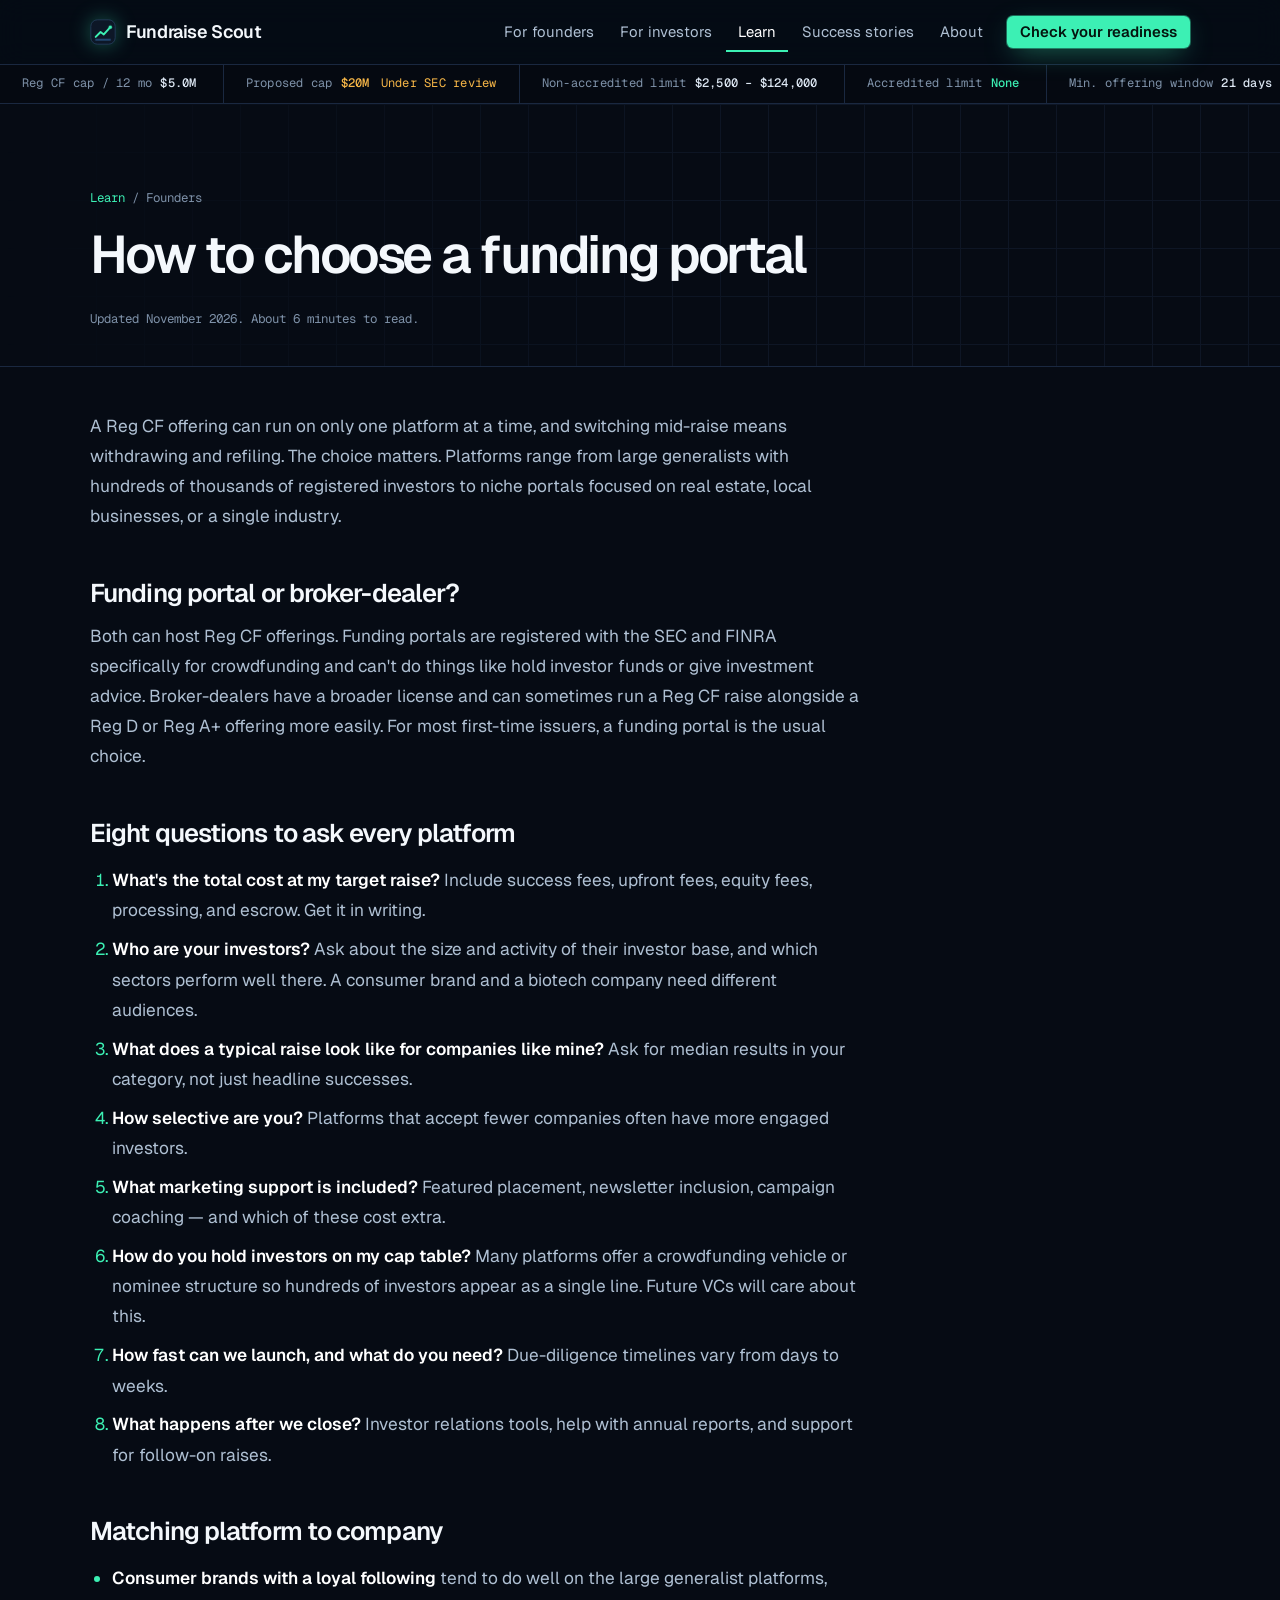
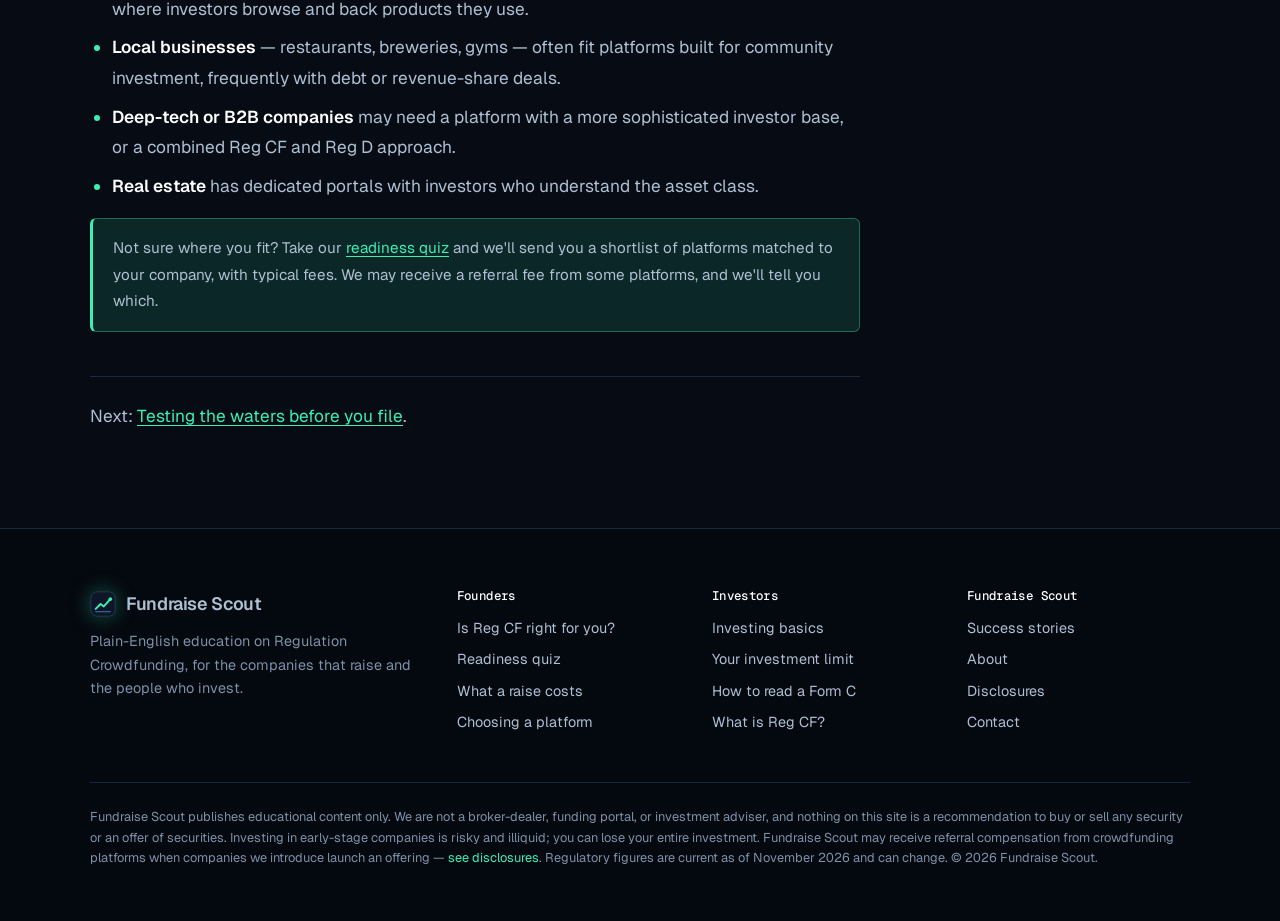
<file: learn/choosing-a-funding-portal.html>
<!doctype html>
<html lang="en">
<head>
<meta charset="utf-8">
<meta name="viewport" content="width=device-width, initial-scale=1">
<title>How to Choose a Reg CF Funding Portal | Fundraise Scout</title>
<meta name="description" content="Eight questions to ask before you sign with a crowdfunding platform: total fees, investor audience, selectivity, marketing support and cap table structure.">
<link rel="canonical" href="https://www.fundraisescout.com/learn/choosing-a-funding-portal">

<meta property="og:site_name" content="Fundraise Scout">
<meta property="og:title" content="How to Choose a Reg CF Funding Portal">
<meta property="og:description" content="Eight questions to ask before you sign with a crowdfunding platform: total fees, investor audience, selectivity, marketing support and cap table structure.">
<meta property="og:type" content="article">
<meta property="og:url" content="https://www.fundraisescout.com/learn/choosing-a-funding-portal">
<meta property="og:image" content="https://www.fundraisescout.com/assets/og-image.png">
<meta property="og:image:width" content="1200">
<meta property="og:image:height" content="630">
<meta property="og:image:alt" content="Fundraise Scout: Regulation Crowdfunding, explained">
<meta property="og:locale" content="en_US">
<meta property="article:published_time" content="2026-11-03">
<meta property="article:modified_time" content="2026-11-08">
<meta name="twitter:card" content="summary_large_image">
<meta name="twitter:title" content="How to Choose a Reg CF Funding Portal">
<meta name="twitter:description" content="Eight questions to ask before you sign with a crowdfunding platform: total fees, investor audience, selectivity, marketing support and cap table structure.">
<meta name="twitter:image" content="https://www.fundraisescout.com/assets/og-image.png">
<meta name="theme-color" content="#060B14">
<link rel="icon" href="/assets/favicon.svg" type="image/svg+xml">
<link rel="icon" href="/assets/favicon-32.png" sizes="32x32" type="image/png">
<link rel="apple-touch-icon" href="/assets/apple-touch-icon.png">
<script type="application/ld+json">{"@context": "https://schema.org", "@graph": [{"@type": "BreadcrumbList", "itemListElement": [{"@type": "ListItem", "position": 1, "name": "Home", "item": "https://www.fundraisescout.com/"}, {"@type": "ListItem", "position": 2, "name": "Learn", "item": "https://www.fundraisescout.com/learn"}, {"@type": "ListItem", "position": 3, "name": "How to Choose a Funding Portal", "item": "https://www.fundraisescout.com/learn/choosing-a-funding-portal"}]}, {"@type": "Article", "headline": "How to choose a funding portal", "description": "Eight questions to ask before you sign with a crowdfunding platform: total fees, investor audience, selectivity, marketing support and cap table structure.", "datePublished": "2026-11-03", "dateModified": "2026-11-08", "author": {"@id": "https://www.fundraisescout.com/#org"}, "publisher": {"@type": "Organization", "@id": "https://www.fundraisescout.com/#org", "name": "Fundraise Scout", "url": "https://www.fundraisescout.com/", "logo": {"@type": "ImageObject", "url": "https://www.fundraisescout.com/assets/logo-512.png", "width": 512, "height": 512}, "description": "Plain-English education on Regulation Crowdfunding (Reg CF) for founders raising capital and the investors who back them."}, "image": "https://www.fundraisescout.com/assets/og-image.png", "mainEntityOfPage": "https://www.fundraisescout.com/learn/choosing-a-funding-portal", "inLanguage": "en-US"}]}</script>
<link rel="preconnect" href="https://fonts.googleapis.com">
<link rel="preconnect" href="https://fonts.gstatic.com" crossorigin>
<link href="https://fonts.googleapis.com/css2?family=Geist:wght@400;500;600;700&family=Geist+Mono:wght@400;500&display=swap" rel="stylesheet">
<link rel="stylesheet" href="/assets/styles.css">
<script src="/assets/config.js"></script>
<script>if(!(window.matchMedia&&matchMedia("(prefers-reduced-motion: reduce)").matches))document.documentElement.classList.add("js-motion")</script>
<script src="/assets/main.js" defer></script>
<script src="/assets/motion.js" defer></script>
</head>
<body>
<a class="skip" href="#main">Skip to content</a>
<header class="site-header">
  <div class="wrap">
    <a class="brand" href="/"><svg class="brand-mark" viewBox="0 0 32 32" aria-hidden="true"><rect x="1" y="1" width="30" height="30" rx="8" fill="#0D1727" stroke="#27405F"/><path d="M7 22 L13 16 L17 19 L25 10" fill="none" stroke="#3CF0B4" stroke-width="2.4" stroke-linecap="round" stroke-linejoin="round"/><circle cx="25" cy="10" r="2.2" fill="#3CF0B4"/><path d="M7 25.5 H25" stroke="#4DA3FF" stroke-width="1.2" stroke-linecap="round" opacity=".7"/></svg>Fundraise Scout</a>
    <button class="nav-toggle" aria-expanded="false" aria-controls="nav" aria-label="Menu">
      <svg width="20" height="20" viewBox="0 0 20 20" aria-hidden="true"><path d="M3 6h14M3 10h14M3 14h14" stroke="currentColor" stroke-width="1.8" stroke-linecap="round"/></svg>
    </button>
    <nav class="nav" id="nav" aria-label="Main"><a href="/founders">For founders</a><a href="/investors">For investors</a><a href="/learn" aria-current=page>Learn</a><a href="/stories">Success stories</a><a href="/about">About</a><a class="btn btn-primary btn-sm" href="/quiz">Check your readiness</a></nav>
  </div>
</header>
<div class="ticker" role="region" aria-label="Key Reg CF figures"><div class="ticker-track"><ul><li>Reg CF cap / 12 mo<b class="">$5.0M</b></li><li>Proposed cap<b class="pend">$20M</b> <span class="pend">Under SEC review</span></li><li>Non-accredited limit<b class="">$2,500 – $124,000</b></li><li>Accredited limit<b class="up">None</b></li><li>Min. offering window<b class="">21 days</b></li><li>Investor cancel window<b class="">48h before close</b></li><li>Resale restriction<b class="">12 months</b></li><li>Audit required above<b class="">$1.235M</b></li><li>Reg A+ Tier 2 cap<b class="">$75M</b></li></ul><ul aria-hidden="true"><li>Reg CF cap / 12 mo<b class="">$5.0M</b></li><li>Proposed cap<b class="pend">$20M</b> <span class="pend">Under SEC review</span></li><li>Non-accredited limit<b class="">$2,500 – $124,000</b></li><li>Accredited limit<b class="up">None</b></li><li>Min. offering window<b class="">21 days</b></li><li>Investor cancel window<b class="">48h before close</b></li><li>Resale restriction<b class="">12 months</b></li><li>Audit required above<b class="">$1.235M</b></li><li>Reg A+ Tier 2 cap<b class="">$75M</b></li></ul></div></div>
<main id="main">
<header class="article-head"><div class="wrap">
  <p class="crumb"><a href="/learn">Learn</a> / Founders</p>
  <h1>How to choose a funding portal</h1>
  <p class="byline">Updated November 2026. About 6 minutes to read.</p>
</div></header>
<div class="wrap"><article class="prose">
<p>A Reg CF offering can run on only one platform at a time, and switching mid-raise means withdrawing and refiling. The choice matters. Platforms range from large generalists with hundreds of thousands of registered investors to niche portals focused on real estate, local businesses, or a single industry.</p>

<h2>Funding portal or broker-dealer?</h2>
<p>Both can host Reg CF offerings. Funding portals are registered with the SEC and FINRA specifically for crowdfunding and can't do things like hold investor funds or give investment advice. Broker-dealers have a broader license and can sometimes run a Reg CF raise alongside a Reg D or Reg A+ offering more easily. For most first-time issuers, a funding portal is the usual choice.</p>

<h2>Eight questions to ask every platform</h2>
<ol>
  <li><strong>What's the total cost at my target raise?</strong> Include success fees, upfront fees, equity fees, processing, and escrow. Get it in writing.</li>
  <li><strong>Who are your investors?</strong> Ask about the size and activity of their investor base, and which sectors perform well there. A consumer brand and a biotech company need different audiences.</li>
  <li><strong>What does a typical raise look like for companies like mine?</strong> Ask for median results in your category, not just headline successes.</li>
  <li><strong>How selective are you?</strong> Platforms that accept fewer companies often have more engaged investors.</li>
  <li><strong>What marketing support is included?</strong> Featured placement, newsletter inclusion, campaign coaching — and which of these cost extra.</li>
  <li><strong>How do you hold investors on my cap table?</strong> Many platforms offer a crowdfunding vehicle or nominee structure so hundreds of investors appear as a single line. Future VCs will care about this.</li>
  <li><strong>How fast can we launch, and what do you need?</strong> Due-diligence timelines vary from days to weeks.</li>
  <li><strong>What happens after we close?</strong> Investor relations tools, help with annual reports, and support for follow-on raises.</li>
</ol>

<h2>Matching platform to company</h2>
<ul>
  <li><strong>Consumer brands with a loyal following</strong> tend to do well on the large generalist platforms, where investors browse and back products they use.</li>
  <li><strong>Local businesses</strong> — restaurants, breweries, gyms — often fit platforms built for community investment, frequently with debt or revenue-share deals.</li>
  <li><strong>Deep-tech or B2B companies</strong> may need a platform with a more sophisticated investor base, or a combined Reg CF and Reg D approach.</li>
  <li><strong>Real estate</strong> has dedicated portals with investors who understand the asset class.</li>
</ul>

<div class="callout callout--green"><p>Not sure where you fit? Take our <a href="/quiz">readiness quiz</a> and we'll send you a shortlist of platforms matched to your company, with typical fees. We may receive a referral fee from some platforms, and we'll tell you which.</p></div>

<p class="next-read">Next: <a href="/learn/testing-the-waters">Testing the waters before you file</a>.</p>
</article></div>

</main>
<footer class="site-footer">
  <div class="wrap">
    <div class="foot-grid">
      <div>
        <a class="brand" href="/"><svg class="brand-mark" viewBox="0 0 32 32" aria-hidden="true"><rect x="1" y="1" width="30" height="30" rx="8" fill="#0D1727" stroke="#27405F"/><path d="M7 22 L13 16 L17 19 L25 10" fill="none" stroke="#3CF0B4" stroke-width="2.4" stroke-linecap="round" stroke-linejoin="round"/><circle cx="25" cy="10" r="2.2" fill="#3CF0B4"/><path d="M7 25.5 H25" stroke="#4DA3FF" stroke-width="1.2" stroke-linecap="round" opacity=".7"/></svg>Fundraise Scout</a>
        <p>Plain-English education on Regulation Crowdfunding, for the companies that raise and the people who invest.</p>
      </div>
      <div><h4>Founders</h4><ul>
        <li><a href="/founders">Is Reg CF right for you?</a></li>
        <li><a href="/quiz">Readiness quiz</a></li>
        <li><a href="/learn/cost-of-a-reg-cf-raise">What a raise costs</a></li>
        <li><a href="/learn/choosing-a-funding-portal">Choosing a platform</a></li></ul></div>
      <div><h4>Investors</h4><ul>
        <li><a href="/investors">Investing basics</a></li>
        <li><a href="/investors#limit">Your investment limit</a></li>
        <li><a href="/learn/how-to-read-a-form-c">How to read a Form C</a></li>
        <li><a href="/learn/what-is-reg-cf">What is Reg CF?</a></li></ul></div>
      <div><h4>Fundraise Scout</h4><ul>
        <li><a href="/stories">Success stories</a></li>
        <li><a href="/about">About</a></li>
        <li><a href="/about#disclosures">Disclosures</a></li>
        <li><a href="/about#contact">Contact</a></li></ul></div>
    </div>
    <p class="disclaimer">Fundraise Scout publishes educational content only. We are not a broker-dealer, funding portal, or investment adviser, and nothing on this site is a recommendation to buy or sell any security or an offer of securities. Investing in early-stage companies is risky and illiquid; you can lose your entire investment. Fundraise Scout may receive referral compensation from crowdfunding platforms when companies we introduce launch an offering — <a href="/about#disclosures">see disclosures</a>. Regulatory figures are current as of November 2026 and can change. &copy; <span data-year></span> Fundraise Scout.</p>
  </div>
</footer>
</body>
</html>
</file>
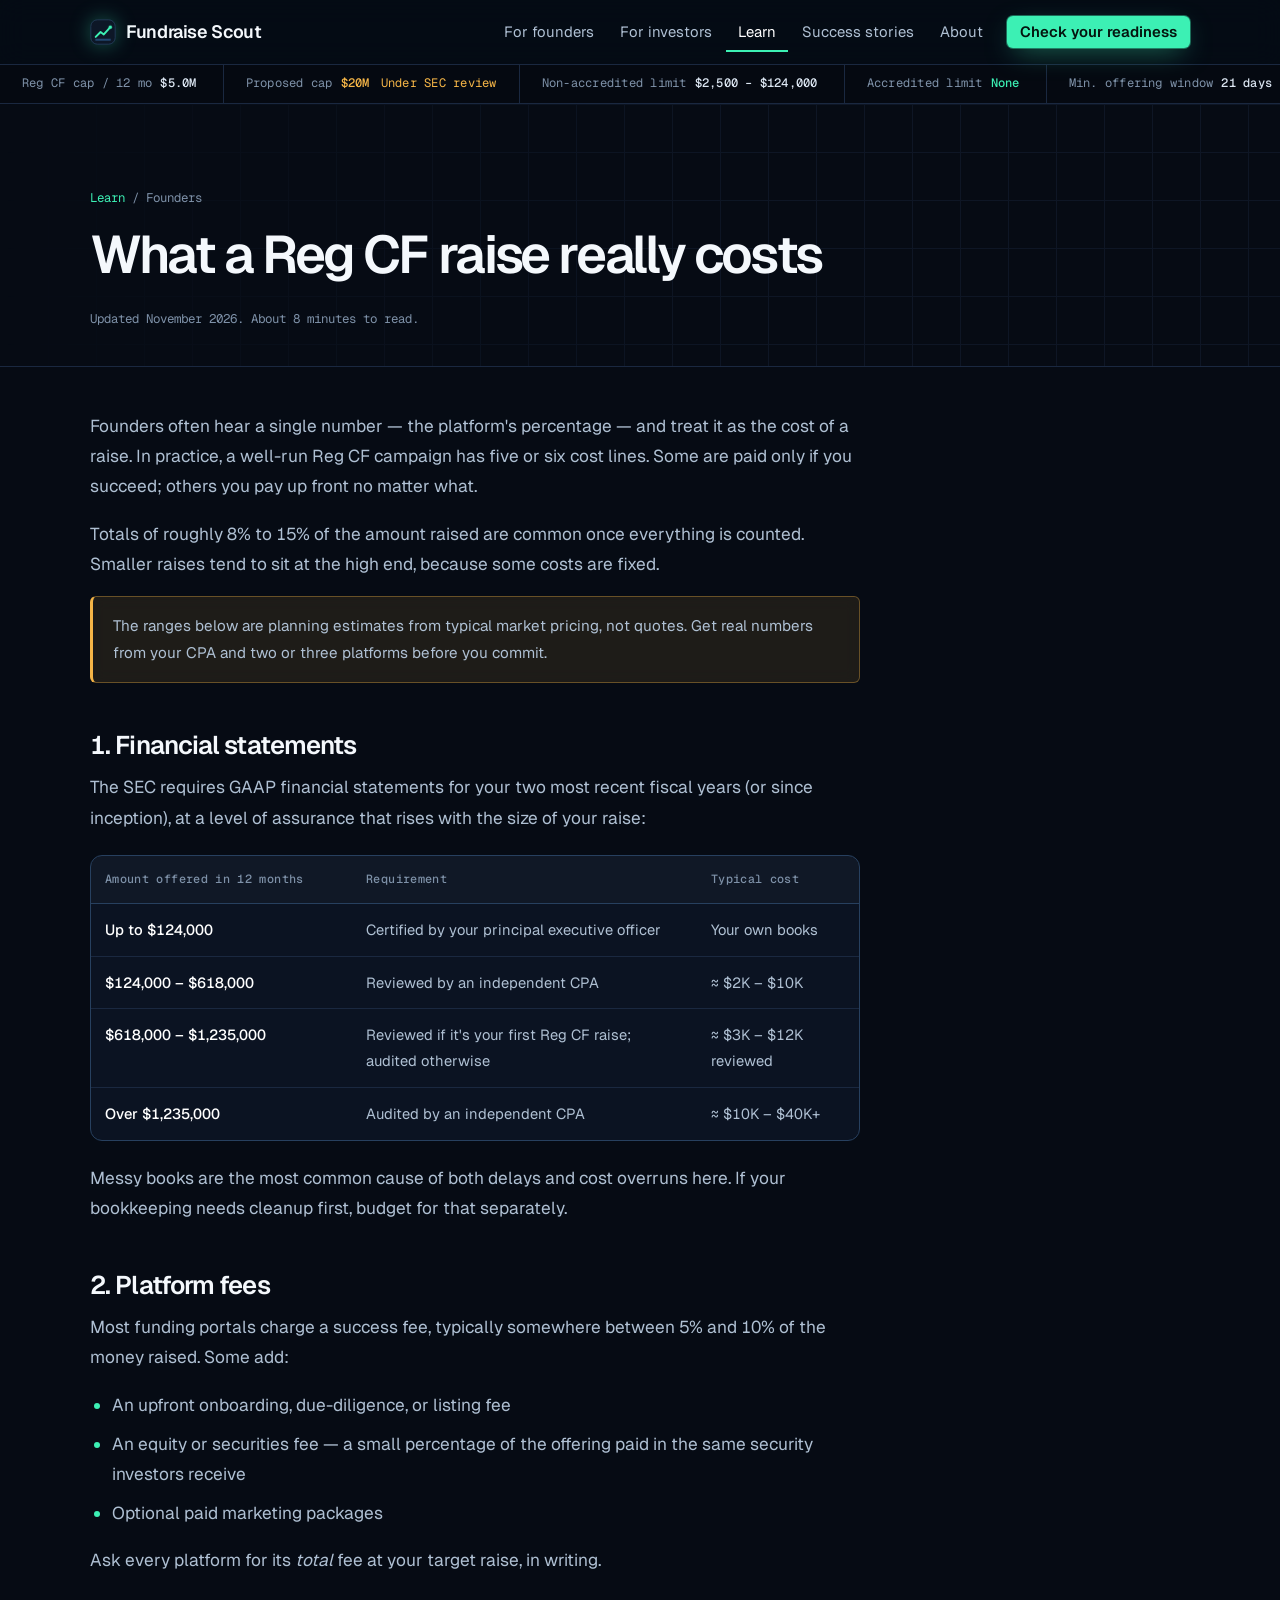
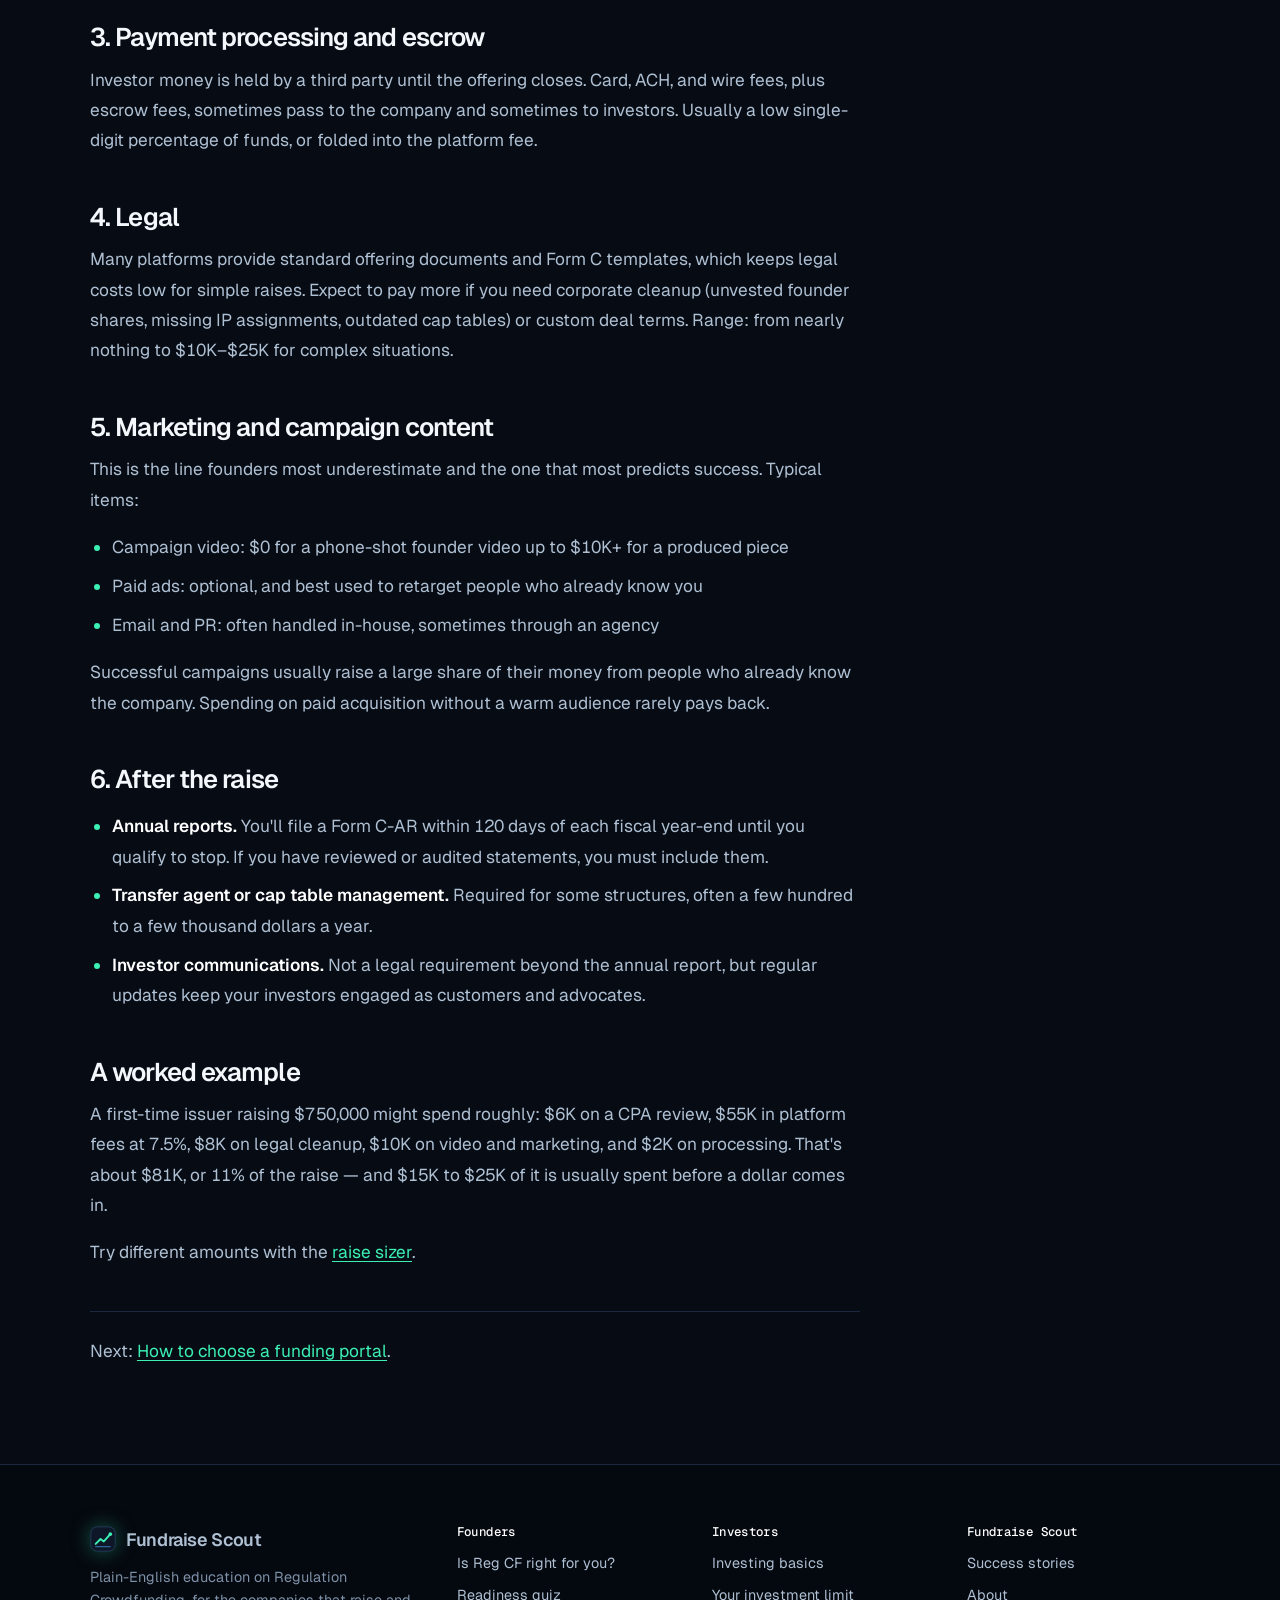
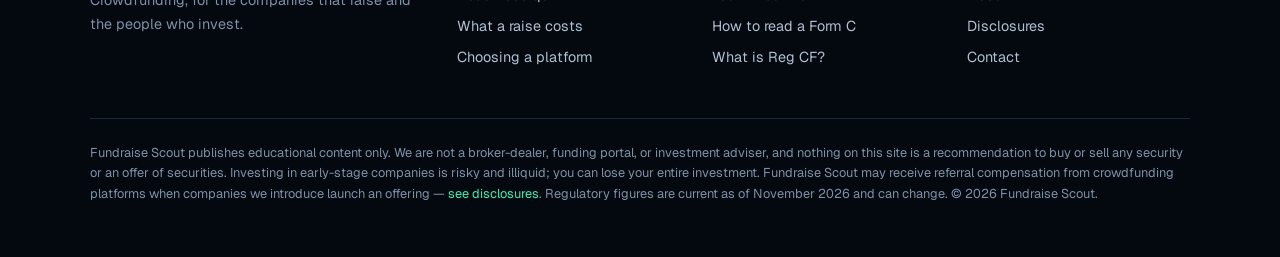
<file: learn/cost-of-a-reg-cf-raise.html>
<!doctype html>
<html lang="en">
<head>
<meta charset="utf-8">
<meta name="viewport" content="width=device-width, initial-scale=1">
<title>How Much Does a Reg CF Raise Cost? | Fundraise Scout</title>
<meta name="description" content="What it really costs to run a Regulation Crowdfunding raise: CPA review or audit, platform fees, legal, marketing and ongoing reporting, with a worked example.">
<link rel="canonical" href="https://www.fundraisescout.com/learn/cost-of-a-reg-cf-raise">

<meta property="og:site_name" content="Fundraise Scout">
<meta property="og:title" content="How Much Does a Reg CF Raise Cost?">
<meta property="og:description" content="What it really costs to run a Regulation Crowdfunding raise: CPA review or audit, platform fees, legal, marketing and ongoing reporting, with a worked example.">
<meta property="og:type" content="article">
<meta property="og:url" content="https://www.fundraisescout.com/learn/cost-of-a-reg-cf-raise">
<meta property="og:image" content="https://www.fundraisescout.com/assets/og-image.png">
<meta property="og:image:width" content="1200">
<meta property="og:image:height" content="630">
<meta property="og:image:alt" content="Fundraise Scout: Regulation Crowdfunding, explained">
<meta property="og:locale" content="en_US">
<meta property="article:published_time" content="2026-11-03">
<meta property="article:modified_time" content="2026-11-08">
<meta name="twitter:card" content="summary_large_image">
<meta name="twitter:title" content="How Much Does a Reg CF Raise Cost?">
<meta name="twitter:description" content="What it really costs to run a Regulation Crowdfunding raise: CPA review or audit, platform fees, legal, marketing and ongoing reporting, with a worked example.">
<meta name="twitter:image" content="https://www.fundraisescout.com/assets/og-image.png">
<meta name="theme-color" content="#060B14">
<link rel="icon" href="/assets/favicon.svg" type="image/svg+xml">
<link rel="icon" href="/assets/favicon-32.png" sizes="32x32" type="image/png">
<link rel="apple-touch-icon" href="/assets/apple-touch-icon.png">
<script type="application/ld+json">{"@context": "https://schema.org", "@graph": [{"@type": "BreadcrumbList", "itemListElement": [{"@type": "ListItem", "position": 1, "name": "Home", "item": "https://www.fundraisescout.com/"}, {"@type": "ListItem", "position": 2, "name": "Learn", "item": "https://www.fundraisescout.com/learn"}, {"@type": "ListItem", "position": 3, "name": "What a Reg CF Raise Really Costs", "item": "https://www.fundraisescout.com/learn/cost-of-a-reg-cf-raise"}]}, {"@type": "Article", "headline": "What a Reg CF raise really costs", "description": "What it really costs to run a Regulation Crowdfunding raise: CPA review or audit, platform fees, legal, marketing and ongoing reporting, with a worked example.", "datePublished": "2026-11-03", "dateModified": "2026-11-08", "author": {"@id": "https://www.fundraisescout.com/#org"}, "publisher": {"@type": "Organization", "@id": "https://www.fundraisescout.com/#org", "name": "Fundraise Scout", "url": "https://www.fundraisescout.com/", "logo": {"@type": "ImageObject", "url": "https://www.fundraisescout.com/assets/logo-512.png", "width": 512, "height": 512}, "description": "Plain-English education on Regulation Crowdfunding (Reg CF) for founders raising capital and the investors who back them."}, "image": "https://www.fundraisescout.com/assets/og-image.png", "mainEntityOfPage": "https://www.fundraisescout.com/learn/cost-of-a-reg-cf-raise", "inLanguage": "en-US"}]}</script>
<link rel="preconnect" href="https://fonts.googleapis.com">
<link rel="preconnect" href="https://fonts.gstatic.com" crossorigin>
<link href="https://fonts.googleapis.com/css2?family=Geist:wght@400;500;600;700&family=Geist+Mono:wght@400;500&display=swap" rel="stylesheet">
<link rel="stylesheet" href="/assets/styles.css">
<script src="/assets/config.js"></script>
<script>if(!(window.matchMedia&&matchMedia("(prefers-reduced-motion: reduce)").matches))document.documentElement.classList.add("js-motion")</script>
<script src="/assets/main.js" defer></script>
<script src="/assets/motion.js" defer></script>
</head>
<body>
<a class="skip" href="#main">Skip to content</a>
<header class="site-header">
  <div class="wrap">
    <a class="brand" href="/"><svg class="brand-mark" viewBox="0 0 32 32" aria-hidden="true"><rect x="1" y="1" width="30" height="30" rx="8" fill="#0D1727" stroke="#27405F"/><path d="M7 22 L13 16 L17 19 L25 10" fill="none" stroke="#3CF0B4" stroke-width="2.4" stroke-linecap="round" stroke-linejoin="round"/><circle cx="25" cy="10" r="2.2" fill="#3CF0B4"/><path d="M7 25.5 H25" stroke="#4DA3FF" stroke-width="1.2" stroke-linecap="round" opacity=".7"/></svg>Fundraise Scout</a>
    <button class="nav-toggle" aria-expanded="false" aria-controls="nav" aria-label="Menu">
      <svg width="20" height="20" viewBox="0 0 20 20" aria-hidden="true"><path d="M3 6h14M3 10h14M3 14h14" stroke="currentColor" stroke-width="1.8" stroke-linecap="round"/></svg>
    </button>
    <nav class="nav" id="nav" aria-label="Main"><a href="/founders">For founders</a><a href="/investors">For investors</a><a href="/learn" aria-current=page>Learn</a><a href="/stories">Success stories</a><a href="/about">About</a><a class="btn btn-primary btn-sm" href="/quiz">Check your readiness</a></nav>
  </div>
</header>
<div class="ticker" role="region" aria-label="Key Reg CF figures"><div class="ticker-track"><ul><li>Reg CF cap / 12 mo<b class="">$5.0M</b></li><li>Proposed cap<b class="pend">$20M</b> <span class="pend">Under SEC review</span></li><li>Non-accredited limit<b class="">$2,500 – $124,000</b></li><li>Accredited limit<b class="up">None</b></li><li>Min. offering window<b class="">21 days</b></li><li>Investor cancel window<b class="">48h before close</b></li><li>Resale restriction<b class="">12 months</b></li><li>Audit required above<b class="">$1.235M</b></li><li>Reg A+ Tier 2 cap<b class="">$75M</b></li></ul><ul aria-hidden="true"><li>Reg CF cap / 12 mo<b class="">$5.0M</b></li><li>Proposed cap<b class="pend">$20M</b> <span class="pend">Under SEC review</span></li><li>Non-accredited limit<b class="">$2,500 – $124,000</b></li><li>Accredited limit<b class="up">None</b></li><li>Min. offering window<b class="">21 days</b></li><li>Investor cancel window<b class="">48h before close</b></li><li>Resale restriction<b class="">12 months</b></li><li>Audit required above<b class="">$1.235M</b></li><li>Reg A+ Tier 2 cap<b class="">$75M</b></li></ul></div></div>
<main id="main">
<header class="article-head"><div class="wrap">
  <p class="crumb"><a href="/learn">Learn</a> / Founders</p>
  <h1>What a Reg CF raise really costs</h1>
  <p class="byline">Updated November 2026. About 8 minutes to read.</p>
</div></header>
<div class="wrap"><article class="prose">
<p>Founders often hear a single number — the platform's percentage — and treat it as the cost of a raise. In practice, a well-run Reg CF campaign has five or six cost lines. Some are paid only if you succeed; others you pay up front no matter what.</p>
<p>Totals of roughly 8% to 15% of the amount raised are common once everything is counted. Smaller raises tend to sit at the high end, because some costs are fixed.</p>
<div class="callout"><p>The ranges below are planning estimates from typical market pricing, not quotes. Get real numbers from your CPA and two or three platforms before you commit.</p></div>

<h2>1. Financial statements</h2>
<p>The SEC requires GAAP financial statements for your two most recent fiscal years (or since inception), at a level of assurance that rises with the size of your raise:</p>
<table class="facts">
  <thead><tr><th>Amount offered in 12 months</th><th>Requirement</th><th>Typical cost</th></tr></thead>
  <tbody>
    <tr><td>Up to $124,000</td><td>Certified by your principal executive officer</td><td>Your own books</td></tr>
    <tr><td>$124,000 – $618,000</td><td>Reviewed by an independent CPA</td><td>≈ $2K – $10K</td></tr>
    <tr><td>$618,000 – $1,235,000</td><td>Reviewed if it's your first Reg CF raise; audited otherwise</td><td>≈ $3K – $12K reviewed</td></tr>
    <tr><td>Over $1,235,000</td><td>Audited by an independent CPA</td><td>≈ $10K – $40K+</td></tr>
  </tbody>
</table>
<p>Messy books are the most common cause of both delays and cost overruns here. If your bookkeeping needs cleanup first, budget for that separately.</p>

<h2>2. Platform fees</h2>
<p>Most funding portals charge a success fee, typically somewhere between 5% and 10% of the money raised. Some add:</p>
<ul>
  <li>An upfront onboarding, due-diligence, or listing fee</li>
  <li>An equity or securities fee — a small percentage of the offering paid in the same security investors receive</li>
  <li>Optional paid marketing packages</li>
</ul>
<p>Ask every platform for its <em>total</em> fee at your target raise, in writing.</p>

<h2>3. Payment processing and escrow</h2>
<p>Investor money is held by a third party until the offering closes. Card, ACH, and wire fees, plus escrow fees, sometimes pass to the company and sometimes to investors. Usually a low single-digit percentage of funds, or folded into the platform fee.</p>

<h2>4. Legal</h2>
<p>Many platforms provide standard offering documents and Form C templates, which keeps legal costs low for simple raises. Expect to pay more if you need corporate cleanup (unvested founder shares, missing IP assignments, outdated cap tables) or custom deal terms. Range: from nearly nothing to $10K–$25K for complex situations.</p>

<h2>5. Marketing and campaign content</h2>
<p>This is the line founders most underestimate and the one that most predicts success. Typical items:</p>
<ul>
  <li>Campaign video: $0 for a phone-shot founder video up to $10K+ for a produced piece</li>
  <li>Paid ads: optional, and best used to retarget people who already know you</li>
  <li>Email and PR: often handled in-house, sometimes through an agency</li>
</ul>
<p>Successful campaigns usually raise a large share of their money from people who already know the company. Spending on paid acquisition without a warm audience rarely pays back.</p>

<h2>6. After the raise</h2>
<ul>
  <li><strong>Annual reports.</strong> You'll file a Form C-AR within 120 days of each fiscal year-end until you qualify to stop. If you have reviewed or audited statements, you must include them.</li>
  <li><strong>Transfer agent or cap table management.</strong> Required for some structures, often a few hundred to a few thousand dollars a year.</li>
  <li><strong>Investor communications.</strong> Not a legal requirement beyond the annual report, but regular updates keep your investors engaged as customers and advocates.</li>
</ul>

<h2>A worked example</h2>
<p>A first-time issuer raising $750,000 might spend roughly: $6K on a CPA review, $55K in platform fees at 7.5%, $8K on legal cleanup, $10K on video and marketing, and $2K on processing. That's about $81K, or 11% of the raise — and $15K to $25K of it is usually spent before a dollar comes in.</p>
<p>Try different amounts with the <a href="/founders#cost">raise sizer</a>.</p>

<p class="next-read">Next: <a href="/learn/choosing-a-funding-portal">How to choose a funding portal</a>.</p>
</article></div>

</main>
<footer class="site-footer">
  <div class="wrap">
    <div class="foot-grid">
      <div>
        <a class="brand" href="/"><svg class="brand-mark" viewBox="0 0 32 32" aria-hidden="true"><rect x="1" y="1" width="30" height="30" rx="8" fill="#0D1727" stroke="#27405F"/><path d="M7 22 L13 16 L17 19 L25 10" fill="none" stroke="#3CF0B4" stroke-width="2.4" stroke-linecap="round" stroke-linejoin="round"/><circle cx="25" cy="10" r="2.2" fill="#3CF0B4"/><path d="M7 25.5 H25" stroke="#4DA3FF" stroke-width="1.2" stroke-linecap="round" opacity=".7"/></svg>Fundraise Scout</a>
        <p>Plain-English education on Regulation Crowdfunding, for the companies that raise and the people who invest.</p>
      </div>
      <div><h4>Founders</h4><ul>
        <li><a href="/founders">Is Reg CF right for you?</a></li>
        <li><a href="/quiz">Readiness quiz</a></li>
        <li><a href="/learn/cost-of-a-reg-cf-raise">What a raise costs</a></li>
        <li><a href="/learn/choosing-a-funding-portal">Choosing a platform</a></li></ul></div>
      <div><h4>Investors</h4><ul>
        <li><a href="/investors">Investing basics</a></li>
        <li><a href="/investors#limit">Your investment limit</a></li>
        <li><a href="/learn/how-to-read-a-form-c">How to read a Form C</a></li>
        <li><a href="/learn/what-is-reg-cf">What is Reg CF?</a></li></ul></div>
      <div><h4>Fundraise Scout</h4><ul>
        <li><a href="/stories">Success stories</a></li>
        <li><a href="/about">About</a></li>
        <li><a href="/about#disclosures">Disclosures</a></li>
        <li><a href="/about#contact">Contact</a></li></ul></div>
    </div>
    <p class="disclaimer">Fundraise Scout publishes educational content only. We are not a broker-dealer, funding portal, or investment adviser, and nothing on this site is a recommendation to buy or sell any security or an offer of securities. Investing in early-stage companies is risky and illiquid; you can lose your entire investment. Fundraise Scout may receive referral compensation from crowdfunding platforms when companies we introduce launch an offering — <a href="/about#disclosures">see disclosures</a>. Regulatory figures are current as of November 2026 and can change. &copy; <span data-year></span> Fundraise Scout.</p>
  </div>
</footer>
</body>
</html>
</file>
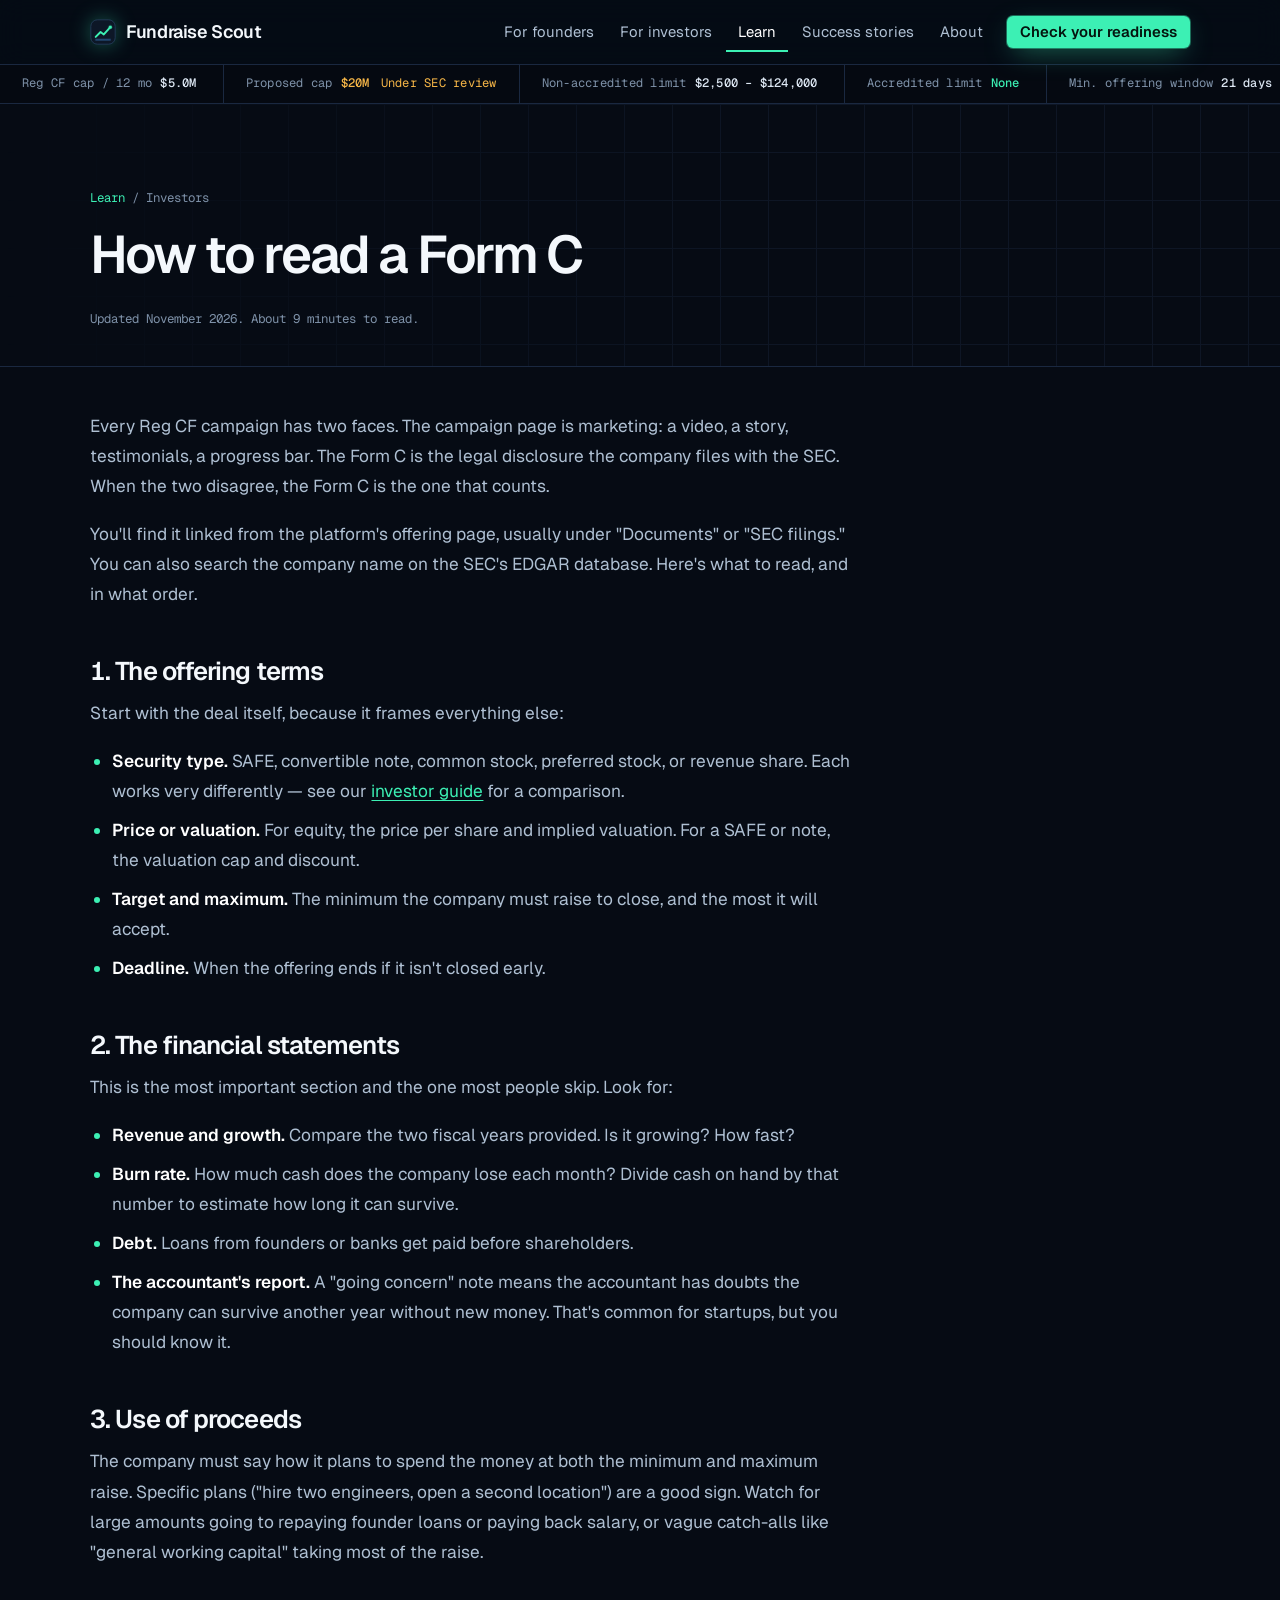
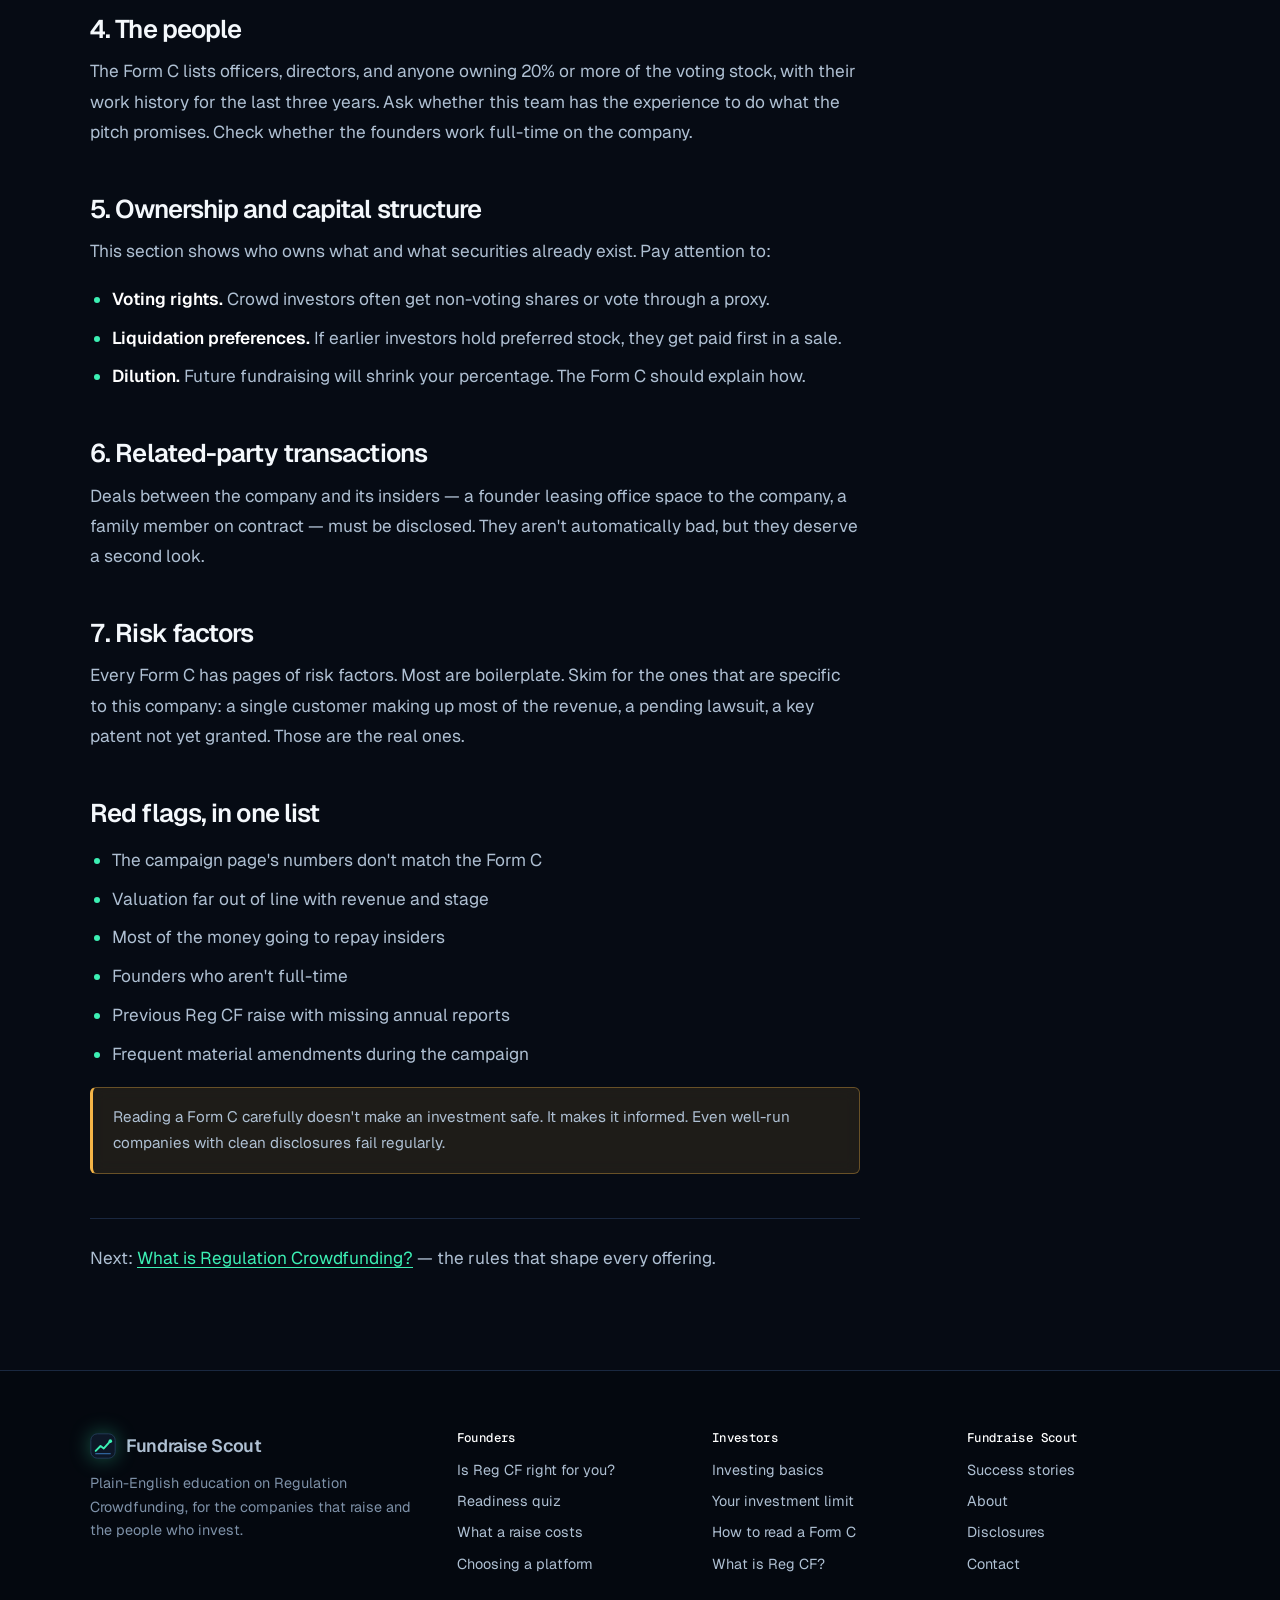
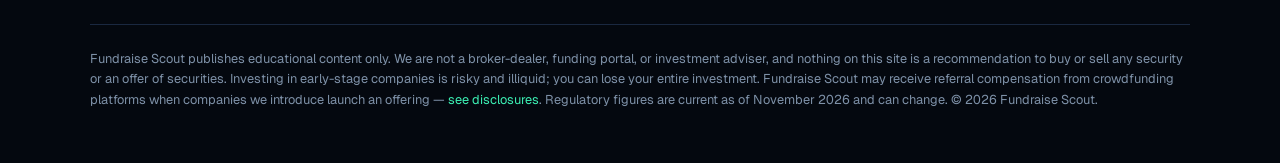
<file: learn/how-to-read-a-form-c.html>
<!doctype html>
<html lang="en">
<head>
<meta charset="utf-8">
<meta name="viewport" content="width=device-width, initial-scale=1">
<title>How to Read a Form C: An Investor's Guide | Fundraise Scout</title>
<meta name="description" content="A section-by-section guide to the Form C behind every Reg CF offering: terms, financials, use of proceeds, and the red flags investors should watch for.">
<link rel="canonical" href="https://www.fundraisescout.com/learn/how-to-read-a-form-c">

<meta property="og:site_name" content="Fundraise Scout">
<meta property="og:title" content="How to Read a Form C: An Investor's Guide">
<meta property="og:description" content="A section-by-section guide to the Form C behind every Reg CF offering: terms, financials, use of proceeds, and the red flags investors should watch for.">
<meta property="og:type" content="article">
<meta property="og:url" content="https://www.fundraisescout.com/learn/how-to-read-a-form-c">
<meta property="og:image" content="https://www.fundraisescout.com/assets/og-image.png">
<meta property="og:image:width" content="1200">
<meta property="og:image:height" content="630">
<meta property="og:image:alt" content="Fundraise Scout: Regulation Crowdfunding, explained">
<meta property="og:locale" content="en_US">
<meta property="article:published_time" content="2026-11-03">
<meta property="article:modified_time" content="2026-11-08">
<meta name="twitter:card" content="summary_large_image">
<meta name="twitter:title" content="How to Read a Form C: An Investor's Guide">
<meta name="twitter:description" content="A section-by-section guide to the Form C behind every Reg CF offering: terms, financials, use of proceeds, and the red flags investors should watch for.">
<meta name="twitter:image" content="https://www.fundraisescout.com/assets/og-image.png">
<meta name="theme-color" content="#060B14">
<link rel="icon" href="/assets/favicon.svg" type="image/svg+xml">
<link rel="icon" href="/assets/favicon-32.png" sizes="32x32" type="image/png">
<link rel="apple-touch-icon" href="/assets/apple-touch-icon.png">
<script type="application/ld+json">{"@context": "https://schema.org", "@graph": [{"@type": "BreadcrumbList", "itemListElement": [{"@type": "ListItem", "position": 1, "name": "Home", "item": "https://www.fundraisescout.com/"}, {"@type": "ListItem", "position": 2, "name": "Learn", "item": "https://www.fundraisescout.com/learn"}, {"@type": "ListItem", "position": 3, "name": "How to Read a Form C", "item": "https://www.fundraisescout.com/learn/how-to-read-a-form-c"}]}, {"@type": "Article", "headline": "How to read a Form C", "description": "A section-by-section guide to the Form C behind every Reg CF offering: terms, financials, use of proceeds, and the red flags investors should watch for.", "datePublished": "2026-11-03", "dateModified": "2026-11-08", "author": {"@id": "https://www.fundraisescout.com/#org"}, "publisher": {"@type": "Organization", "@id": "https://www.fundraisescout.com/#org", "name": "Fundraise Scout", "url": "https://www.fundraisescout.com/", "logo": {"@type": "ImageObject", "url": "https://www.fundraisescout.com/assets/logo-512.png", "width": 512, "height": 512}, "description": "Plain-English education on Regulation Crowdfunding (Reg CF) for founders raising capital and the investors who back them."}, "image": "https://www.fundraisescout.com/assets/og-image.png", "mainEntityOfPage": "https://www.fundraisescout.com/learn/how-to-read-a-form-c", "inLanguage": "en-US"}]}</script>
<link rel="preconnect" href="https://fonts.googleapis.com">
<link rel="preconnect" href="https://fonts.gstatic.com" crossorigin>
<link href="https://fonts.googleapis.com/css2?family=Geist:wght@400;500;600;700&family=Geist+Mono:wght@400;500&display=swap" rel="stylesheet">
<link rel="stylesheet" href="/assets/styles.css">
<script src="/assets/config.js"></script>
<script>if(!(window.matchMedia&&matchMedia("(prefers-reduced-motion: reduce)").matches))document.documentElement.classList.add("js-motion")</script>
<script src="/assets/main.js" defer></script>
<script src="/assets/motion.js" defer></script>
</head>
<body>
<a class="skip" href="#main">Skip to content</a>
<header class="site-header">
  <div class="wrap">
    <a class="brand" href="/"><svg class="brand-mark" viewBox="0 0 32 32" aria-hidden="true"><rect x="1" y="1" width="30" height="30" rx="8" fill="#0D1727" stroke="#27405F"/><path d="M7 22 L13 16 L17 19 L25 10" fill="none" stroke="#3CF0B4" stroke-width="2.4" stroke-linecap="round" stroke-linejoin="round"/><circle cx="25" cy="10" r="2.2" fill="#3CF0B4"/><path d="M7 25.5 H25" stroke="#4DA3FF" stroke-width="1.2" stroke-linecap="round" opacity=".7"/></svg>Fundraise Scout</a>
    <button class="nav-toggle" aria-expanded="false" aria-controls="nav" aria-label="Menu">
      <svg width="20" height="20" viewBox="0 0 20 20" aria-hidden="true"><path d="M3 6h14M3 10h14M3 14h14" stroke="currentColor" stroke-width="1.8" stroke-linecap="round"/></svg>
    </button>
    <nav class="nav" id="nav" aria-label="Main"><a href="/founders">For founders</a><a href="/investors">For investors</a><a href="/learn" aria-current=page>Learn</a><a href="/stories">Success stories</a><a href="/about">About</a><a class="btn btn-primary btn-sm" href="/quiz">Check your readiness</a></nav>
  </div>
</header>
<div class="ticker" role="region" aria-label="Key Reg CF figures"><div class="ticker-track"><ul><li>Reg CF cap / 12 mo<b class="">$5.0M</b></li><li>Proposed cap<b class="pend">$20M</b> <span class="pend">Under SEC review</span></li><li>Non-accredited limit<b class="">$2,500 – $124,000</b></li><li>Accredited limit<b class="up">None</b></li><li>Min. offering window<b class="">21 days</b></li><li>Investor cancel window<b class="">48h before close</b></li><li>Resale restriction<b class="">12 months</b></li><li>Audit required above<b class="">$1.235M</b></li><li>Reg A+ Tier 2 cap<b class="">$75M</b></li></ul><ul aria-hidden="true"><li>Reg CF cap / 12 mo<b class="">$5.0M</b></li><li>Proposed cap<b class="pend">$20M</b> <span class="pend">Under SEC review</span></li><li>Non-accredited limit<b class="">$2,500 – $124,000</b></li><li>Accredited limit<b class="up">None</b></li><li>Min. offering window<b class="">21 days</b></li><li>Investor cancel window<b class="">48h before close</b></li><li>Resale restriction<b class="">12 months</b></li><li>Audit required above<b class="">$1.235M</b></li><li>Reg A+ Tier 2 cap<b class="">$75M</b></li></ul></div></div>
<main id="main">
<header class="article-head"><div class="wrap">
  <p class="crumb"><a href="/learn">Learn</a> / Investors</p>
  <h1>How to read a Form C</h1>
  <p class="byline">Updated November 2026. About 9 minutes to read.</p>
</div></header>
<div class="wrap"><article class="prose">
<p>Every Reg CF campaign has two faces. The campaign page is marketing: a video, a story, testimonials, a progress bar. The Form C is the legal disclosure the company files with the SEC. When the two disagree, the Form C is the one that counts.</p>
<p>You'll find it linked from the platform's offering page, usually under "Documents" or "SEC filings." You can also search the company name on the SEC's EDGAR database. Here's what to read, and in what order.</p>

<h2>1. The offering terms</h2>
<p>Start with the deal itself, because it frames everything else:</p>
<ul>
  <li><strong>Security type.</strong> SAFE, convertible note, common stock, preferred stock, or revenue share. Each works very differently — see our <a href="/investors">investor guide</a> for a comparison.</li>
  <li><strong>Price or valuation.</strong> For equity, the price per share and implied valuation. For a SAFE or note, the valuation cap and discount.</li>
  <li><strong>Target and maximum.</strong> The minimum the company must raise to close, and the most it will accept.</li>
  <li><strong>Deadline.</strong> When the offering ends if it isn't closed early.</li>
</ul>

<h2>2. The financial statements</h2>
<p>This is the most important section and the one most people skip. Look for:</p>
<ul>
  <li><strong>Revenue and growth.</strong> Compare the two fiscal years provided. Is it growing? How fast?</li>
  <li><strong>Burn rate.</strong> How much cash does the company lose each month? Divide cash on hand by that number to estimate how long it can survive.</li>
  <li><strong>Debt.</strong> Loans from founders or banks get paid before shareholders.</li>
  <li><strong>The accountant's report.</strong> A "going concern" note means the accountant has doubts the company can survive another year without new money. That's common for startups, but you should know it.</li>
</ul>

<h2>3. Use of proceeds</h2>
<p>The company must say how it plans to spend the money at both the minimum and maximum raise. Specific plans ("hire two engineers, open a second location") are a good sign. Watch for large amounts going to repaying founder loans or paying back salary, or vague catch-alls like "general working capital" taking most of the raise.</p>

<h2>4. The people</h2>
<p>The Form C lists officers, directors, and anyone owning 20% or more of the voting stock, with their work history for the last three years. Ask whether this team has the experience to do what the pitch promises. Check whether the founders work full-time on the company.</p>

<h2>5. Ownership and capital structure</h2>
<p>This section shows who owns what and what securities already exist. Pay attention to:</p>
<ul>
  <li><strong>Voting rights.</strong> Crowd investors often get non-voting shares or vote through a proxy.</li>
  <li><strong>Liquidation preferences.</strong> If earlier investors hold preferred stock, they get paid first in a sale.</li>
  <li><strong>Dilution.</strong> Future fundraising will shrink your percentage. The Form C should explain how.</li>
</ul>

<h2>6. Related-party transactions</h2>
<p>Deals between the company and its insiders — a founder leasing office space to the company, a family member on contract — must be disclosed. They aren't automatically bad, but they deserve a second look.</p>

<h2>7. Risk factors</h2>
<p>Every Form C has pages of risk factors. Most are boilerplate. Skim for the ones that are specific to this company: a single customer making up most of the revenue, a pending lawsuit, a key patent not yet granted. Those are the real ones.</p>

<h2>Red flags, in one list</h2>
<ul>
  <li>The campaign page's numbers don't match the Form C</li>
  <li>Valuation far out of line with revenue and stage</li>
  <li>Most of the money going to repay insiders</li>
  <li>Founders who aren't full-time</li>
  <li>Previous Reg CF raise with missing annual reports</li>
  <li>Frequent material amendments during the campaign</li>
</ul>

<div class="callout"><p>Reading a Form C carefully doesn't make an investment safe. It makes it informed. Even well-run companies with clean disclosures fail regularly.</p></div>

<p class="next-read">Next: <a href="/learn/what-is-reg-cf">What is Regulation Crowdfunding?</a> — the rules that shape every offering.</p>
</article></div>

</main>
<footer class="site-footer">
  <div class="wrap">
    <div class="foot-grid">
      <div>
        <a class="brand" href="/"><svg class="brand-mark" viewBox="0 0 32 32" aria-hidden="true"><rect x="1" y="1" width="30" height="30" rx="8" fill="#0D1727" stroke="#27405F"/><path d="M7 22 L13 16 L17 19 L25 10" fill="none" stroke="#3CF0B4" stroke-width="2.4" stroke-linecap="round" stroke-linejoin="round"/><circle cx="25" cy="10" r="2.2" fill="#3CF0B4"/><path d="M7 25.5 H25" stroke="#4DA3FF" stroke-width="1.2" stroke-linecap="round" opacity=".7"/></svg>Fundraise Scout</a>
        <p>Plain-English education on Regulation Crowdfunding, for the companies that raise and the people who invest.</p>
      </div>
      <div><h4>Founders</h4><ul>
        <li><a href="/founders">Is Reg CF right for you?</a></li>
        <li><a href="/quiz">Readiness quiz</a></li>
        <li><a href="/learn/cost-of-a-reg-cf-raise">What a raise costs</a></li>
        <li><a href="/learn/choosing-a-funding-portal">Choosing a platform</a></li></ul></div>
      <div><h4>Investors</h4><ul>
        <li><a href="/investors">Investing basics</a></li>
        <li><a href="/investors#limit">Your investment limit</a></li>
        <li><a href="/learn/how-to-read-a-form-c">How to read a Form C</a></li>
        <li><a href="/learn/what-is-reg-cf">What is Reg CF?</a></li></ul></div>
      <div><h4>Fundraise Scout</h4><ul>
        <li><a href="/stories">Success stories</a></li>
        <li><a href="/about">About</a></li>
        <li><a href="/about#disclosures">Disclosures</a></li>
        <li><a href="/about#contact">Contact</a></li></ul></div>
    </div>
    <p class="disclaimer">Fundraise Scout publishes educational content only. We are not a broker-dealer, funding portal, or investment adviser, and nothing on this site is a recommendation to buy or sell any security or an offer of securities. Investing in early-stage companies is risky and illiquid; you can lose your entire investment. Fundraise Scout may receive referral compensation from crowdfunding platforms when companies we introduce launch an offering — <a href="/about#disclosures">see disclosures</a>. Regulatory figures are current as of November 2026 and can change. &copy; <span data-year></span> Fundraise Scout.</p>
  </div>
</footer>
</body>
</html>
</file>
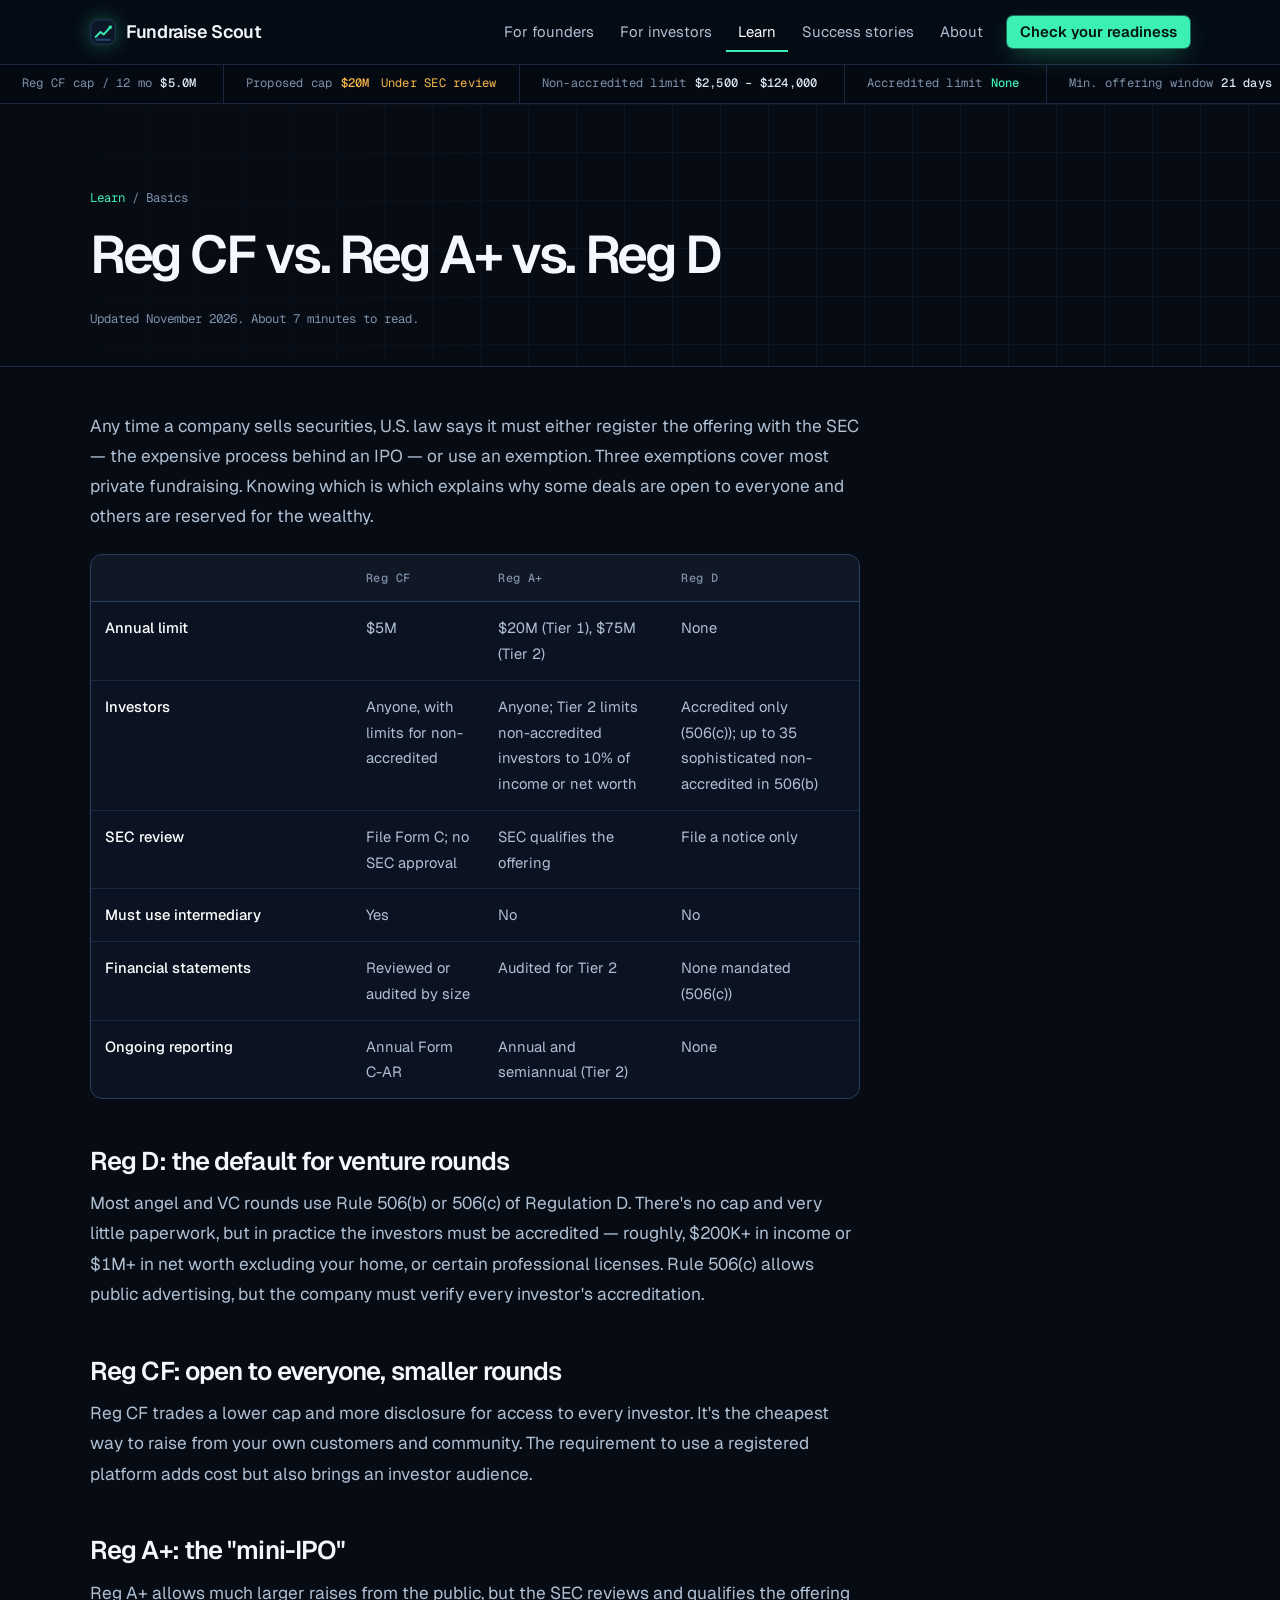
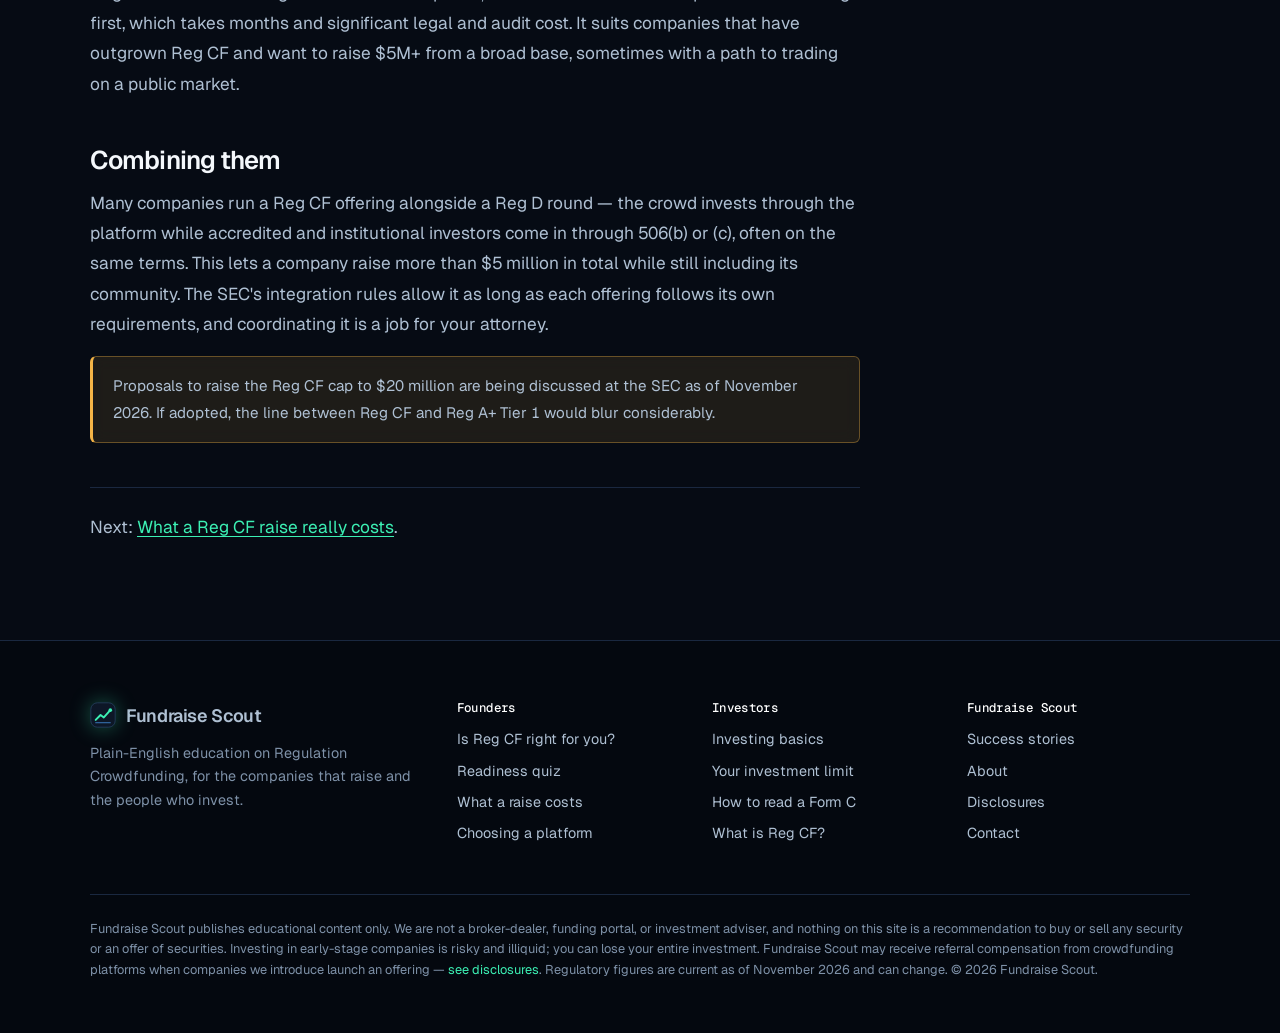
<file: learn/reg-cf-vs-reg-a-vs-reg-d.html>
<!doctype html>
<html lang="en">
<head>
<meta charset="utf-8">
<meta name="viewport" content="width=device-width, initial-scale=1">
<title>Reg CF vs. Reg A+ vs. Reg D, Compared | Fundraise Scout</title>
<meta name="description" content="Reg CF vs. Reg A+ vs. Reg D: raise limits, who can invest, SEC filings, costs and reporting, side by side, plus when companies combine them.">
<link rel="canonical" href="https://www.fundraisescout.com/learn/reg-cf-vs-reg-a-vs-reg-d">

<meta property="og:site_name" content="Fundraise Scout">
<meta property="og:title" content="Reg CF vs. Reg A+ vs. Reg D, Compared">
<meta property="og:description" content="Reg CF vs. Reg A+ vs. Reg D: raise limits, who can invest, SEC filings, costs and reporting, side by side, plus when companies combine them.">
<meta property="og:type" content="article">
<meta property="og:url" content="https://www.fundraisescout.com/learn/reg-cf-vs-reg-a-vs-reg-d">
<meta property="og:image" content="https://www.fundraisescout.com/assets/og-image.png">
<meta property="og:image:width" content="1200">
<meta property="og:image:height" content="630">
<meta property="og:image:alt" content="Fundraise Scout: Regulation Crowdfunding, explained">
<meta property="og:locale" content="en_US">
<meta property="article:published_time" content="2026-11-03">
<meta property="article:modified_time" content="2026-11-08">
<meta name="twitter:card" content="summary_large_image">
<meta name="twitter:title" content="Reg CF vs. Reg A+ vs. Reg D, Compared">
<meta name="twitter:description" content="Reg CF vs. Reg A+ vs. Reg D: raise limits, who can invest, SEC filings, costs and reporting, side by side, plus when companies combine them.">
<meta name="twitter:image" content="https://www.fundraisescout.com/assets/og-image.png">
<meta name="theme-color" content="#060B14">
<link rel="icon" href="/assets/favicon.svg" type="image/svg+xml">
<link rel="icon" href="/assets/favicon-32.png" sizes="32x32" type="image/png">
<link rel="apple-touch-icon" href="/assets/apple-touch-icon.png">
<script type="application/ld+json">{"@context": "https://schema.org", "@graph": [{"@type": "BreadcrumbList", "itemListElement": [{"@type": "ListItem", "position": 1, "name": "Home", "item": "https://www.fundraisescout.com/"}, {"@type": "ListItem", "position": 2, "name": "Learn", "item": "https://www.fundraisescout.com/learn"}, {"@type": "ListItem", "position": 3, "name": "Reg CF vs. Reg A+ vs. Reg D", "item": "https://www.fundraisescout.com/learn/reg-cf-vs-reg-a-vs-reg-d"}]}, {"@type": "Article", "headline": "Reg CF vs. Reg A+ vs. Reg D", "description": "Reg CF vs. Reg A+ vs. Reg D: raise limits, who can invest, SEC filings, costs and reporting, side by side, plus when companies combine them.", "datePublished": "2026-11-03", "dateModified": "2026-11-08", "author": {"@id": "https://www.fundraisescout.com/#org"}, "publisher": {"@type": "Organization", "@id": "https://www.fundraisescout.com/#org", "name": "Fundraise Scout", "url": "https://www.fundraisescout.com/", "logo": {"@type": "ImageObject", "url": "https://www.fundraisescout.com/assets/logo-512.png", "width": 512, "height": 512}, "description": "Plain-English education on Regulation Crowdfunding (Reg CF) for founders raising capital and the investors who back them."}, "image": "https://www.fundraisescout.com/assets/og-image.png", "mainEntityOfPage": "https://www.fundraisescout.com/learn/reg-cf-vs-reg-a-vs-reg-d", "inLanguage": "en-US"}]}</script>
<link rel="preconnect" href="https://fonts.googleapis.com">
<link rel="preconnect" href="https://fonts.gstatic.com" crossorigin>
<link href="https://fonts.googleapis.com/css2?family=Geist:wght@400;500;600;700&family=Geist+Mono:wght@400;500&display=swap" rel="stylesheet">
<link rel="stylesheet" href="/assets/styles.css">
<script src="/assets/config.js"></script>
<script>if(!(window.matchMedia&&matchMedia("(prefers-reduced-motion: reduce)").matches))document.documentElement.classList.add("js-motion")</script>
<script src="/assets/main.js" defer></script>
<script src="/assets/motion.js" defer></script>
</head>
<body>
<a class="skip" href="#main">Skip to content</a>
<header class="site-header">
  <div class="wrap">
    <a class="brand" href="/"><svg class="brand-mark" viewBox="0 0 32 32" aria-hidden="true"><rect x="1" y="1" width="30" height="30" rx="8" fill="#0D1727" stroke="#27405F"/><path d="M7 22 L13 16 L17 19 L25 10" fill="none" stroke="#3CF0B4" stroke-width="2.4" stroke-linecap="round" stroke-linejoin="round"/><circle cx="25" cy="10" r="2.2" fill="#3CF0B4"/><path d="M7 25.5 H25" stroke="#4DA3FF" stroke-width="1.2" stroke-linecap="round" opacity=".7"/></svg>Fundraise Scout</a>
    <button class="nav-toggle" aria-expanded="false" aria-controls="nav" aria-label="Menu">
      <svg width="20" height="20" viewBox="0 0 20 20" aria-hidden="true"><path d="M3 6h14M3 10h14M3 14h14" stroke="currentColor" stroke-width="1.8" stroke-linecap="round"/></svg>
    </button>
    <nav class="nav" id="nav" aria-label="Main"><a href="/founders">For founders</a><a href="/investors">For investors</a><a href="/learn" aria-current=page>Learn</a><a href="/stories">Success stories</a><a href="/about">About</a><a class="btn btn-primary btn-sm" href="/quiz">Check your readiness</a></nav>
  </div>
</header>
<div class="ticker" role="region" aria-label="Key Reg CF figures"><div class="ticker-track"><ul><li>Reg CF cap / 12 mo<b class="">$5.0M</b></li><li>Proposed cap<b class="pend">$20M</b> <span class="pend">Under SEC review</span></li><li>Non-accredited limit<b class="">$2,500 – $124,000</b></li><li>Accredited limit<b class="up">None</b></li><li>Min. offering window<b class="">21 days</b></li><li>Investor cancel window<b class="">48h before close</b></li><li>Resale restriction<b class="">12 months</b></li><li>Audit required above<b class="">$1.235M</b></li><li>Reg A+ Tier 2 cap<b class="">$75M</b></li></ul><ul aria-hidden="true"><li>Reg CF cap / 12 mo<b class="">$5.0M</b></li><li>Proposed cap<b class="pend">$20M</b> <span class="pend">Under SEC review</span></li><li>Non-accredited limit<b class="">$2,500 – $124,000</b></li><li>Accredited limit<b class="up">None</b></li><li>Min. offering window<b class="">21 days</b></li><li>Investor cancel window<b class="">48h before close</b></li><li>Resale restriction<b class="">12 months</b></li><li>Audit required above<b class="">$1.235M</b></li><li>Reg A+ Tier 2 cap<b class="">$75M</b></li></ul></div></div>
<main id="main">
<header class="article-head"><div class="wrap">
  <p class="crumb"><a href="/learn">Learn</a> / Basics</p>
  <h1>Reg CF vs. Reg A+ vs. Reg D</h1>
  <p class="byline">Updated November 2026. About 7 minutes to read.</p>
</div></header>
<div class="wrap"><article class="prose">
<p>Any time a company sells securities, U.S. law says it must either register the offering with the SEC — the expensive process behind an IPO — or use an exemption. Three exemptions cover most private fundraising. Knowing which is which explains why some deals are open to everyone and others are reserved for the wealthy.</p>

<table class="facts">
  <thead><tr><th></th><th>Reg CF</th><th>Reg A+</th><th>Reg D</th></tr></thead>
  <tbody>
    <tr><td>Annual limit</td><td>$5M</td><td>$20M (Tier 1), $75M (Tier 2)</td><td>None</td></tr>
    <tr><td>Investors</td><td>Anyone, with limits for non-accredited</td><td>Anyone; Tier 2 limits non-accredited investors to 10% of income or net worth</td><td>Accredited only (506(c)); up to 35 sophisticated non-accredited in 506(b)</td></tr>
    <tr><td>SEC review</td><td>File Form C; no SEC approval</td><td>SEC qualifies the offering</td><td>File a notice only</td></tr>
    <tr><td>Must use intermediary</td><td>Yes</td><td>No</td><td>No</td></tr>
    <tr><td>Financial statements</td><td>Reviewed or audited by size</td><td>Audited for Tier 2</td><td>None mandated (506(c))</td></tr>
    <tr><td>Ongoing reporting</td><td>Annual Form C-AR</td><td>Annual and semiannual (Tier 2)</td><td>None</td></tr>
  </tbody>
</table>

<h2>Reg D: the default for venture rounds</h2>
<p>Most angel and VC rounds use Rule 506(b) or 506(c) of Regulation D. There's no cap and very little paperwork, but in practice the investors must be accredited — roughly, $200K+ in income or $1M+ in net worth excluding your home, or certain professional licenses. Rule 506(c) allows public advertising, but the company must verify every investor's accreditation.</p>

<h2>Reg CF: open to everyone, smaller rounds</h2>
<p>Reg CF trades a lower cap and more disclosure for access to every investor. It's the cheapest way to raise from your own customers and community. The requirement to use a registered platform adds cost but also brings an investor audience.</p>

<h2>Reg A+: the "mini-IPO"</h2>
<p>Reg A+ allows much larger raises from the public, but the SEC reviews and qualifies the offering first, which takes months and significant legal and audit cost. It suits companies that have outgrown Reg CF and want to raise $5M+ from a broad base, sometimes with a path to trading on a public market.</p>

<h2>Combining them</h2>
<p>Many companies run a Reg CF offering alongside a Reg D round — the crowd invests through the platform while accredited and institutional investors come in through 506(b) or (c), often on the same terms. This lets a company raise more than $5 million in total while still including its community. The SEC's integration rules allow it as long as each offering follows its own requirements, and coordinating it is a job for your attorney.</p>

<div class="callout"><p>Proposals to raise the Reg CF cap to $20 million are being discussed at the SEC as of November 2026. If adopted, the line between Reg CF and Reg A+ Tier 1 would blur considerably.</p></div>

<p class="next-read">Next: <a href="/learn/cost-of-a-reg-cf-raise">What a Reg CF raise really costs</a>.</p>
</article></div>

</main>
<footer class="site-footer">
  <div class="wrap">
    <div class="foot-grid">
      <div>
        <a class="brand" href="/"><svg class="brand-mark" viewBox="0 0 32 32" aria-hidden="true"><rect x="1" y="1" width="30" height="30" rx="8" fill="#0D1727" stroke="#27405F"/><path d="M7 22 L13 16 L17 19 L25 10" fill="none" stroke="#3CF0B4" stroke-width="2.4" stroke-linecap="round" stroke-linejoin="round"/><circle cx="25" cy="10" r="2.2" fill="#3CF0B4"/><path d="M7 25.5 H25" stroke="#4DA3FF" stroke-width="1.2" stroke-linecap="round" opacity=".7"/></svg>Fundraise Scout</a>
        <p>Plain-English education on Regulation Crowdfunding, for the companies that raise and the people who invest.</p>
      </div>
      <div><h4>Founders</h4><ul>
        <li><a href="/founders">Is Reg CF right for you?</a></li>
        <li><a href="/quiz">Readiness quiz</a></li>
        <li><a href="/learn/cost-of-a-reg-cf-raise">What a raise costs</a></li>
        <li><a href="/learn/choosing-a-funding-portal">Choosing a platform</a></li></ul></div>
      <div><h4>Investors</h4><ul>
        <li><a href="/investors">Investing basics</a></li>
        <li><a href="/investors#limit">Your investment limit</a></li>
        <li><a href="/learn/how-to-read-a-form-c">How to read a Form C</a></li>
        <li><a href="/learn/what-is-reg-cf">What is Reg CF?</a></li></ul></div>
      <div><h4>Fundraise Scout</h4><ul>
        <li><a href="/stories">Success stories</a></li>
        <li><a href="/about">About</a></li>
        <li><a href="/about#disclosures">Disclosures</a></li>
        <li><a href="/about#contact">Contact</a></li></ul></div>
    </div>
    <p class="disclaimer">Fundraise Scout publishes educational content only. We are not a broker-dealer, funding portal, or investment adviser, and nothing on this site is a recommendation to buy or sell any security or an offer of securities. Investing in early-stage companies is risky and illiquid; you can lose your entire investment. Fundraise Scout may receive referral compensation from crowdfunding platforms when companies we introduce launch an offering — <a href="/about#disclosures">see disclosures</a>. Regulatory figures are current as of November 2026 and can change. &copy; <span data-year></span> Fundraise Scout.</p>
  </div>
</footer>
</body>
</html>
</file>
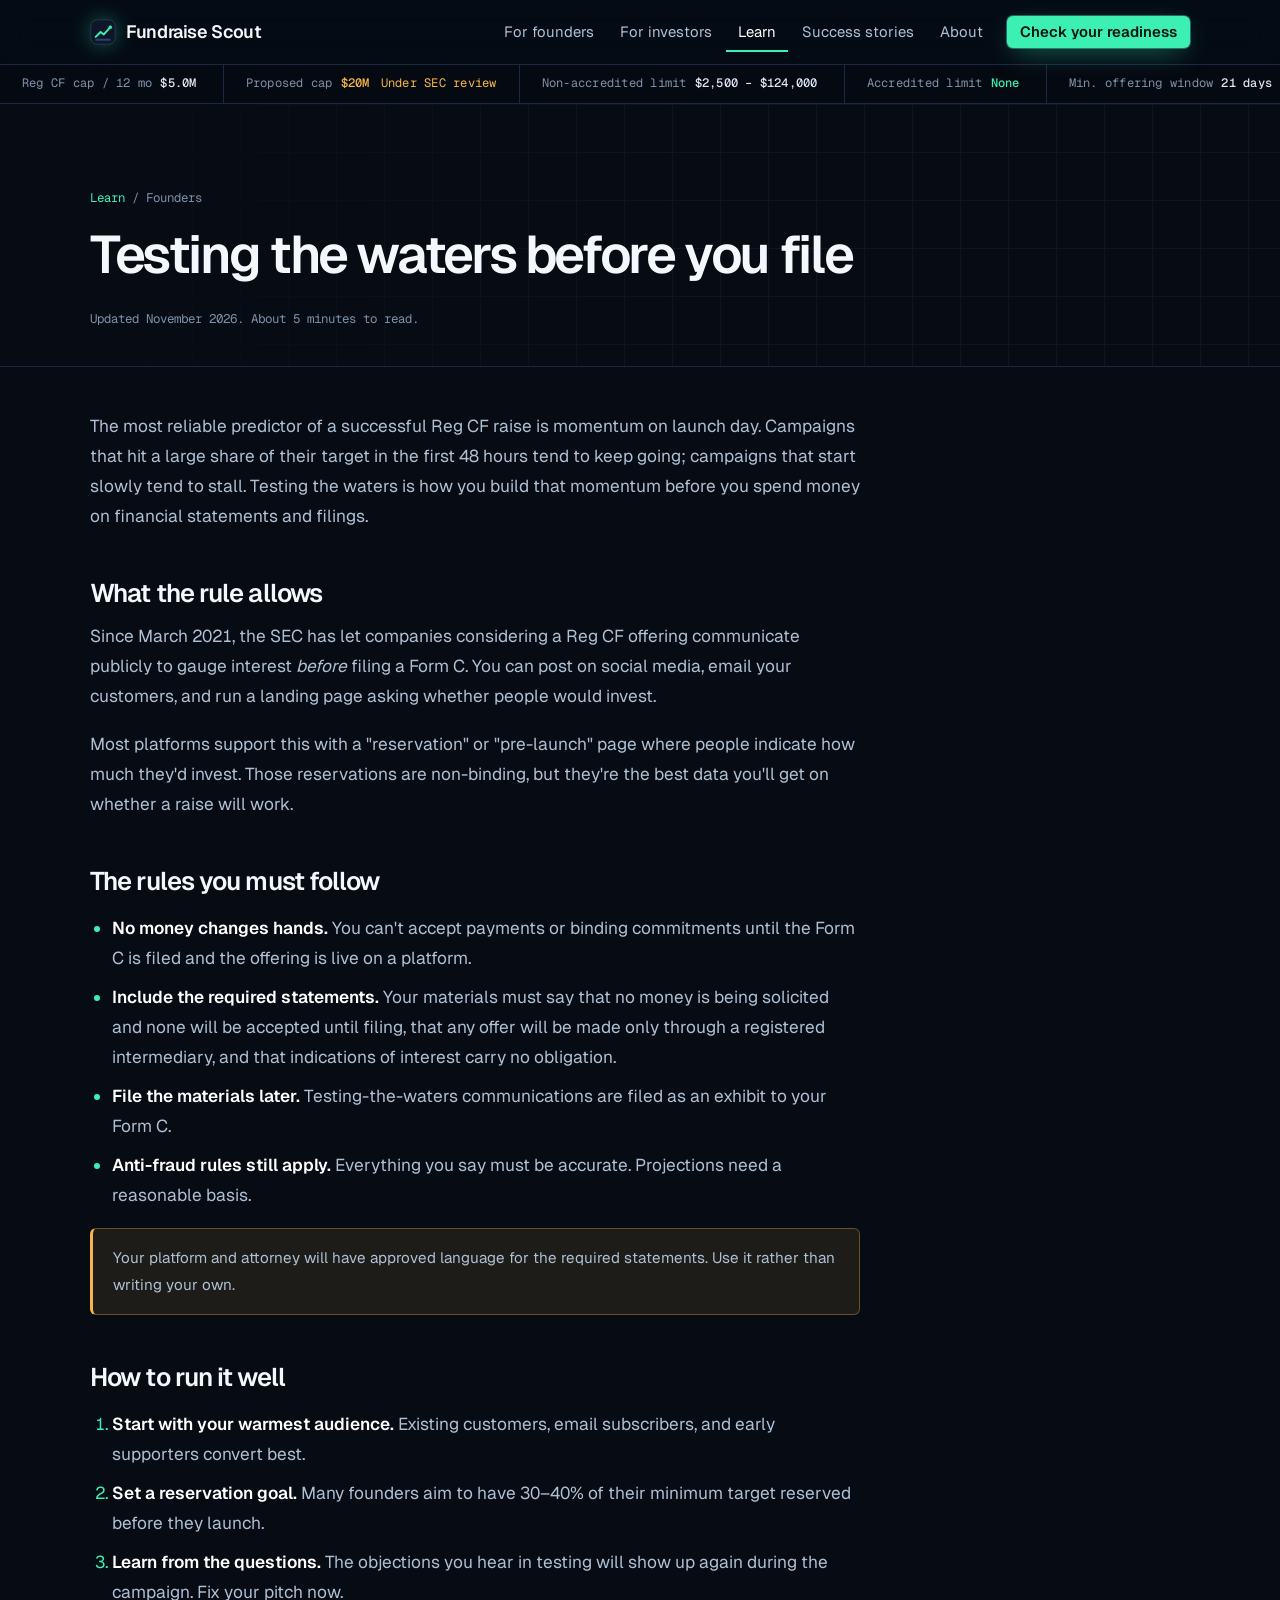
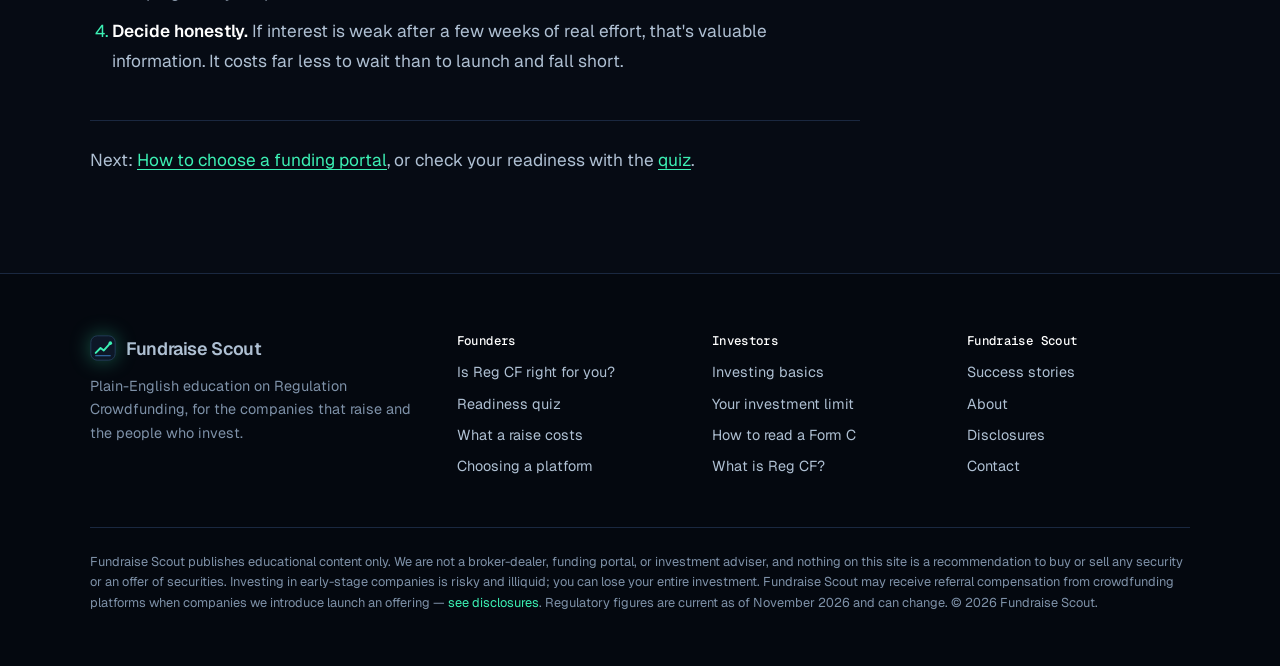
<file: learn/testing-the-waters.html>
<!doctype html>
<html lang="en">
<head>
<meta charset="utf-8">
<meta name="viewport" content="width=device-width, initial-scale=1">
<title>Testing the Waters for a Reg CF Raise | Fundraise Scout</title>
<meta name="description" content="How to test the waters before filing a Form C: what the SEC allows, the required disclaimers, collecting reservations, and how to run it well.">
<link rel="canonical" href="https://www.fundraisescout.com/learn/testing-the-waters">

<meta property="og:site_name" content="Fundraise Scout">
<meta property="og:title" content="Testing the Waters for a Reg CF Raise">
<meta property="og:description" content="How to test the waters before filing a Form C: what the SEC allows, the required disclaimers, collecting reservations, and how to run it well.">
<meta property="og:type" content="article">
<meta property="og:url" content="https://www.fundraisescout.com/learn/testing-the-waters">
<meta property="og:image" content="https://www.fundraisescout.com/assets/og-image.png">
<meta property="og:image:width" content="1200">
<meta property="og:image:height" content="630">
<meta property="og:image:alt" content="Fundraise Scout: Regulation Crowdfunding, explained">
<meta property="og:locale" content="en_US">
<meta property="article:published_time" content="2026-11-03">
<meta property="article:modified_time" content="2026-11-08">
<meta name="twitter:card" content="summary_large_image">
<meta name="twitter:title" content="Testing the Waters for a Reg CF Raise">
<meta name="twitter:description" content="How to test the waters before filing a Form C: what the SEC allows, the required disclaimers, collecting reservations, and how to run it well.">
<meta name="twitter:image" content="https://www.fundraisescout.com/assets/og-image.png">
<meta name="theme-color" content="#060B14">
<link rel="icon" href="/assets/favicon.svg" type="image/svg+xml">
<link rel="icon" href="/assets/favicon-32.png" sizes="32x32" type="image/png">
<link rel="apple-touch-icon" href="/assets/apple-touch-icon.png">
<script type="application/ld+json">{"@context": "https://schema.org", "@graph": [{"@type": "BreadcrumbList", "itemListElement": [{"@type": "ListItem", "position": 1, "name": "Home", "item": "https://www.fundraisescout.com/"}, {"@type": "ListItem", "position": 2, "name": "Learn", "item": "https://www.fundraisescout.com/learn"}, {"@type": "ListItem", "position": 3, "name": "Testing the Waters Before You File", "item": "https://www.fundraisescout.com/learn/testing-the-waters"}]}, {"@type": "Article", "headline": "Testing the waters before you file", "description": "How to test the waters before filing a Form C: what the SEC allows, the required disclaimers, collecting reservations, and how to run it well.", "datePublished": "2026-11-03", "dateModified": "2026-11-08", "author": {"@id": "https://www.fundraisescout.com/#org"}, "publisher": {"@type": "Organization", "@id": "https://www.fundraisescout.com/#org", "name": "Fundraise Scout", "url": "https://www.fundraisescout.com/", "logo": {"@type": "ImageObject", "url": "https://www.fundraisescout.com/assets/logo-512.png", "width": 512, "height": 512}, "description": "Plain-English education on Regulation Crowdfunding (Reg CF) for founders raising capital and the investors who back them."}, "image": "https://www.fundraisescout.com/assets/og-image.png", "mainEntityOfPage": "https://www.fundraisescout.com/learn/testing-the-waters", "inLanguage": "en-US"}]}</script>
<link rel="preconnect" href="https://fonts.googleapis.com">
<link rel="preconnect" href="https://fonts.gstatic.com" crossorigin>
<link href="https://fonts.googleapis.com/css2?family=Geist:wght@400;500;600;700&family=Geist+Mono:wght@400;500&display=swap" rel="stylesheet">
<link rel="stylesheet" href="/assets/styles.css">
<script src="/assets/config.js"></script>
<script>if(!(window.matchMedia&&matchMedia("(prefers-reduced-motion: reduce)").matches))document.documentElement.classList.add("js-motion")</script>
<script src="/assets/main.js" defer></script>
<script src="/assets/motion.js" defer></script>
</head>
<body>
<a class="skip" href="#main">Skip to content</a>
<header class="site-header">
  <div class="wrap">
    <a class="brand" href="/"><svg class="brand-mark" viewBox="0 0 32 32" aria-hidden="true"><rect x="1" y="1" width="30" height="30" rx="8" fill="#0D1727" stroke="#27405F"/><path d="M7 22 L13 16 L17 19 L25 10" fill="none" stroke="#3CF0B4" stroke-width="2.4" stroke-linecap="round" stroke-linejoin="round"/><circle cx="25" cy="10" r="2.2" fill="#3CF0B4"/><path d="M7 25.5 H25" stroke="#4DA3FF" stroke-width="1.2" stroke-linecap="round" opacity=".7"/></svg>Fundraise Scout</a>
    <button class="nav-toggle" aria-expanded="false" aria-controls="nav" aria-label="Menu">
      <svg width="20" height="20" viewBox="0 0 20 20" aria-hidden="true"><path d="M3 6h14M3 10h14M3 14h14" stroke="currentColor" stroke-width="1.8" stroke-linecap="round"/></svg>
    </button>
    <nav class="nav" id="nav" aria-label="Main"><a href="/founders">For founders</a><a href="/investors">For investors</a><a href="/learn" aria-current=page>Learn</a><a href="/stories">Success stories</a><a href="/about">About</a><a class="btn btn-primary btn-sm" href="/quiz">Check your readiness</a></nav>
  </div>
</header>
<div class="ticker" role="region" aria-label="Key Reg CF figures"><div class="ticker-track"><ul><li>Reg CF cap / 12 mo<b class="">$5.0M</b></li><li>Proposed cap<b class="pend">$20M</b> <span class="pend">Under SEC review</span></li><li>Non-accredited limit<b class="">$2,500 – $124,000</b></li><li>Accredited limit<b class="up">None</b></li><li>Min. offering window<b class="">21 days</b></li><li>Investor cancel window<b class="">48h before close</b></li><li>Resale restriction<b class="">12 months</b></li><li>Audit required above<b class="">$1.235M</b></li><li>Reg A+ Tier 2 cap<b class="">$75M</b></li></ul><ul aria-hidden="true"><li>Reg CF cap / 12 mo<b class="">$5.0M</b></li><li>Proposed cap<b class="pend">$20M</b> <span class="pend">Under SEC review</span></li><li>Non-accredited limit<b class="">$2,500 – $124,000</b></li><li>Accredited limit<b class="up">None</b></li><li>Min. offering window<b class="">21 days</b></li><li>Investor cancel window<b class="">48h before close</b></li><li>Resale restriction<b class="">12 months</b></li><li>Audit required above<b class="">$1.235M</b></li><li>Reg A+ Tier 2 cap<b class="">$75M</b></li></ul></div></div>
<main id="main">
<header class="article-head"><div class="wrap">
  <p class="crumb"><a href="/learn">Learn</a> / Founders</p>
  <h1>Testing the waters before you file</h1>
  <p class="byline">Updated November 2026. About 5 minutes to read.</p>
</div></header>
<div class="wrap"><article class="prose">
<p>The most reliable predictor of a successful Reg CF raise is momentum on launch day. Campaigns that hit a large share of their target in the first 48 hours tend to keep going; campaigns that start slowly tend to stall. Testing the waters is how you build that momentum before you spend money on financial statements and filings.</p>

<h2>What the rule allows</h2>
<p>Since March 2021, the SEC has let companies considering a Reg CF offering communicate publicly to gauge interest <em>before</em> filing a Form C. You can post on social media, email your customers, and run a landing page asking whether people would invest.</p>
<p>Most platforms support this with a "reservation" or "pre-launch" page where people indicate how much they'd invest. Those reservations are non-binding, but they're the best data you'll get on whether a raise will work.</p>

<h2>The rules you must follow</h2>
<ul>
  <li><strong>No money changes hands.</strong> You can't accept payments or binding commitments until the Form C is filed and the offering is live on a platform.</li>
  <li><strong>Include the required statements.</strong> Your materials must say that no money is being solicited and none will be accepted until filing, that any offer will be made only through a registered intermediary, and that indications of interest carry no obligation.</li>
  <li><strong>File the materials later.</strong> Testing-the-waters communications are filed as an exhibit to your Form C.</li>
  <li><strong>Anti-fraud rules still apply.</strong> Everything you say must be accurate. Projections need a reasonable basis.</li>
</ul>
<div class="callout"><p>Your platform and attorney will have approved language for the required statements. Use it rather than writing your own.</p></div>

<h2>How to run it well</h2>
<ol>
  <li><strong>Start with your warmest audience.</strong> Existing customers, email subscribers, and early supporters convert best.</li>
  <li><strong>Set a reservation goal.</strong> Many founders aim to have 30–40% of their minimum target reserved before they launch.</li>
  <li><strong>Learn from the questions.</strong> The objections you hear in testing will show up again during the campaign. Fix your pitch now.</li>
  <li><strong>Decide honestly.</strong> If interest is weak after a few weeks of real effort, that's valuable information. It costs far less to wait than to launch and fall short.</li>
</ol>

<p class="next-read">Next: <a href="/learn/choosing-a-funding-portal">How to choose a funding portal</a>, or check your readiness with the <a href="/quiz">quiz</a>.</p>
</article></div>

</main>
<footer class="site-footer">
  <div class="wrap">
    <div class="foot-grid">
      <div>
        <a class="brand" href="/"><svg class="brand-mark" viewBox="0 0 32 32" aria-hidden="true"><rect x="1" y="1" width="30" height="30" rx="8" fill="#0D1727" stroke="#27405F"/><path d="M7 22 L13 16 L17 19 L25 10" fill="none" stroke="#3CF0B4" stroke-width="2.4" stroke-linecap="round" stroke-linejoin="round"/><circle cx="25" cy="10" r="2.2" fill="#3CF0B4"/><path d="M7 25.5 H25" stroke="#4DA3FF" stroke-width="1.2" stroke-linecap="round" opacity=".7"/></svg>Fundraise Scout</a>
        <p>Plain-English education on Regulation Crowdfunding, for the companies that raise and the people who invest.</p>
      </div>
      <div><h4>Founders</h4><ul>
        <li><a href="/founders">Is Reg CF right for you?</a></li>
        <li><a href="/quiz">Readiness quiz</a></li>
        <li><a href="/learn/cost-of-a-reg-cf-raise">What a raise costs</a></li>
        <li><a href="/learn/choosing-a-funding-portal">Choosing a platform</a></li></ul></div>
      <div><h4>Investors</h4><ul>
        <li><a href="/investors">Investing basics</a></li>
        <li><a href="/investors#limit">Your investment limit</a></li>
        <li><a href="/learn/how-to-read-a-form-c">How to read a Form C</a></li>
        <li><a href="/learn/what-is-reg-cf">What is Reg CF?</a></li></ul></div>
      <div><h4>Fundraise Scout</h4><ul>
        <li><a href="/stories">Success stories</a></li>
        <li><a href="/about">About</a></li>
        <li><a href="/about#disclosures">Disclosures</a></li>
        <li><a href="/about#contact">Contact</a></li></ul></div>
    </div>
    <p class="disclaimer">Fundraise Scout publishes educational content only. We are not a broker-dealer, funding portal, or investment adviser, and nothing on this site is a recommendation to buy or sell any security or an offer of securities. Investing in early-stage companies is risky and illiquid; you can lose your entire investment. Fundraise Scout may receive referral compensation from crowdfunding platforms when companies we introduce launch an offering — <a href="/about#disclosures">see disclosures</a>. Regulatory figures are current as of November 2026 and can change. &copy; <span data-year></span> Fundraise Scout.</p>
  </div>
</footer>
</body>
</html>
</file>
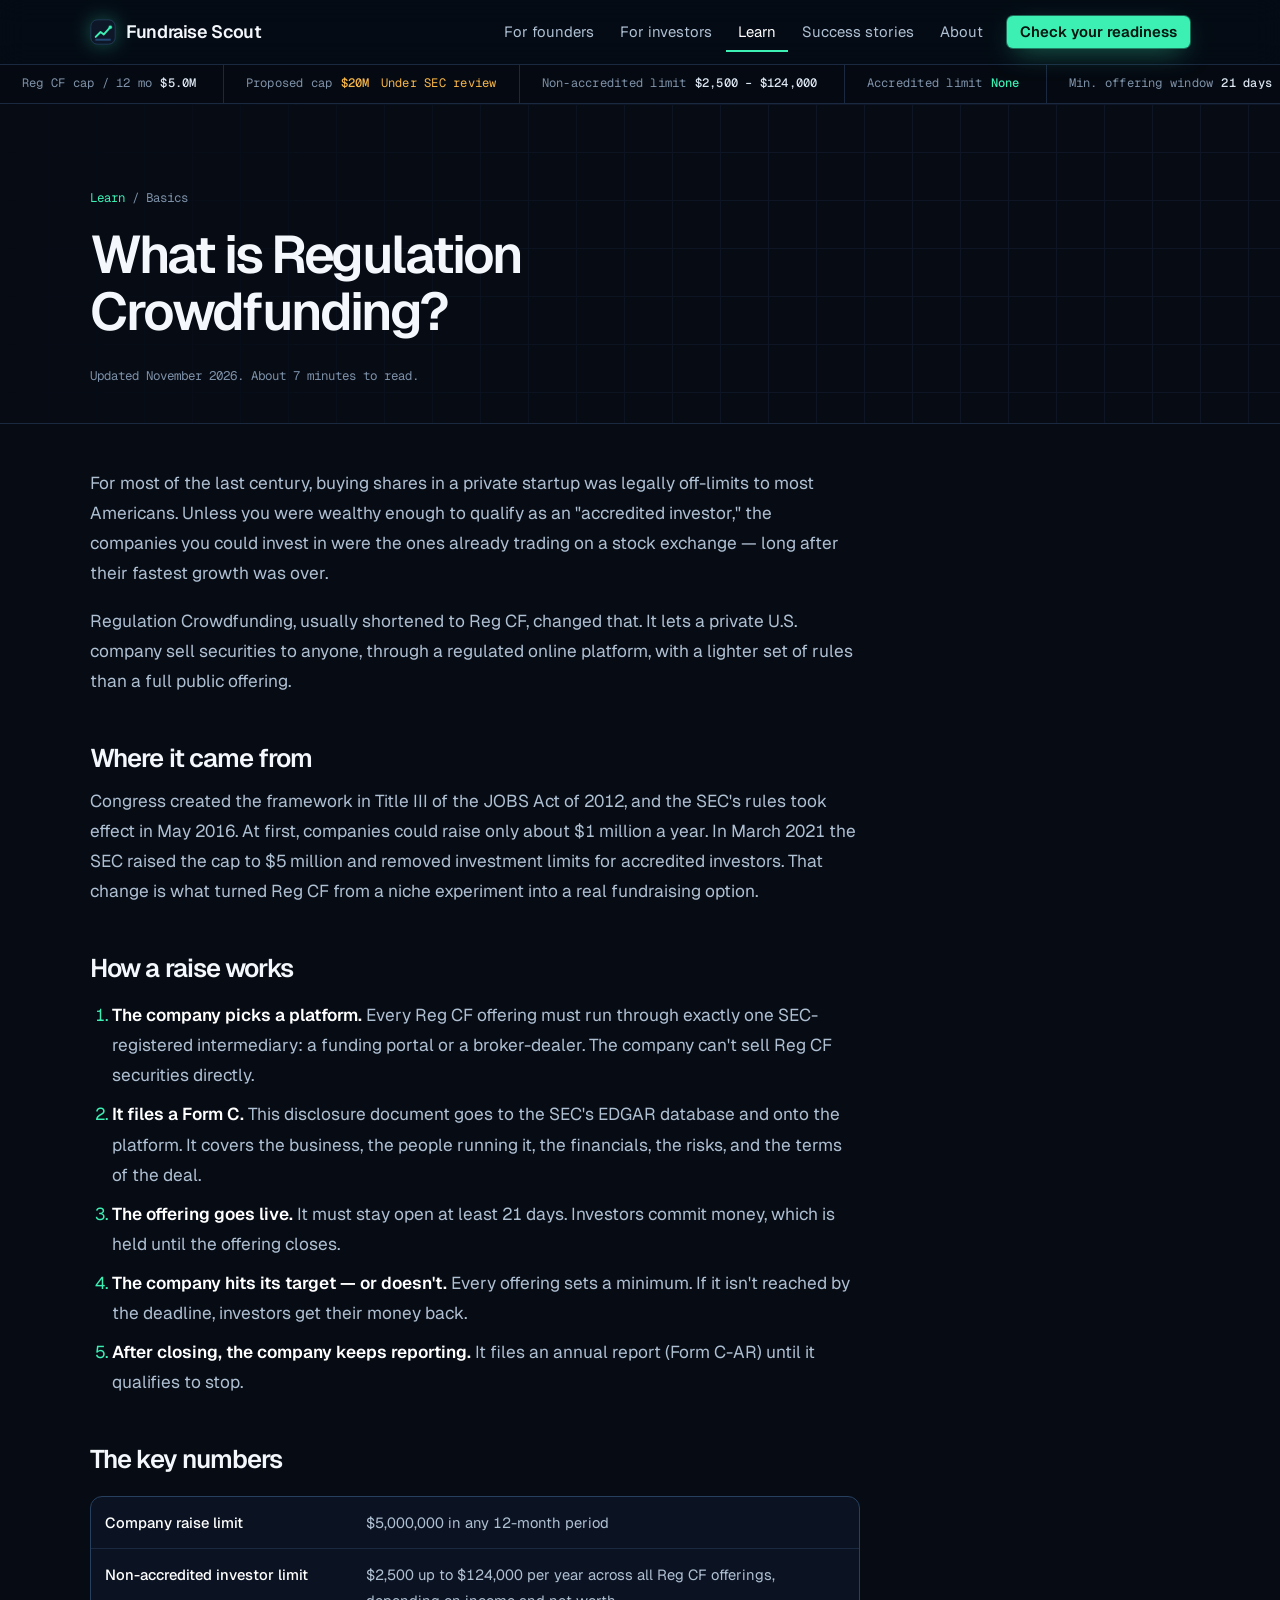
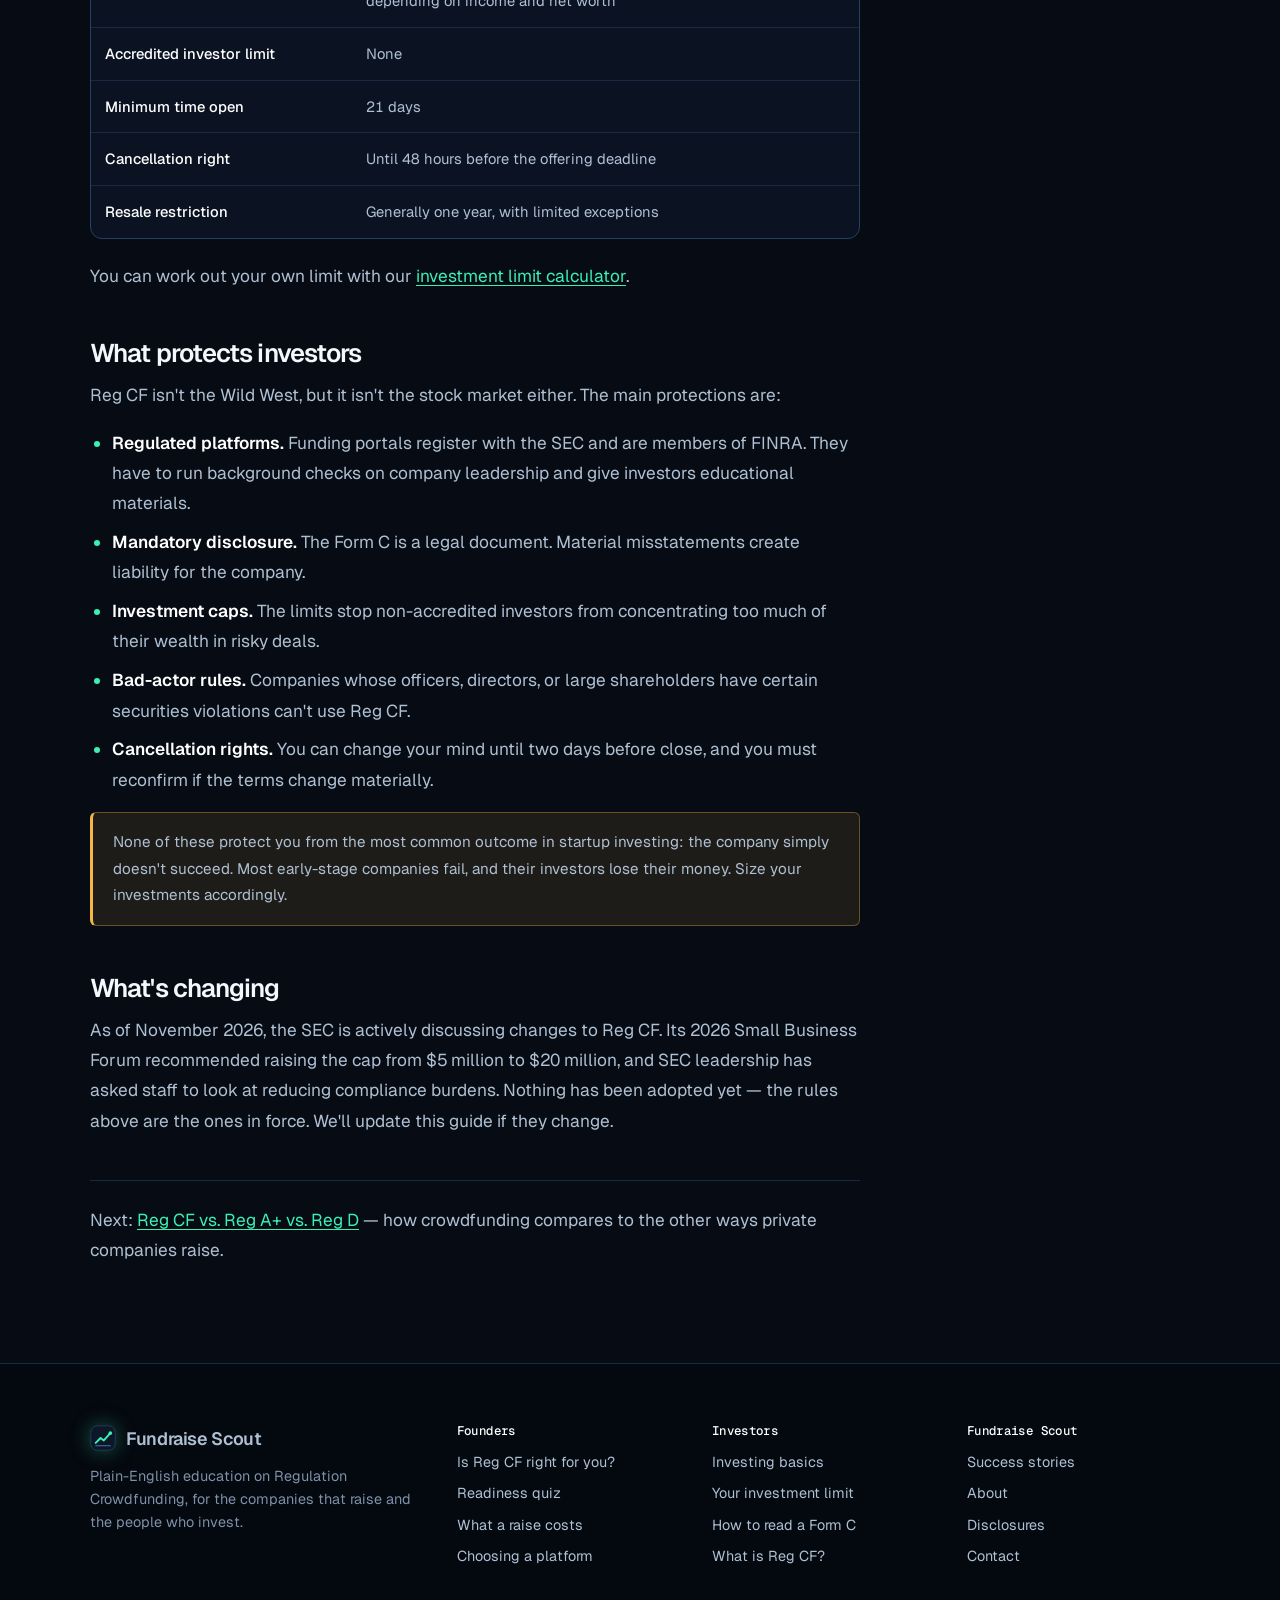
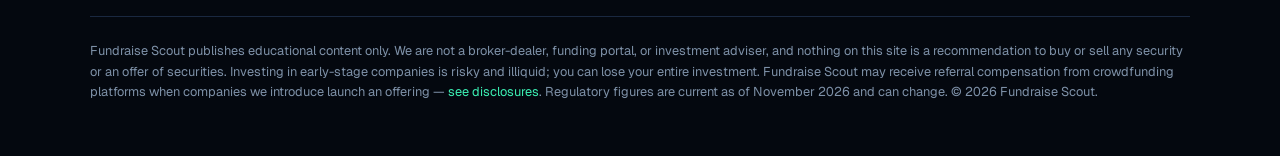
<file: learn/what-is-reg-cf.html>
<!doctype html>
<html lang="en">
<head>
<meta charset="utf-8">
<meta name="viewport" content="width=device-width, initial-scale=1">
<title>What Is Regulation Crowdfunding (Reg CF)? | Fundraise Scout</title>
<meta name="description" content="Regulation Crowdfunding explained: where it came from, how a Reg CF raise works, the $5M limit, investor limits, and the protections for investors.">
<link rel="canonical" href="https://www.fundraisescout.com/learn/what-is-reg-cf">

<meta property="og:site_name" content="Fundraise Scout">
<meta property="og:title" content="What Is Regulation Crowdfunding (Reg CF)?">
<meta property="og:description" content="Regulation Crowdfunding explained: where it came from, how a Reg CF raise works, the $5M limit, investor limits, and the protections for investors.">
<meta property="og:type" content="article">
<meta property="og:url" content="https://www.fundraisescout.com/learn/what-is-reg-cf">
<meta property="og:image" content="https://www.fundraisescout.com/assets/og-image.png">
<meta property="og:image:width" content="1200">
<meta property="og:image:height" content="630">
<meta property="og:image:alt" content="Fundraise Scout: Regulation Crowdfunding, explained">
<meta property="og:locale" content="en_US">
<meta property="article:published_time" content="2026-11-03">
<meta property="article:modified_time" content="2026-11-08">
<meta name="twitter:card" content="summary_large_image">
<meta name="twitter:title" content="What Is Regulation Crowdfunding (Reg CF)?">
<meta name="twitter:description" content="Regulation Crowdfunding explained: where it came from, how a Reg CF raise works, the $5M limit, investor limits, and the protections for investors.">
<meta name="twitter:image" content="https://www.fundraisescout.com/assets/og-image.png">
<meta name="theme-color" content="#060B14">
<link rel="icon" href="/assets/favicon.svg" type="image/svg+xml">
<link rel="icon" href="/assets/favicon-32.png" sizes="32x32" type="image/png">
<link rel="apple-touch-icon" href="/assets/apple-touch-icon.png">
<script type="application/ld+json">{"@context": "https://schema.org", "@graph": [{"@type": "BreadcrumbList", "itemListElement": [{"@type": "ListItem", "position": 1, "name": "Home", "item": "https://www.fundraisescout.com/"}, {"@type": "ListItem", "position": 2, "name": "Learn", "item": "https://www.fundraisescout.com/learn"}, {"@type": "ListItem", "position": 3, "name": "What Is Regulation Crowdfunding?", "item": "https://www.fundraisescout.com/learn/what-is-reg-cf"}]}, {"@type": "Article", "headline": "What is Regulation Crowdfunding?", "description": "Regulation Crowdfunding explained: where it came from, how a Reg CF raise works, the $5M limit, investor limits, and the protections for investors.", "datePublished": "2026-11-03", "dateModified": "2026-11-08", "author": {"@id": "https://www.fundraisescout.com/#org"}, "publisher": {"@type": "Organization", "@id": "https://www.fundraisescout.com/#org", "name": "Fundraise Scout", "url": "https://www.fundraisescout.com/", "logo": {"@type": "ImageObject", "url": "https://www.fundraisescout.com/assets/logo-512.png", "width": 512, "height": 512}, "description": "Plain-English education on Regulation Crowdfunding (Reg CF) for founders raising capital and the investors who back them."}, "image": "https://www.fundraisescout.com/assets/og-image.png", "mainEntityOfPage": "https://www.fundraisescout.com/learn/what-is-reg-cf", "inLanguage": "en-US"}]}</script>
<link rel="preconnect" href="https://fonts.googleapis.com">
<link rel="preconnect" href="https://fonts.gstatic.com" crossorigin>
<link href="https://fonts.googleapis.com/css2?family=Geist:wght@400;500;600;700&family=Geist+Mono:wght@400;500&display=swap" rel="stylesheet">
<link rel="stylesheet" href="/assets/styles.css">
<script src="/assets/config.js"></script>
<script>if(!(window.matchMedia&&matchMedia("(prefers-reduced-motion: reduce)").matches))document.documentElement.classList.add("js-motion")</script>
<script src="/assets/main.js" defer></script>
<script src="/assets/motion.js" defer></script>
</head>
<body>
<a class="skip" href="#main">Skip to content</a>
<header class="site-header">
  <div class="wrap">
    <a class="brand" href="/"><svg class="brand-mark" viewBox="0 0 32 32" aria-hidden="true"><rect x="1" y="1" width="30" height="30" rx="8" fill="#0D1727" stroke="#27405F"/><path d="M7 22 L13 16 L17 19 L25 10" fill="none" stroke="#3CF0B4" stroke-width="2.4" stroke-linecap="round" stroke-linejoin="round"/><circle cx="25" cy="10" r="2.2" fill="#3CF0B4"/><path d="M7 25.5 H25" stroke="#4DA3FF" stroke-width="1.2" stroke-linecap="round" opacity=".7"/></svg>Fundraise Scout</a>
    <button class="nav-toggle" aria-expanded="false" aria-controls="nav" aria-label="Menu">
      <svg width="20" height="20" viewBox="0 0 20 20" aria-hidden="true"><path d="M3 6h14M3 10h14M3 14h14" stroke="currentColor" stroke-width="1.8" stroke-linecap="round"/></svg>
    </button>
    <nav class="nav" id="nav" aria-label="Main"><a href="/founders">For founders</a><a href="/investors">For investors</a><a href="/learn" aria-current=page>Learn</a><a href="/stories">Success stories</a><a href="/about">About</a><a class="btn btn-primary btn-sm" href="/quiz">Check your readiness</a></nav>
  </div>
</header>
<div class="ticker" role="region" aria-label="Key Reg CF figures"><div class="ticker-track"><ul><li>Reg CF cap / 12 mo<b class="">$5.0M</b></li><li>Proposed cap<b class="pend">$20M</b> <span class="pend">Under SEC review</span></li><li>Non-accredited limit<b class="">$2,500 – $124,000</b></li><li>Accredited limit<b class="up">None</b></li><li>Min. offering window<b class="">21 days</b></li><li>Investor cancel window<b class="">48h before close</b></li><li>Resale restriction<b class="">12 months</b></li><li>Audit required above<b class="">$1.235M</b></li><li>Reg A+ Tier 2 cap<b class="">$75M</b></li></ul><ul aria-hidden="true"><li>Reg CF cap / 12 mo<b class="">$5.0M</b></li><li>Proposed cap<b class="pend">$20M</b> <span class="pend">Under SEC review</span></li><li>Non-accredited limit<b class="">$2,500 – $124,000</b></li><li>Accredited limit<b class="up">None</b></li><li>Min. offering window<b class="">21 days</b></li><li>Investor cancel window<b class="">48h before close</b></li><li>Resale restriction<b class="">12 months</b></li><li>Audit required above<b class="">$1.235M</b></li><li>Reg A+ Tier 2 cap<b class="">$75M</b></li></ul></div></div>
<main id="main">
<header class="article-head"><div class="wrap">
  <p class="crumb"><a href="/learn">Learn</a> / Basics</p>
  <h1>What is Regulation Crowdfunding?</h1>
  <p class="byline">Updated November 2026. About 7 minutes to read.</p>
</div></header>
<div class="wrap"><article class="prose">
<p>For most of the last century, buying shares in a private startup was legally off-limits to most Americans. Unless you were wealthy enough to qualify as an "accredited investor," the companies you could invest in were the ones already trading on a stock exchange — long after their fastest growth was over.</p>
<p>Regulation Crowdfunding, usually shortened to Reg CF, changed that. It lets a private U.S. company sell securities to anyone, through a regulated online platform, with a lighter set of rules than a full public offering.</p>

<h2>Where it came from</h2>
<p>Congress created the framework in Title III of the JOBS Act of 2012, and the SEC's rules took effect in May 2016. At first, companies could raise only about $1 million a year. In March 2021 the SEC raised the cap to $5 million and removed investment limits for accredited investors. That change is what turned Reg CF from a niche experiment into a real fundraising option.</p>

<h2>How a raise works</h2>
<ol>
  <li><strong>The company picks a platform.</strong> Every Reg CF offering must run through exactly one SEC-registered intermediary: a funding portal or a broker-dealer. The company can't sell Reg CF securities directly.</li>
  <li><strong>It files a Form C.</strong> This disclosure document goes to the SEC's EDGAR database and onto the platform. It covers the business, the people running it, the financials, the risks, and the terms of the deal.</li>
  <li><strong>The offering goes live.</strong> It must stay open at least 21 days. Investors commit money, which is held until the offering closes.</li>
  <li><strong>The company hits its target — or doesn't.</strong> Every offering sets a minimum. If it isn't reached by the deadline, investors get their money back.</li>
  <li><strong>After closing, the company keeps reporting.</strong> It files an annual report (Form C-AR) until it qualifies to stop.</li>
</ol>

<h2>The key numbers</h2>
<table class="facts">
  <tbody>
    <tr><td>Company raise limit</td><td>$5,000,000 in any 12-month period</td></tr>
    <tr><td>Non-accredited investor limit</td><td>$2,500 up to $124,000 per year across all Reg CF offerings, depending on income and net worth</td></tr>
    <tr><td>Accredited investor limit</td><td>None</td></tr>
    <tr><td>Minimum time open</td><td>21 days</td></tr>
    <tr><td>Cancellation right</td><td>Until 48 hours before the offering deadline</td></tr>
    <tr><td>Resale restriction</td><td>Generally one year, with limited exceptions</td></tr>
  </tbody>
</table>
<p>You can work out your own limit with our <a href="/investors#limit">investment limit calculator</a>.</p>

<h2>What protects investors</h2>
<p>Reg CF isn't the Wild West, but it isn't the stock market either. The main protections are:</p>
<ul>
  <li><strong>Regulated platforms.</strong> Funding portals register with the SEC and are members of FINRA. They have to run background checks on company leadership and give investors educational materials.</li>
  <li><strong>Mandatory disclosure.</strong> The Form C is a legal document. Material misstatements create liability for the company.</li>
  <li><strong>Investment caps.</strong> The limits stop non-accredited investors from concentrating too much of their wealth in risky deals.</li>
  <li><strong>Bad-actor rules.</strong> Companies whose officers, directors, or large shareholders have certain securities violations can't use Reg CF.</li>
  <li><strong>Cancellation rights.</strong> You can change your mind until two days before close, and you must reconfirm if the terms change materially.</li>
</ul>
<div class="callout"><p>None of these protect you from the most common outcome in startup investing: the company simply doesn't succeed. Most early-stage companies fail, and their investors lose their money. Size your investments accordingly.</p></div>

<h2>What's changing</h2>
<p>As of November 2026, the SEC is actively discussing changes to Reg CF. Its 2026 Small Business Forum recommended raising the cap from $5 million to $20 million, and SEC leadership has asked staff to look at reducing compliance burdens. Nothing has been adopted yet — the rules above are the ones in force. We'll update this guide if they change.</p>

<p class="next-read">Next: <a href="/learn/reg-cf-vs-reg-a-vs-reg-d">Reg CF vs. Reg A+ vs. Reg D</a> — how crowdfunding compares to the other ways private companies raise.</p>
</article></div>

</main>
<footer class="site-footer">
  <div class="wrap">
    <div class="foot-grid">
      <div>
        <a class="brand" href="/"><svg class="brand-mark" viewBox="0 0 32 32" aria-hidden="true"><rect x="1" y="1" width="30" height="30" rx="8" fill="#0D1727" stroke="#27405F"/><path d="M7 22 L13 16 L17 19 L25 10" fill="none" stroke="#3CF0B4" stroke-width="2.4" stroke-linecap="round" stroke-linejoin="round"/><circle cx="25" cy="10" r="2.2" fill="#3CF0B4"/><path d="M7 25.5 H25" stroke="#4DA3FF" stroke-width="1.2" stroke-linecap="round" opacity=".7"/></svg>Fundraise Scout</a>
        <p>Plain-English education on Regulation Crowdfunding, for the companies that raise and the people who invest.</p>
      </div>
      <div><h4>Founders</h4><ul>
        <li><a href="/founders">Is Reg CF right for you?</a></li>
        <li><a href="/quiz">Readiness quiz</a></li>
        <li><a href="/learn/cost-of-a-reg-cf-raise">What a raise costs</a></li>
        <li><a href="/learn/choosing-a-funding-portal">Choosing a platform</a></li></ul></div>
      <div><h4>Investors</h4><ul>
        <li><a href="/investors">Investing basics</a></li>
        <li><a href="/investors#limit">Your investment limit</a></li>
        <li><a href="/learn/how-to-read-a-form-c">How to read a Form C</a></li>
        <li><a href="/learn/what-is-reg-cf">What is Reg CF?</a></li></ul></div>
      <div><h4>Fundraise Scout</h4><ul>
        <li><a href="/stories">Success stories</a></li>
        <li><a href="/about">About</a></li>
        <li><a href="/about#disclosures">Disclosures</a></li>
        <li><a href="/about#contact">Contact</a></li></ul></div>
    </div>
    <p class="disclaimer">Fundraise Scout publishes educational content only. We are not a broker-dealer, funding portal, or investment adviser, and nothing on this site is a recommendation to buy or sell any security or an offer of securities. Investing in early-stage companies is risky and illiquid; you can lose your entire investment. Fundraise Scout may receive referral compensation from crowdfunding platforms when companies we introduce launch an offering — <a href="/about#disclosures">see disclosures</a>. Regulatory figures are current as of November 2026 and can change. &copy; <span data-year></span> Fundraise Scout.</p>
  </div>
</footer>
</body>
</html>
</file>
<file: assets/styles.css>
/* Fundraise Scout — terminal theme
   Deep navy-black, hairline grid, mint "up" signal, electric blue secondary */
:root {
  --bg: #060B14;
  --bg-2: #0A1322;
  --panel: rgba(13, 23, 39, .78);
  --panel-solid: #0D1727;
  --line: #1A2840;
  --line-2: #27405F;
  --text: #DCE6F2;
  --text-2: #AFC0D3;
  --muted: #7E91A8;
  --accent: #3CF0B4;
  --accent-dim: rgba(60, 240, 180, .12);
  --accent-ink: #04140E;
  --blue: #4DA3FF;
  --blue-dim: rgba(77, 163, 255, .12);
  --amber: #F5B547;
  --amber-dim: rgba(245, 181, 71, .1);
  --red: #FF7A6B;
  --focus: #4DA3FF;

  --sans: "Geist", "Inter", "Helvetica Neue", Arial, sans-serif;
  --mono: "Geist Mono", "JetBrains Mono", ui-monospace, Menlo, monospace;

  --wrap: 1180px;
  --gutter: clamp(16px, 4vw, 40px);
  --r-sm: 6px;
  --r-md: 12px;
}

*, *::before, *::after { box-sizing: border-box; }
html { -webkit-text-size-adjust: 100%; scroll-behavior: smooth; color-scheme: dark; }
@media (prefers-reduced-motion: reduce) { html { scroll-behavior: auto; } *, *::before, *::after { transition: none !important; animation: none !important; } }

body {
  margin: 0;
  background: var(--bg);
  color: var(--text);
  font-family: var(--sans);
  font-size: 16.5px;
  line-height: 1.62;
  font-feature-settings: "tnum" 1;
  -webkit-font-smoothing: antialiased;
}
img, svg { max-width: 100%; display: block; }
a { color: var(--accent); text-underline-offset: 3px; text-decoration-thickness: 1px; }
a:hover { color: #7FF7CE; }
:focus-visible { outline: 2px solid var(--focus); outline-offset: 3px; border-radius: 3px; }
::selection { background: var(--accent); color: var(--accent-ink); }

h1, h2, h3, h4 { font-family: var(--sans); color: #F4F8FC; line-height: 1.08; letter-spacing: -0.025em; margin: 0 0 .5em; font-weight: 600; }
h1 { font-size: clamp(2.4rem, 5.4vw, 4.3rem); letter-spacing: -0.045em; font-weight: 600; }
h2 { font-size: clamp(1.7rem, 3.2vw, 2.5rem); letter-spacing: -0.035em; }
h3 { font-size: 1.22rem; letter-spacing: -0.015em; }
h4 { font-size: 1rem; }
p { margin: 0 0 1em; }
.lede { font-size: clamp(1.06rem, 1.5vw, 1.22rem); color: var(--text-2); max-width: 60ch; }
.muted { color: var(--muted); }
.small { font-size: .88rem; }
.mono, .sizer-amount, .score-num, .calc-out .big, .when, .tag, .quiz-count, .byline, .crumb, .tier-bar, .sizer-scale, .ledger-row dd { font-family: var(--mono); }

.wrap { max-width: var(--wrap); margin: 0 auto; padding: 0 var(--gutter); }
.section { padding: clamp(60px, 8vw, 110px) 0; position: relative; }
.section + .section { border-top: 1px solid var(--line); }
.section--tint { background: var(--bg-2); }
.section--ink { background: radial-gradient(80% 140% at 85% 0%, rgba(60,240,180,.14), transparent 60%), radial-gradient(70% 120% at 0% 100%, rgba(77,163,255,.14), transparent 60%), #08111F; border-top: 1px solid var(--line-2) !important; border-bottom: 1px solid var(--line-2); }
.section-head { max-width: 700px; margin-bottom: 44px; }

.skip { position: absolute; left: -999px; top: 8px; background: var(--accent); color: var(--accent-ink); padding: 8px 14px; z-index: 100; border-radius: var(--r-sm); }
.skip:focus { left: 8px; }

/* Header */
.site-header { position: sticky; top: 0; z-index: 50; background: rgba(6, 11, 20, .82); backdrop-filter: saturate(1.6) blur(14px); -webkit-backdrop-filter: saturate(1.6) blur(14px); border-bottom: 1px solid var(--line); }
.site-header .wrap { display: flex; align-items: center; gap: 24px; height: 64px; }
.brand { display: flex; align-items: center; gap: 10px; text-decoration: none; color: #F4F8FC; font-weight: 600; font-size: 1.12rem; letter-spacing: -0.02em; }
.brand:hover { color: #fff; }
.brand-mark { width: 26px; height: 26px; flex: none; filter: drop-shadow(0 0 10px rgba(60,240,180,.35)); }
.nav { display: flex; gap: 2px; margin-left: auto; align-items: center; }
.nav a { color: var(--text-2); text-decoration: none; font-size: .93rem; padding: 8px 12px; border-radius: var(--r-sm); }
.nav a:hover { color: #fff; background: rgba(255,255,255,.05); }
.nav a[aria-current="page"] { color: #fff; box-shadow: inset 0 -2px 0 var(--accent); border-radius: 0; }
.nav .btn { margin-left: 10px; }
.nav a.btn-primary, .nav a.btn-primary:hover { color: var(--accent-ink); }
.nav-toggle { display: none; margin-left: auto; background: none; border: 1px solid var(--line-2); border-radius: var(--r-sm); width: 42px; height: 38px; cursor: pointer; color: var(--text); }
@media (max-width: 880px) {
  .nav-toggle { display: grid; place-items: center; }
  .nav { display: none; position: absolute; top: 64px; left: 0; right: 0; background: var(--bg); border-bottom: 1px solid var(--line); flex-direction: column; align-items: stretch; padding: 8px var(--gutter) 16px; gap: 2px; }
  .nav.open { display: flex; }
  .nav a { padding: 12px 8px; }
  .nav a[aria-current="page"] { box-shadow: inset 3px 0 0 var(--accent); padding-left: 14px; }
  .nav .btn { margin: 8px 0 0; text-align: center; }
}

/* Ticker */
.ticker { border-bottom: 1px solid var(--line); background: #050911; overflow: hidden; font-family: var(--mono); font-size: .76rem; color: var(--muted); white-space: nowrap; }
.ticker-track { display: inline-flex; animation: tick 60s linear infinite; }
.ticker:hover .ticker-track { animation-play-state: paused; }
.ticker-track ul { display: inline-flex; list-style: none; margin: 0; padding: 0; }
.ticker li { padding: 9px 22px; border-right: 1px solid var(--line); letter-spacing: .02em; }
.ticker b { color: var(--text); font-weight: 500; margin-left: 8px; }
.ticker .up { color: var(--accent); }
.ticker .pend { color: var(--amber); }
@keyframes tick { from { transform: translateX(0); } to { transform: translateX(-50%); } }

/* Buttons */
.btn { display: inline-flex; align-items: center; justify-content: center; gap: 8px; font: 600 .95rem/1 var(--sans); padding: 13px 20px; border-radius: var(--r-sm); border: 1px solid transparent; text-decoration: none; cursor: pointer; transition: background .15s, border-color .15s, color .15s, box-shadow .15s; }
.btn-primary { background: var(--accent); color: var(--accent-ink); box-shadow: 0 0 0 1px rgba(60,240,180,.4), 0 8px 28px -8px rgba(60,240,180,.55); }
.btn-primary:hover { background: #6DF5C8; color: var(--accent-ink); box-shadow: 0 0 0 1px rgba(60,240,180,.6), 0 10px 34px -6px rgba(60,240,180,.7); }
.btn-primary:disabled { opacity: .45; cursor: not-allowed; box-shadow: none; }
.btn-ghost { background: rgba(255,255,255,.02); color: var(--text); border-color: var(--line-2); }
.btn-ghost:hover { border-color: var(--text-2); color: #fff; background: rgba(255,255,255,.05); }
.btn-sm { padding: 9px 14px; font-size: .88rem; }
.btn-row { display: flex; flex-wrap: wrap; gap: 12px; }

/* Hero */
.hero { position: relative; padding: clamp(56px, 8vw, 104px) 0 clamp(64px, 8vw, 112px); overflow: hidden; }
.hero::before { content: ""; position: absolute; inset: 0; pointer-events: none;
  background-image: linear-gradient(var(--line) 1px, transparent 1px), linear-gradient(90deg, var(--line) 1px, transparent 1px);
  background-size: 56px 56px; opacity: .55;
  -webkit-mask-image: radial-gradient(70% 80% at 65% 40%, #000 20%, transparent 75%); mask-image: radial-gradient(70% 80% at 65% 40%, #000 20%, transparent 75%); }
.hero::after { content: ""; position: absolute; width: 720px; height: 720px; right: -160px; top: -260px; pointer-events: none;
  background: radial-gradient(closest-side, rgba(60,240,180,.18), rgba(77,163,255,.08) 55%, transparent); filter: blur(10px); }
.hero > .wrap { position: relative; z-index: 1; }
.hero-grid { display: grid; grid-template-columns: 1.05fr 1fr; gap: clamp(36px, 5vw, 76px); align-items: center; }
@media (max-width: 980px) { .hero-grid { grid-template-columns: 1fr; } }
.hero h1 { max-width: 13ch; background: linear-gradient(180deg, #FFFFFF 30%, #A9BCD2); -webkit-background-clip: text; background-clip: text; color: transparent; }
.hero .lede { margin-bottom: 30px; }
.hero-note { margin-top: 18px; font-size: .85rem; color: var(--muted); font-family: var(--mono); }
.status { display: inline-flex; align-items: center; gap: 8px; font-family: var(--mono); font-size: .78rem; color: var(--text-2); border: 1px solid var(--line-2); background: rgba(255,255,255,.02); padding: 6px 12px; border-radius: 99px; margin-bottom: 22px; }
.status::before { content: ""; width: 7px; height: 7px; border-radius: 50%; background: var(--accent); box-shadow: 0 0 0 3px rgba(60,240,180,.18), 0 0 10px var(--accent); animation: pulse 2.4s ease-in-out infinite; }
@keyframes pulse { 50% { opacity: .45; } }

/* Panels */
.panel, .sizer, .split, .callout { backdrop-filter: blur(8px); -webkit-backdrop-filter: blur(8px); }
.panel { background: var(--panel); border: 1px solid var(--line-2); border-radius: var(--r-md); padding: clamp(22px, 3vw, 32px); box-shadow: inset 0 1px 0 rgba(255,255,255,.04); }

/* Raise sizer — the signature terminal */
.sizer { position: relative; background: linear-gradient(180deg, rgba(16,28,48,.92), rgba(9,17,30,.92)); border: 1px solid var(--line-2); border-radius: var(--r-md); overflow: hidden;
  box-shadow: inset 0 1px 0 rgba(255,255,255,.06), 0 0 0 1px rgba(60,240,180,.06), 0 30px 80px -30px rgba(60,240,180,.28), 0 40px 80px -40px rgba(0,0,0,.9); }
.sizer::before { content: ""; position: absolute; left: 0; right: 0; top: 0; height: 1px; background: linear-gradient(90deg, transparent, var(--accent), transparent); opacity: .7; }
.sizer-head { display: flex; justify-content: space-between; align-items: center; padding: 14px 20px; gap: 12px; border-bottom: 1px solid var(--line); background: rgba(0,0,0,.18); }
.sizer-head h2 { font-size: .95rem; margin: 0; letter-spacing: -0.005em; color: var(--text); display: flex; align-items: center; gap: 10px; }
.sizer-head h2::before { content: ""; width: 7px; height: 7px; border-radius: 50%; background: var(--accent); box-shadow: 0 0 8px var(--accent); }
.sizer-head span { font-size: .76rem; color: var(--muted); font-family: var(--mono); }
.sizer-amount { padding: 20px 20px 4px; font-size: clamp(2.3rem, 5vw, 3.2rem); font-weight: 500; letter-spacing: -0.04em; color: #fff; text-shadow: 0 0 28px rgba(60,240,180,.35); }
.sizer-range { padding: 8px 20px 4px; }
.sizer-scale { display: flex; justify-content: space-between; font-size: .72rem; color: var(--muted); padding: 0 20px; }
.sizer-toggle { display: flex; align-items: center; gap: 10px; padding: 14px 20px; font-size: .9rem; color: var(--text-2); }
.sizer-toggle input { width: 16px; height: 16px; accent-color: var(--accent); }
.ledger { border-top: 1px solid var(--line); margin: 0; }
.ledger-row { display: grid; grid-template-columns: 1fr auto; gap: 16px; padding: 12px 20px; border-bottom: 1px solid var(--line); font-size: .92rem; }
.ledger-row:last-child { border-bottom: 0; }
.ledger-row dt { color: var(--muted); }
.ledger-row dd { margin: 0; text-align: right; color: #fff; font-size: .9rem; }
.ledger-row:last-child dd { color: var(--accent); }
.tier-bar { display: grid; grid-template-columns: repeat(4, 1fr); gap: 4px; padding: 16px 20px 18px; background: rgba(0,0,0,.22); border-top: 1px solid var(--line); }
.tier-bar div { font-size: .66rem; line-height: 1.35; color: var(--muted); padding-top: 9px; border-top: 3px solid var(--line-2); transition: border-color .2s, color .2s, box-shadow .2s; }
.tier-bar div.on { border-color: var(--accent); color: var(--text); box-shadow: 0 -6px 14px -8px var(--accent); }

/* Range input */
input[type=range] { -webkit-appearance: none; appearance: none; width: 100%; height: 28px; background: transparent; cursor: pointer; }
input[type=range]::-webkit-slider-runnable-track { height: 4px; border-radius: 2px; background: linear-gradient(90deg, var(--accent) var(--pct, 0%), var(--line-2) var(--pct, 0%)); }
input[type=range]::-moz-range-track { height: 4px; border-radius: 2px; background: var(--line-2); }
input[type=range]::-moz-range-progress { height: 4px; border-radius: 2px; background: var(--accent); }
input[type=range]::-webkit-slider-thumb { -webkit-appearance: none; width: 18px; height: 18px; margin-top: -7px; border-radius: 50%; background: #fff; border: 3px solid var(--accent); box-shadow: 0 0 0 4px rgba(60,240,180,.18), 0 0 14px var(--accent); }
input[type=range]::-moz-range-thumb { width: 14px; height: 14px; border-radius: 50%; background: #fff; border: 3px solid var(--accent); box-shadow: 0 0 14px var(--accent); }

/* Audience split */
.split { display: grid; grid-template-columns: 1fr 1fr; border: 1px solid var(--line-2); border-radius: var(--r-md); overflow: hidden; background: var(--panel); }
.split > div { padding: clamp(28px, 4vw, 48px); position: relative; }
.split > div + div { border-left: 1px solid var(--line-2); }
.split > div:first-child::before, .split > div + div::before { content: ""; position: absolute; left: 0; right: 0; top: 0; height: 2px; }
.split > div:first-child::before { background: linear-gradient(90deg, var(--accent), transparent); }
.split > div + div::before { background: linear-gradient(90deg, var(--blue), transparent); }
@media (max-width: 760px) { .split { grid-template-columns: 1fr; } .split > div + div { border-left: 0; border-top: 1px solid var(--line-2); } }
.split h3 { font-size: 1.5rem; }
.checklist { list-style: none; padding: 0; margin: 0 0 24px; }
.checklist li { position: relative; padding: 9px 0 9px 28px; border-bottom: 1px solid var(--line); color: var(--text-2); }
.checklist li::before { content: ""; position: absolute; left: 2px; top: 16px; width: 11px; height: 6px; border-left: 2px solid var(--accent); border-bottom: 2px solid var(--accent); transform: rotate(-45deg); }

/* Process steps (a real sequence) */
.steps { list-style: none; padding: 0; margin: 0; counter-reset: s; display: grid; grid-template-columns: repeat(5, 1fr); position: relative; }
.steps::before { content: ""; position: absolute; left: 15px; right: 0; top: 15px; height: 1px; background: linear-gradient(90deg, var(--accent), var(--blue) 60%, transparent); opacity: .6; }
.steps li { counter-increment: s; padding: 0 22px 8px 0; position: relative; }
.steps li::before { content: counter(s, decimal-leading-zero); font-family: var(--mono); font-size: .72rem; display: inline-grid; place-items: center; width: 32px; height: 32px; border-radius: 50%; background: var(--bg); border: 1px solid var(--accent); color: var(--accent); margin-bottom: 18px; position: relative; box-shadow: 0 0 14px -2px rgba(60,240,180,.5); }
.section--tint .steps li::before { background: var(--bg-2); }
.steps h3 { font-size: 1.06rem; margin-bottom: .35em; }
.steps p { font-size: .92rem; color: var(--text-2); }
.steps .when { font-size: .74rem; color: var(--accent); margin-bottom: 4px; }
@media (max-width: 980px) { .steps { grid-template-columns: 1fr 1fr; row-gap: 28px; } .steps::before { display: none; } }
@media (max-width: 560px) { .steps { grid-template-columns: 1fr; } .steps li { padding-right: 0; } }

/* Data tables */
.facts { width: 100%; border-collapse: collapse; font-size: .94rem; }
.facts th, .facts td { text-align: left; padding: 13px 14px; border-bottom: 1px solid var(--line); vertical-align: top; }
.facts thead th { font-family: var(--mono); font-weight: 500; color: var(--muted); font-size: .74rem; letter-spacing: .03em; background: rgba(255,255,255,.02); border-bottom-color: var(--line-2); }
.facts td { color: var(--text-2); }
.facts td:first-child { color: #fff; font-weight: 500; width: 34%; }
.facts tbody tr:hover td { background: rgba(77,163,255,.04); }
.table-scroll { overflow-x: auto; -webkit-overflow-scrolling: touch; border: 1px solid var(--line-2); border-radius: var(--r-md); background: var(--panel); }
.table-scroll .facts tr:last-child td { border-bottom: 0; }
.compare { min-width: 660px; }
.compare td:first-child { width: 20%; }
.compare td:nth-child(2) { color: var(--accent); }

/* Article list */
.articles { display: grid; grid-template-columns: repeat(3, 1fr); gap: 14px; }
.articles a { display: block; padding: 22px 22px 26px; text-decoration: none; color: var(--text); border: 1px solid var(--line-2); border-radius: var(--r-md); background: var(--panel); transition: border-color .15s, background .15s; }
.articles a:hover { border-color: var(--accent); background: rgba(60,240,180,.04); }
.articles .tag { font-size: .72rem; color: var(--accent); letter-spacing: .02em; }
.articles h3 { font-size: 1.14rem; margin: 10px 0 8px; }
.articles p { color: var(--muted); font-size: .92rem; margin: 0; }
@media (max-width: 900px) { .articles { grid-template-columns: 1fr 1fr; } }
@media (max-width: 600px) { .articles { grid-template-columns: 1fr; } }

/* Layout */
.cols { display: grid; grid-template-columns: 1fr 1fr; gap: clamp(28px, 5vw, 64px); }
.cols-wide { grid-template-columns: 1.3fr 1fr; }
@media (max-width: 880px) { .cols, .cols-wide { grid-template-columns: 1fr; } }

.callout { border: 1px solid rgba(245,181,71,.35); border-left: 3px solid var(--amber); background: var(--amber-dim); padding: 16px 20px; border-radius: var(--r-sm); font-size: .95rem; color: var(--text-2); }
.callout strong { color: #fff; }
.callout p:last-child { margin: 0; }
.callout--green { border-color: rgba(60,240,180,.35); border-left-color: var(--accent); background: var(--accent-dim); }

/* Forms */
form .field { margin-bottom: 16px; }
label { display: block; font-weight: 500; font-size: .88rem; margin-bottom: 6px; color: var(--text-2); }
input[type=text], input[type=email], input[type=url], input[type=number], select, textarea {
  width: 100%; font: inherit; font-size: 1rem; padding: 12px 14px; border: 1px solid var(--line-2); border-radius: var(--r-sm); background: rgba(3,8,15,.6); color: #fff; }
input::placeholder, textarea::placeholder { color: #55687F; }
input:focus, select:focus, textarea:focus { border-color: var(--accent); outline: none; box-shadow: 0 0 0 3px rgba(60,240,180,.15); }
select option { background: var(--panel-solid); }
textarea { min-height: 120px; resize: vertical; }
.field-row { display: grid; grid-template-columns: 1fr 1fr; gap: 16px; }
@media (max-width: 560px) { .field-row { grid-template-columns: 1fr; } }
.inline-form { display: flex; gap: 10px; flex-wrap: wrap; }
.inline-form input { flex: 1 1 240px; }
.form-msg { margin-top: 12px; font-size: .92rem; font-family: var(--mono); color: var(--accent); min-height: 1.2em; }
.form-msg.err { color: var(--red); }
.check { display: flex; gap: 10px; align-items: flex-start; font-weight: 400; font-size: .88rem; color: var(--text-2); }
.check input { margin-top: 4px; accent-color: var(--accent); width: 16px; height: 16px; flex: none; }
.hp { position: absolute; left: -5000px; }

/* Investor calculator */
.calc-out { margin-top: 20px; padding: 20px; background: rgba(0,0,0,.35); border: 1px solid rgba(60,240,180,.3); border-radius: var(--r-md); box-shadow: inset 0 0 40px -20px rgba(60,240,180,.4); }
.calc-out .big { font-size: 2.3rem; font-weight: 500; letter-spacing: -0.04em; line-height: 1.1; color: var(--accent); text-shadow: 0 0 24px rgba(60,240,180,.4); }
.calc-out p { color: var(--text-2); margin: 10px 0 0; font-size: .9rem; }

/* Quiz */
.quiz { max-width: 740px; margin: 0 auto; }
.quiz-progress { height: 3px; background: var(--line-2); border-radius: 2px; overflow: hidden; margin-bottom: 28px; }
.quiz-progress span { display: block; height: 100%; background: linear-gradient(90deg, var(--blue), var(--accent)); width: 0; transition: width .3s ease; box-shadow: 0 0 10px var(--accent); }
.quiz-count { font-size: .78rem; color: var(--accent); margin-bottom: 8px; }
.quiz h2 { font-size: clamp(1.4rem, 3vw, 1.95rem); }
.opts { display: grid; gap: 10px; margin: 24px 0 28px; }
.opt { display: flex; align-items: center; gap: 14px; text-align: left; width: 100%; font: inherit; padding: 16px 18px; background: var(--panel); border: 1px solid var(--line-2); border-radius: var(--r-sm); cursor: pointer; color: var(--text); transition: border-color .15s, background .15s; }
.opt:hover { border-color: var(--text-2); }
.opt[aria-pressed="true"] { border-color: var(--accent); background: var(--accent-dim); box-shadow: 0 0 0 1px rgba(60,240,180,.3), 0 0 24px -10px var(--accent); }
.opt .dot { width: 16px; height: 16px; border-radius: 50%; border: 1.5px solid var(--line-2); flex: none; }
.opt[aria-pressed="true"] .dot { border-color: var(--accent); background: radial-gradient(var(--accent) 42%, transparent 48%); }
.quiz-nav { display: flex; justify-content: space-between; gap: 12px; }
.score-band { display: flex; align-items: center; gap: 18px; margin-bottom: 18px; flex-wrap: wrap; }
.score-num { font-size: 3.8rem; font-weight: 500; letter-spacing: -0.05em; line-height: 1; color: #fff; text-shadow: 0 0 30px rgba(60,240,180,.35); }
.score-num small { font-size: 1.1rem; color: var(--muted); letter-spacing: 0; text-shadow: none; }
.verdict { display: inline-block; padding: 6px 12px; border-radius: 99px; font-family: var(--mono); font-size: .8rem; border: 1px solid; }
.verdict.go { background: var(--accent-dim); color: var(--accent); border-color: rgba(60,240,180,.4); }
.verdict.soon { background: var(--amber-dim); color: var(--amber); border-color: rgba(245,181,71,.4); }
.verdict.later { background: rgba(255,122,107,.1); color: var(--red); border-color: rgba(255,122,107,.4); }
.gaps { padding-left: 1.2em; color: var(--text-2); }
.gaps li { margin-bottom: 10px; }
.gaps li::marker { color: var(--accent); font-family: var(--mono); }
.gaps strong { color: #fff; }

/* Article */
.article-head { position: relative; padding: clamp(48px, 7vw, 84px) 0 36px; border-bottom: 1px solid var(--line); overflow: hidden; }
.article-head::before { content: ""; position: absolute; inset: 0; background-image: linear-gradient(var(--line) 1px, transparent 1px), linear-gradient(90deg, var(--line) 1px, transparent 1px); background-size: 48px 48px; opacity: .4; -webkit-mask-image: linear-gradient(90deg, transparent, #000 60%); mask-image: linear-gradient(90deg, transparent, #000 60%); pointer-events: none; }
.article-head .wrap { position: relative; }
.article-head h1 { font-size: clamp(2rem, 4.4vw, 3.3rem); max-width: 22ch; }
.crumb { font-size: .78rem; margin-bottom: 18px; color: var(--muted); }
.crumb a { color: var(--accent); text-decoration: none; }
.byline { font-size: .78rem; color: var(--muted); margin: 0; }
.prose { max-width: 70ch; font-size: 1.08rem; line-height: 1.75; padding: 44px 0 80px; color: var(--text-2); }
.prose strong { color: #fff; font-weight: 600; }
.prose h2 { font-size: 1.6rem; margin-top: 1.9em; }
.prose h3 { font-size: 1.2rem; margin-top: 1.5em; }
.prose ul, .prose ol { padding-left: 1.3em; }
.prose li { margin-bottom: .5em; }
.prose li::marker { color: var(--accent); }
.prose table { font-size: .92rem; margin: 1.5em 0; border: 1px solid var(--line-2); border-radius: var(--r-md); overflow: hidden; border-collapse: separate; border-spacing: 0; background: var(--panel); }
.prose .facts tr:last-child td { border-bottom: 0; }
.next-read { border-top: 1px solid var(--line); padding-top: 24px; margin-top: 44px; }

/* Footer */
.disclaimer { font-size: .8rem; color: var(--muted); line-height: 1.6; }
.site-footer { background: #04080F; color: var(--muted); padding: 60px 0 40px; font-size: .9rem; border-top: 1px solid var(--line); }
.site-footer a { color: var(--text-2); text-decoration: none; }
.site-footer a:hover { color: var(--accent); }
.foot-grid { display: grid; grid-template-columns: 1.5fr 1fr 1fr 1fr; gap: 32px; margin-bottom: 40px; }
.foot-grid h4 { color: #fff; font-size: .78rem; font-family: var(--mono); font-weight: 500; margin-bottom: 14px; letter-spacing: .03em; }
.foot-grid ul { list-style: none; padding: 0; margin: 0; }
.foot-grid li { margin-bottom: 8px; }
.site-footer .brand { margin-bottom: 12px; }
.site-footer .disclaimer { border-top: 1px solid var(--line); padding-top: 24px; }
.site-footer .disclaimer a { color: var(--accent); }
@media (max-width: 800px) { .foot-grid { grid-template-columns: 1fr 1fr; } }
@media (max-width: 480px) { .foot-grid { grid-template-columns: 1fr; } }

.mt-0 { margin-top: 0; } .mb-0 { margin-bottom: 0; } .mt-2 { margin-top: 24px; } .mt-3 { margin-top: 40px; }
.sr-only { position: absolute; width: 1px; height: 1px; padding: 0; margin: -1px; overflow: hidden; clip: rect(0,0,0,0); white-space: nowrap; border: 0; }

/* ---------- Motion ---------- */
.hero .flow { position: absolute; inset: 0; z-index: 0; pointer-events: none; }

/* Logo: chart line draws, then the endpoint lands */
.site-header .brand-mark path:nth-of-type(1) { stroke-dasharray: 30; stroke-dashoffset: 30; animation: draw 1.1s .15s cubic-bezier(.3,.7,.2,1) forwards; }
.site-header .brand-mark circle { transform-origin: 25px 10px; transform: scale(0); animation: land .35s 1.15s cubic-bezier(.3,1.6,.5,1) forwards; }
@keyframes draw { to { stroke-dashoffset: 0; } }
@keyframes land { to { transform: scale(1); } }

/* Sizer: ping when capital "arrives", scanline while booting */
.sizer { transition: box-shadow .5s ease, border-color .5s ease; }
.sizer.ping { animation: ping .6s ease-out; }
@keyframes ping { 0% { border-color: rgba(60,240,180,.75); box-shadow: inset 0 1px 0 rgba(255,255,255,.06), 0 0 0 1px rgba(60,240,180,.35), 0 30px 90px -26px rgba(60,240,180,.5), 0 40px 80px -40px rgba(0,0,0,.9); } 100% { } }
.sizer::after { content: ""; position: absolute; left: 0; right: 0; height: 60px; top: -60px; pointer-events: none; background: linear-gradient(180deg, transparent, rgba(60,240,180,.09), transparent); opacity: 0; }
.sizer.booting::after { opacity: 1; animation: scan 1.6s .3s ease-in-out; }
@keyframes scan { from { top: -60px; } to { top: 100%; } }
.sizer-amount { transition: text-shadow .3s; }
.sizer.booting .sizer-amount { text-shadow: 0 0 36px rgba(60,240,180,.6); }

/* Timeline: line draws, nodes light in sequence */
.js-motion .steps::before { transform: scaleX(0); transform-origin: left; transition: transform 1.6s cubic-bezier(.25,.7,.2,1); }
.js-motion .steps.drawn::before { transform: scaleX(1); }
.js-motion .steps li::before { border-color: var(--line-2); color: var(--muted); box-shadow: none; transition: border-color .35s, color .35s, box-shadow .5s; }
.js-motion .steps.drawn li::before { border-color: var(--accent); color: var(--accent); box-shadow: 0 0 14px -2px rgba(60,240,180,.5); }
.js-motion .steps .when { transition: color .35s; color: var(--muted); }
.js-motion .steps.drawn .when { color: var(--accent); }
.steps li:nth-child(1)::before, .steps li:nth-child(1) .when { transition-delay: .05s; }
.steps li:nth-child(2)::before, .steps li:nth-child(2) .when { transition-delay: .35s; }
.steps li:nth-child(3)::before, .steps li:nth-child(3) .when { transition-delay: .7s; }
.steps li:nth-child(4)::before, .steps li:nth-child(4) .when { transition-delay: 1.05s; }
.steps li:nth-child(5)::before, .steps li:nth-child(5) .when { transition-delay: 1.4s; }

/* Ticker quote flash */
.ticker b { border-radius: 3px; padding: 1px 4px; margin-left: 4px; }
.ticker b.flash { animation: flash 1.2s ease-out; }
@keyframes flash { 0% { background: rgba(60,240,180,.28); color: #fff; } 100% { background: transparent; } }

/* Pointer spotlight */
.spot { position: relative; }
.spot > * { position: relative; z-index: 1; }
.articles a.spot, .split > div.spot { overflow: hidden; }
.spot::after { content: ""; position: absolute; inset: 0; border-radius: inherit; pointer-events: none; z-index: 0; opacity: 0; transition: opacity .3s;
  background: radial-gradient(260px circle at var(--mx, 50%) var(--my, 50%), rgba(60,240,180,.09), transparent 65%); }
.spot:hover::after { opacity: 1; }
.sizer.spot::after { top: 0; height: auto; } /* sizer reuses ::after for spotlight after boot */
.sizer.booting.spot::after { background: linear-gradient(180deg, transparent, rgba(60,240,180,.09), transparent); height: 60px; top: -60px; }

/* CTA band: light slowly drifts */
.section--ink { background-size: 140% 140%, 140% 140%, auto; animation: drift 22s ease-in-out infinite alternate; }
@keyframes drift { from { background-position: 0% 0%, 100% 100%, 0 0; } to { background-position: 100% 30%, 0% 60%, 0 0; } }

/* ---------- Success stories ---------- */
.story-filters { display: flex; flex-wrap: wrap; gap: 8px; margin-bottom: 28px; }
.chip { font: 500 .86rem/1 var(--sans); padding: 9px 14px; border-radius: 99px; border: 1px solid var(--line-2); background: rgba(255,255,255,.02); color: var(--text-2); cursor: pointer; transition: border-color .15s, color .15s, background .15s; }
.chip:hover { color: #fff; border-color: var(--text-2); }
.chip[aria-pressed="true"] { background: var(--accent-dim); border-color: var(--accent); color: var(--accent); }
.stories { display: grid; grid-template-columns: 1fr 1fr; gap: 16px; }
@media (max-width: 900px) { .stories { grid-template-columns: 1fr; } }
.story { background: var(--panel); border: 1px solid var(--line-2); border-radius: var(--r-md); padding: clamp(22px, 3vw, 30px); display: flex; flex-direction: column; color: var(--text-2); font-size: .97rem; }
.story[hidden] { display: none; }
.story-top h3 { font-size: 1.6rem; margin: 12px 0 4px; }
.story-what { color: var(--muted); font-size: .9rem; margin: 0 0 18px; }
.story-outcome { display: inline-block; font-family: var(--mono); font-size: .74rem; padding: 5px 10px; border-radius: 99px; border: 1px solid rgba(77,163,255,.4); color: var(--blue); background: var(--blue-dim); }
.story-outcome.is-exit { border-color: rgba(60,240,180,.45); color: var(--accent); background: var(--accent-dim); }
.story-stats { display: grid; grid-template-columns: repeat(4, 1fr); margin: 0 0 18px; border: 1px solid var(--line); border-radius: var(--r-sm); background: rgba(0,0,0,.22); }
.story-stats div { padding: 10px 12px; }
.story-stats div + div { border-left: 1px solid var(--line); }
.story-stats dt { font-size: .7rem; color: var(--muted); font-family: var(--mono); }
.story-stats dd { margin: 2px 0 0; color: #fff; font-family: var(--mono); font-size: .98rem; white-space: nowrap; }
@media (max-width: 520px) { .story-stats { grid-template-columns: 1fr 1fr; } .story-stats div:nth-child(3) { border-left: 0; } .story-stats div:nth-child(n+3) { border-top: 1px solid var(--line); } }
.story strong { color: #fff; }
.story-lesson { border-left: 2px solid var(--accent); padding-left: 14px; color: var(--text); margin-top: 4px; }
.story-src { margin: auto 0 0; padding-top: 14px; border-top: 1px solid var(--line); font-size: .8rem; color: var(--muted); }
.story-src a { color: var(--text-2); }
.story-src a:hover { color: var(--accent); }
.odds { margin: 18px 0; border-top: 1px solid var(--line); }
.odds div { display: flex; justify-content: space-between; align-items: baseline; padding: 12px 0; border-bottom: 1px solid var(--line); }
.odds dt { color: var(--text-2); }
.odds dd { margin: 0; font-family: var(--mono); color: #fff; font-size: 1.15rem; }
.odds small { color: var(--muted); font-size: .8rem; }

/* Homepage proof strip */
.proof { display: grid; grid-template-columns: repeat(4, 1fr); border: 1px solid var(--line-2); border-radius: var(--r-md); overflow: hidden; background: var(--panel); }
.proof-item { display: flex; flex-direction: column; gap: 6px; padding: 24px 22px; text-decoration: none; color: var(--text-2); transition: background .15s; }
.proof-item + .proof-item { border-left: 1px solid var(--line-2); }
.proof-item:hover { background: rgba(60,240,180,.04); color: var(--text-2); }
.proof-num { font-family: var(--mono); font-size: 1.7rem; color: var(--accent); letter-spacing: -0.03em; text-shadow: 0 0 22px rgba(60,240,180,.35); }
.proof-name { color: #fff; font-weight: 600; }
.proof-txt { font-size: .9rem; }
@media (max-width: 900px) { .proof { grid-template-columns: 1fr 1fr; } .proof-item:nth-child(3) { border-left: 0; } .proof-item:nth-child(n+3) { border-top: 1px solid var(--line-2); } }
@media (max-width: 520px) { .proof { grid-template-columns: 1fr; } .proof-item + .proof-item { border-left: 0; border-top: 1px solid var(--line-2); } }

/* Story groups */
.story-group + .story-group { margin-top: 64px; }
.story-group[hidden] { display: none; }
.group-head { display: flex; flex-wrap: wrap; align-items: baseline; justify-content: space-between; gap: 6px 24px; margin-bottom: 20px; padding-bottom: 14px; border-bottom: 1px solid var(--line-2); }
.group-head h2 { margin: 0; font-size: clamp(1.4rem, 2.6vw, 1.9rem); }
.group-head p { margin: 0; max-width: 58ch; font-size: .95rem; }
.mainstreet-stats { display: grid; grid-template-columns: repeat(3, 1fr); gap: 0; margin-top: 16px; border: 1px solid var(--line-2); border-radius: var(--r-md); background: rgba(0,0,0,.2); }
.mainstreet-stats > div { padding: 18px 22px; display: flex; flex-direction: column; gap: 4px; }
.mainstreet-stats > div + div { border-left: 1px solid var(--line-2); }
.ms-num { font-family: var(--mono); font-size: 1.6rem; color: var(--accent); letter-spacing: -0.03em; }
.ms-lbl { font-size: .9rem; color: var(--text-2); }
.mainstreet-stats > p { grid-column: 1 / -1; margin: 0; padding: 10px 22px 14px; border-top: 1px solid var(--line); }
@media (max-width: 700px) { .mainstreet-stats { grid-template-columns: 1fr; } .mainstreet-stats > div + div { border-left: 0; border-top: 1px solid var(--line-2); } }
.as-h3 { font-size: 1.22rem; letter-spacing: -0.015em; }
</file>
